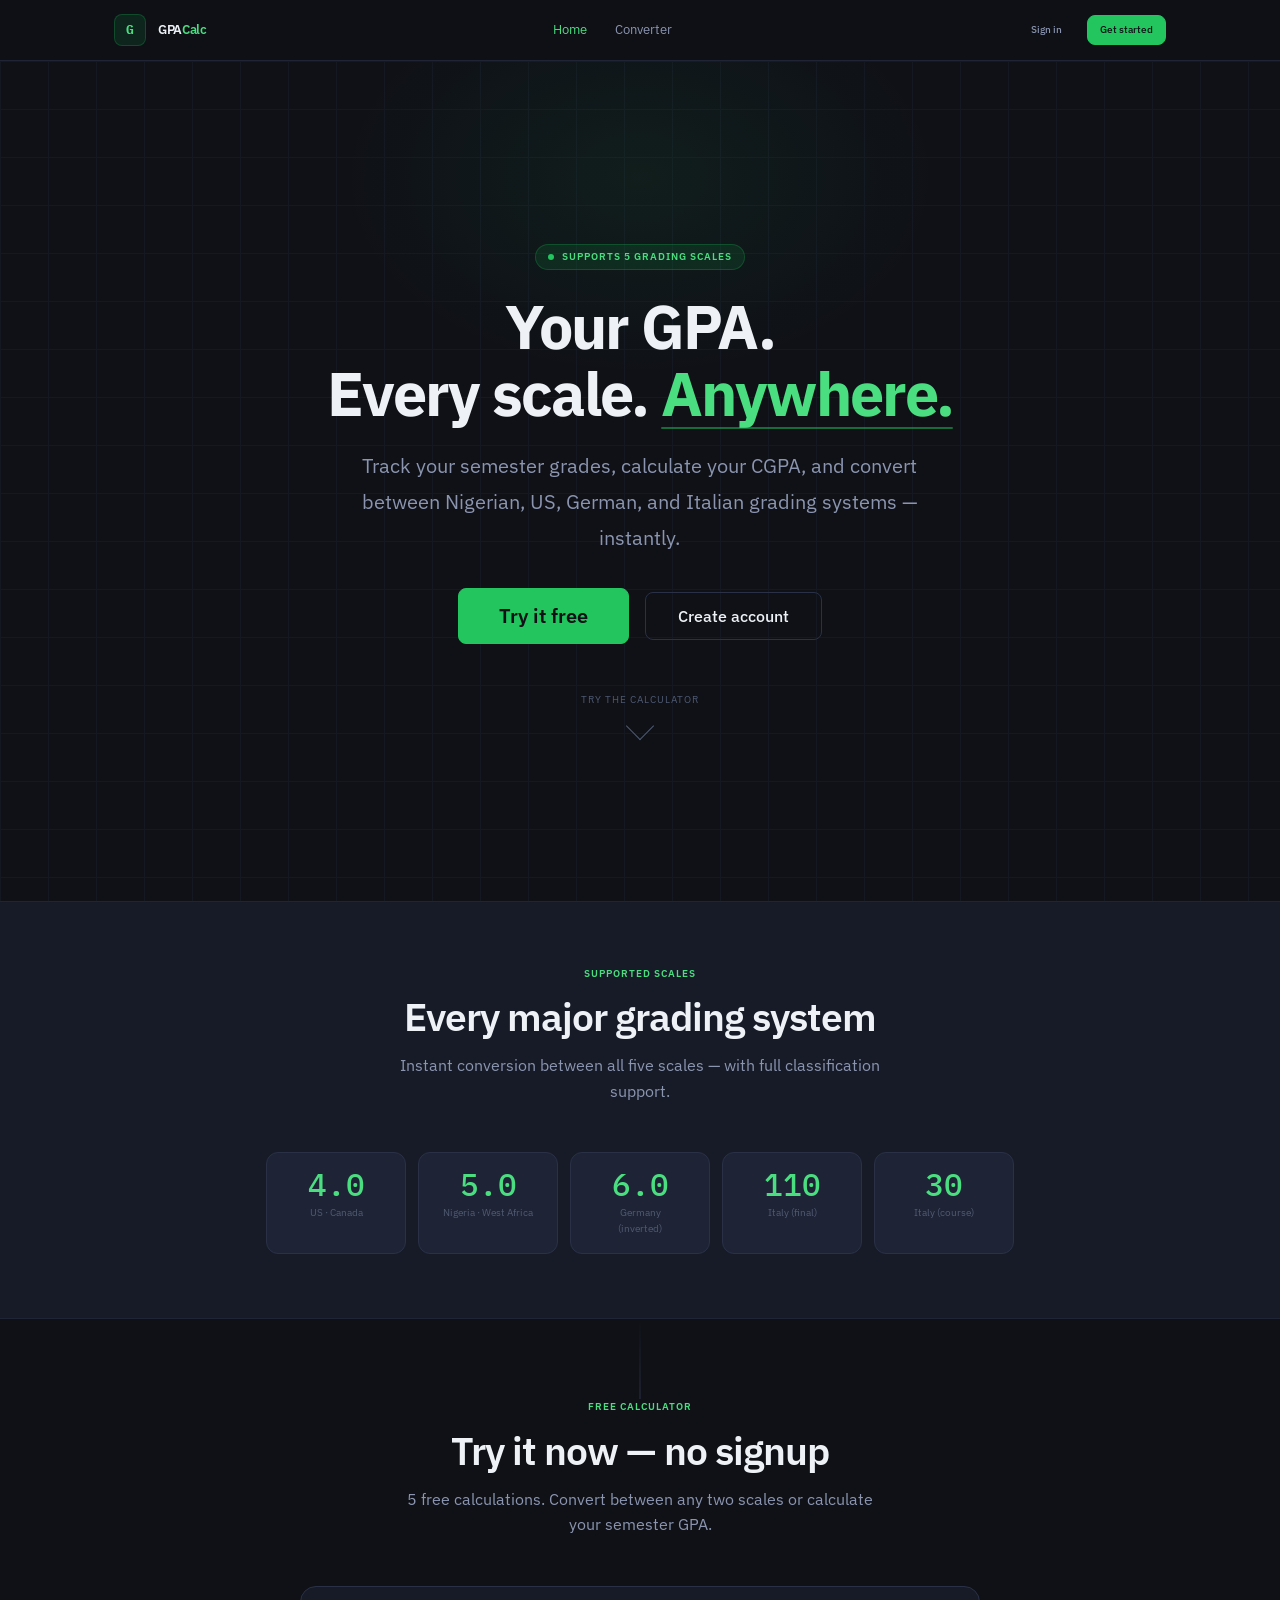
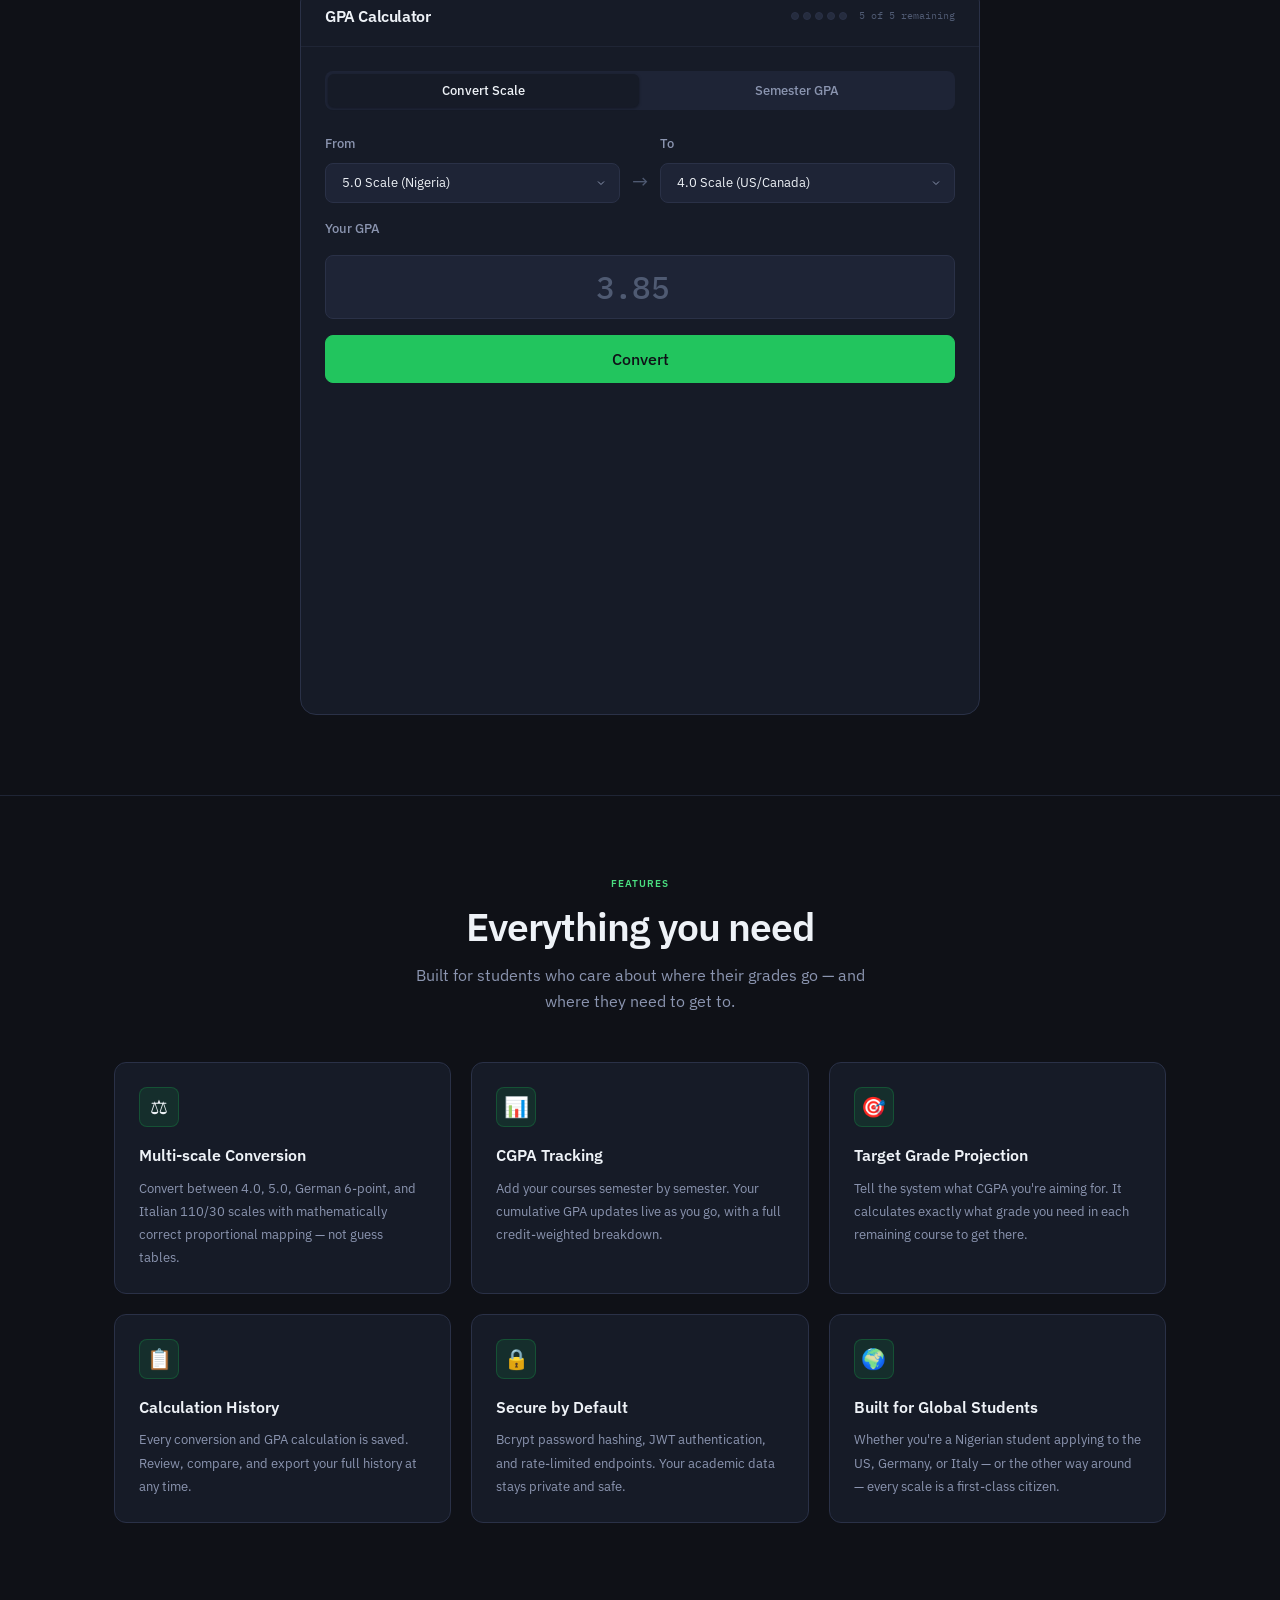
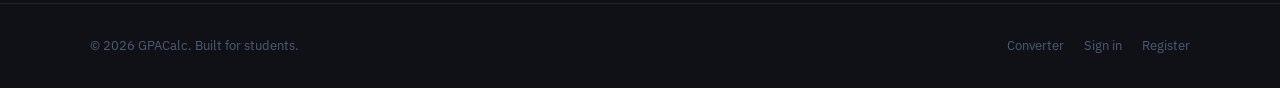
<file: frontend/index.html>
<!DOCTYPE html>
<html lang="en">
<head>
  <meta charset="UTF-8" />
  <meta name="viewport" content="width=device-width, initial-scale=1.0" />
  <title>GPA Calc — Track, Convert & Project Your GPA</title>
  <meta name="description" content="Calculate your CGPA, convert between grading scales, and project future grades. Built for Nigerian and international students." />
  <link rel="stylesheet" href="css/main.css" />
  <style>
    /* ── Landing-specific styles ── */

    /* Hero */
    .hero {
      min-height: calc(100vh - 60px);
      display: flex;
      flex-direction: column;
      align-items: center;
      justify-content: center;
      padding: var(--space-20) var(--space-6) var(--space-16);
      position: relative;
      overflow: hidden;
    }

    /* Subtle grid background */
    .hero::before {
      content: '';
      position: absolute;
      inset: 0;
      background-image:
        linear-gradient(var(--border-subtle) 1px, transparent 1px),
        linear-gradient(90deg, var(--border-subtle) 1px, transparent 1px);
      background-size: 48px 48px;
      opacity: 0.35;
      pointer-events: none;
    }

    /* Green radial glow behind hero */
    .hero::after {
      content: '';
      position: absolute;
      top: -10%;
      left: 50%;
      transform: translateX(-50%);
      width: 600px;
      height: 400px;
      background: radial-gradient(ellipse, rgba(34,197,94,0.07) 0%, transparent 70%);
      pointer-events: none;
    }

    .hero-inner {
      position: relative;
      z-index: 1;
      text-align: center;
      max-width: 720px;
    }

    .hero-eyebrow {
      display: inline-flex;
      align-items: center;
      gap: var(--space-2);
      padding: var(--space-1) var(--space-3);
      background: var(--accent-dim);
      border: 1px solid var(--accent-border);
      border-radius: var(--radius-full);
      font-size: var(--text-xs);
      font-weight: 600;
      letter-spacing: var(--tracking-wider);
      text-transform: uppercase;
      color: var(--accent-text);
      margin-bottom: var(--space-6);
    }

    .hero-eyebrow .dot {
      width: 6px;
      height: 6px;
      background: var(--accent);
      border-radius: 50%;
      animation: pulse 2s infinite;
    }

    .hero-title {
      font-size: clamp(2.2rem, 6vw, 3.8rem);
      font-weight: 700;
      line-height: 1.1;
      letter-spacing: -0.03em;
      color: var(--text-primary);
      margin-bottom: var(--space-5);
    }

    .hero-title .accent-word {
      color: var(--accent-text);
      position: relative;
    }

    .hero-title .accent-word::after {
      content: '';
      position: absolute;
      bottom: 4px;
      left: 0;
      right: 0;
      height: 2px;
      background: var(--accent);
      opacity: 0.5;
      border-radius: 2px;
    }

    .hero-sub {
      font-size: var(--text-md);
      color: var(--text-secondary);
      line-height: var(--leading-loose);
      margin-bottom: var(--space-8);
      max-width: 560px;
      margin-left: auto;
      margin-right: auto;
    }

    .hero-actions {
      display: flex;
      align-items: center;
      justify-content: center;
      gap: var(--space-4);
      flex-wrap: wrap;
    }

    .hero-scroll-hint {
      margin-top: var(--space-12);
      display: flex;
      flex-direction: column;
      align-items: center;
      gap: var(--space-2);
      color: var(--text-muted);
      font-size: var(--text-xs);
      letter-spacing: var(--tracking-wider);
      text-transform: uppercase;
      cursor: pointer;
      transition: color var(--transition-fast);
      animation: fadeIn 1s ease 1s both;
    }

    .hero-scroll-hint:hover { color: var(--text-secondary); }

    .scroll-arrow {
      width: 20px;
      height: 20px;
      border-right: 1.5px solid currentColor;
      border-bottom: 1.5px solid currentColor;
      transform: rotate(45deg);
      animation: bounce 2s infinite;
    }

    @keyframes bounce {
      0%, 100% { transform: rotate(45deg) translateY(0); }
      50%       { transform: rotate(45deg) translateY(4px); }
    }

    /* ── Guest calculator section ── */
    .calculator-section {
      padding: var(--space-20) var(--space-6);
      background: var(--bg-base);
      position: relative;
    }

    .calculator-section::before {
      content: '';
      position: absolute;
      top: 0;
      left: 50%;
      transform: translateX(-50%);
      width: 1px;
      height: var(--space-20);
      background: linear-gradient(to bottom, transparent, var(--border-default));
    }

    .section-heading {
      text-align: center;
      margin-bottom: var(--space-12);
    }

    .section-heading .section-label {
      font-size: var(--text-xs);
      font-weight: 600;
      letter-spacing: var(--tracking-wider);
      text-transform: uppercase;
      color: var(--accent-text);
      margin-bottom: var(--space-3);
    }

    .section-heading h2 {
      font-size: var(--text-2xl);
      letter-spacing: -0.025em;
      margin-bottom: var(--space-3);
    }

    .section-heading p {
      font-size: var(--text-base);
      color: var(--text-secondary);
      max-width: 480px;
      margin: 0 auto;
    }

    /* Guest calc card */
    .guest-calc-card {
      background: var(--bg-surface);
      border: 1px solid var(--border-default);
      border-radius: var(--radius-xl);
      overflow: hidden;
      max-width: 680px;
      margin: 0 auto;
    }

    .guest-calc-header {
      padding: var(--space-5) var(--space-6);
      border-bottom: 1px solid var(--border-subtle);
      display: flex;
      align-items: center;
      justify-content: space-between;
    }

    .guest-calc-header h3 {
      font-size: var(--text-base);
      font-weight: 600;
    }

    .guest-calc-body {
      padding: var(--space-6);
    }

    /* Tab switcher — Convert / Calculate */
    .calc-tabs {
      display: flex;
      background: var(--bg-elevated);
      border-radius: var(--radius-md);
      padding: 3px;
      margin-bottom: var(--space-6);
      gap: 3px;
    }

    .calc-tab {
      flex: 1;
      padding: var(--space-2) var(--space-3);
      border: none;
      background: transparent;
      border-radius: calc(var(--radius-md) - 2px);
      font-size: var(--text-sm);
      font-weight: 500;
      color: var(--text-secondary);
      cursor: pointer;
      transition: all var(--transition-fast);
    }

    .calc-tab.active {
      background: var(--bg-surface);
      color: var(--text-primary);
      box-shadow: var(--shadow-sm);
    }

    /* Convert tab */
    .tab-panel { display: none; }
    .tab-panel.active { display: block; }

    .convert-grid {
      display: grid;
      grid-template-columns: 1fr auto 1fr;
      gap: var(--space-3);
      align-items: end;
      margin-bottom: var(--space-4);
    }

    .convert-arrow {
      display: flex;
      align-items: center;
      justify-content: center;
      height: 40px;
      color: var(--text-muted);
      font-size: var(--text-md);
      padding-bottom: 2px;
      user-select: none;
    }

    .gpa-input-row {
      margin-bottom: var(--space-4);
    }

    .gpa-input-row .form-label {
      margin-bottom: var(--space-2);
    }

    /* Result */
    .calc-result {
      margin-top: var(--space-5);
      opacity: 0;
      transform: translateY(8px);
      transition: all var(--transition-base);
      pointer-events: none;
    }

    .calc-result.visible {
      opacity: 1;
      transform: translateY(0);
      pointer-events: all;
    }

    /* Conversion result table */
    .conversion-table {
      border: 1px solid var(--border-subtle);
      border-radius: var(--radius-md);
      overflow: hidden;
    }

    .conversion-table-row {
      display: grid;
      grid-template-columns: 1fr 1fr 1fr;
      padding: var(--space-3) var(--space-4);
      border-bottom: 1px solid var(--border-subtle);
      align-items: center;
      transition: background var(--transition-fast);
    }

    .conversion-table-row:last-child { border-bottom: none; }
    .conversion-table-row:hover { background: var(--bg-elevated); }

    .conversion-table-row.highlighted {
      background: var(--accent-dim);
      border-color: var(--accent-border);
    }

    .conversion-table-row.header {
      background: var(--bg-overlay);
      font-size: var(--text-xs);
      font-weight: 600;
      letter-spacing: var(--tracking-wider);
      text-transform: uppercase;
      color: var(--text-muted);
    }

    .ct-scale { font-size: var(--text-sm); color: var(--text-secondary); }
    .ct-value {
      font-family: var(--font-mono);
      font-size: var(--text-base);
      font-weight: 500;
      color: var(--text-primary);
    }
    .ct-value.accent { color: var(--accent-text); font-size: var(--text-md); }
    .ct-region { font-size: var(--text-xs); color: var(--text-muted); text-align: right; }

    /* Signup nudge — shown when 5 calcs used */
    .signup-nudge {
      margin-top: var(--space-5);
      padding: var(--space-5);
      background: var(--accent-dim);
      border: 1px solid var(--accent-border);
      border-radius: var(--radius-lg);
      display: none;
      animation: fadeUp 0.4s ease forwards;
    }

    .signup-nudge.visible { display: block; }

    .signup-nudge h4 {
      font-size: var(--text-base);
      margin-bottom: var(--space-2);
    }

    .signup-nudge p {
      font-size: var(--text-sm);
      color: var(--text-secondary);
      margin-bottom: var(--space-4);
    }

    .signup-nudge-actions {
      display: flex;
      gap: var(--space-3);
      flex-wrap: wrap;
    }

    /* ── Features section ── */
    .features-section {
      padding: var(--space-20) var(--space-6);
      border-top: 1px solid var(--border-subtle);
    }

    .features-grid {
      display: grid;
      grid-template-columns: repeat(3, 1fr);
      gap: var(--space-5);
      margin-top: var(--space-12);
    }

    .feature-card {
      padding: var(--space-6);
      background: var(--bg-surface);
      border: 1px solid var(--border-default);
      border-radius: var(--radius-lg);
      transition: border-color var(--transition-base), transform var(--transition-base);
    }

    .feature-card:hover {
      border-color: var(--accent-border);
      transform: translateY(-2px);
    }

    .feature-icon {
      width: 40px;
      height: 40px;
      background: var(--accent-dim);
      border: 1px solid var(--accent-border);
      border-radius: var(--radius-md);
      display: flex;
      align-items: center;
      justify-content: center;
      font-size: var(--text-md);
      margin-bottom: var(--space-4);
    }

    .feature-title {
      font-size: var(--text-base);
      font-weight: 600;
      color: var(--text-primary);
      margin-bottom: var(--space-2);
    }

    .feature-desc {
      font-size: var(--text-sm);
      color: var(--text-secondary);
      line-height: var(--leading-loose);
    }

    /* ── Scales section ── */
    .scales-section {
      padding: var(--space-16) var(--space-6);
      background: var(--bg-surface);
      border-top: 1px solid var(--border-subtle);
      border-bottom: 1px solid var(--border-subtle);
    }

    .scales-row {
      display: flex;
      gap: var(--space-3);
      flex-wrap: wrap;
      justify-content: center;
      margin-top: var(--space-8);
    }

    .scale-pill {
      display: flex;
      flex-direction: column;
      align-items: center;
      gap: var(--space-1);
      padding: var(--space-4) var(--space-6);
      background: var(--bg-elevated);
      border: 1px solid var(--border-default);
      border-radius: var(--radius-lg);
      min-width: 140px;
      transition: all var(--transition-fast);
    }

    .scale-pill:hover {
      border-color: var(--accent-border);
      background: var(--accent-dim);
    }

    .scale-pill .scale-value {
      font-family: var(--font-mono);
      font-size: var(--text-xl);
      font-weight: 500;
      color: var(--accent-text);
      line-height: 1;
    }

    .scale-pill .scale-name {
      font-size: var(--text-xs);
      color: var(--text-muted);
      text-align: center;
    }

    /* ── Footer ── */
    .site-footer {
      padding: var(--space-8) var(--space-6);
      border-top: 1px solid var(--border-subtle);
    }

    .footer-inner {
      max-width: var(--content-max);
      margin: 0 auto;
      display: flex;
      align-items: center;
      justify-content: space-between;
      flex-wrap: wrap;
      gap: var(--space-4);
    }

    .footer-copy {
      font-size: var(--text-sm);
      color: var(--text-muted);
    }

    .footer-links {
      display: flex;
      gap: var(--space-5);
    }

    .footer-links a {
      font-size: var(--text-sm);
      color: var(--text-muted);
      transition: color var(--transition-fast);
    }

    .footer-links a:hover { color: var(--text-secondary); }

    /* Entry animations */
    .hero-eyebrow  { animation: fadeUp 0.5s ease 0.1s both; }
    .hero-title    { animation: fadeUp 0.5s ease 0.2s both; }
    .hero-sub      { animation: fadeUp 0.5s ease 0.3s both; }
    .hero-actions  { animation: fadeUp 0.5s ease 0.4s both; }

    @media (max-width: 760px) {
      .features-grid { grid-template-columns: 1fr; }
      .convert-grid  { grid-template-columns: 1fr; }
      .convert-arrow { display: none; }
      .hero-title { font-size: 2rem; }
    }
  </style>
</head>
<body class="page-full">

  <!-- ═══════════════════════════════════════════
       TOP NAVIGATION
  ════════════════════════════════════════════ -->
  <nav class="nav-public">
    <div class="nav-public-inner">

      <!-- Logo -->
      <a href="index.html" class="sidebar-logo" style="border:none; padding:0; text-decoration:none;">
        <div class="logo-mark">
          <div class="logo-icon">G</div>
          <span class="logo-text">GPA<span>Calc</span></span>
        </div>
      </a>

      <!-- Nav links -->
      <div class="nav-public-links">
        <a href="index.html"     class="nav-public-link active">Home</a>
        <a href="converter.html" class="nav-public-link">Converter</a>
      </div>

      <!-- Auth actions -->
      <div class="nav-public-actions">
        <a href="auth.html" class="btn btn-ghost btn-sm">Sign in</a>
        <a href="auth?mode=register" class="btn btn-primary btn-sm">Get started</a>
      </div>

    </div>
  </nav>


  <!-- ═══════════════════════════════════════════
       HERO SECTION
  ════════════════════════════════════════════ -->
  <section class="hero">
    <div class="hero-inner">

      <div class="hero-eyebrow">
        <span class="dot"></span>
        Supports 5 grading scales
      </div>

      <h1 class="hero-title">
        Your GPA.<br>
        Every scale. <span class="accent-word">Anywhere.</span>
      </h1>

      <p class="hero-sub">
        Track your semester grades, calculate your CGPA, and convert between Nigerian,
        US, German, and Italian grading systems — instantly.
      </p>

      <div class="hero-actions">
        <a href="#calculator" class="btn btn-primary btn-xl" id="try-free-btn">
          Try it free
        </a>
        <a href="auth?mode=register" class="btn btn-secondary btn-lg">
          Create account
        </a>
      </div>

    </div>

    <div class="hero-scroll-hint" onclick="document.getElementById('calculator').scrollIntoView({behavior:'smooth'})">
      <span>Try the calculator</span>
      <span class="scroll-arrow"></span>
    </div>
  </section>


  <!-- ═══════════════════════════════════════════
       SCALES STRIP
  ════════════════════════════════════════════ -->
  <section class="scales-section">
    <div class="container">
      <div class="section-heading">
        <div class="section-label">Supported Scales</div>
        <h2>Every major grading system</h2>
        <p>Instant conversion between all five scales — with full classification support.</p>
      </div>

      <div class="scales-row">
        <div class="scale-pill">
          <span class="scale-value">4.0</span>
          <span class="scale-name">US · Canada</span>
        </div>
        <div class="scale-pill">
          <span class="scale-value">5.0</span>
          <span class="scale-name">Nigeria · West Africa</span>
        </div>
        <div class="scale-pill">
          <span class="scale-value">6.0</span>
          <span class="scale-name">Germany<br>(inverted)</span>
        </div>
        <div class="scale-pill">
          <span class="scale-value">110</span>
          <span class="scale-name">Italy (final)</span>
        </div>
        <div class="scale-pill">
          <span class="scale-value">30</span>
          <span class="scale-name">Italy (course)</span>
        </div>
      </div>
    </div>
  </section>


  <!-- ═══════════════════════════════════════════
       GUEST CALCULATOR
  ════════════════════════════════════════════ -->
  <section class="calculator-section" id="calculator">
    <div class="container">

      <div class="section-heading">
        <div class="section-label">Free Calculator</div>
        <h2>Try it now — no signup</h2>
        <p>5 free calculations. Convert between any two scales or calculate your semester GPA.</p>
      </div>

      <div class="guest-calc-card">

        <!-- Card header with usage meter -->
        <div class="guest-calc-header">
          <h3>GPA Calculator</h3>
          <div id="calc-meter-container">
            <!-- populated by JS -->
          </div>
        </div>

        <div class="guest-calc-body">

          <!-- Tab switcher -->
          <div class="calc-tabs">
            <button class="calc-tab active" data-tab="convert">Convert Scale</button>
            <button class="calc-tab" data-tab="semester">Semester GPA</button>
          </div>

          <!-- ── CONVERT TAB ── -->
          <div class="tab-panel active" id="tab-convert">

            <div class="convert-grid">
              <div class="form-group">
                <label class="form-label" for="from-scale">From</label>
                <select class="select" id="from-scale">
                  <option value="5.0">5.0 Scale (Nigeria)</option>
                  <option value="4.0">4.0 Scale (US/Canada)</option>
                  <option value="6.0_DE">6-Point (Germany)</option>
                  <option value="110">110 Scale (Italy)</option>
                  <option value="30">30 Scale (Italy)</option>
                </select>
              </div>

              <div class="convert-arrow">→</div>

              <div class="form-group">
                <label class="form-label" for="to-scale">To</label>
                <select class="select" id="to-scale">
                  <option value="4.0">4.0 Scale (US/Canada)</option>
                  <option value="5.0">5.0 Scale (Nigeria)</option>
                  <option value="6.0_DE">6-Point (Germany)</option>
                  <option value="110">110 Scale (Italy)</option>
                  <option value="30">30 Scale (Italy)</option>
                </select>
              </div>
            </div>

            <div class="gpa-input-row form-group">
              <label class="form-label" for="gpa-input">Your GPA</label>
              <input
                type="number"
                id="gpa-input"
                class="input input-gpa"
                placeholder="3.85"
                min="0"
                max="200"
                step="0.01"
              />
              <div class="inline-error" id="gpa-input-error"></div>
            </div>

            <button class="btn btn-primary btn-full btn-lg" id="convert-btn">
              Convert
            </button>

            <!-- Convert result -->
            <div class="calc-result" id="convert-result">
              <div class="result-panel">
                <div class="result-label">Converted GPA</div>
                <div class="result-number" id="convert-result-number">—</div>
                <div class="result-scale" id="convert-result-scale"></div>
                <div class="result-classification" id="convert-result-class"></div>
              </div>

              <!-- All-scale breakdown -->
              <div style="margin-top: var(--space-4);">
                <div class="label" style="margin-bottom: var(--space-3); padding: 0 var(--space-1);">
                  Equivalent across all scales
                </div>
                <div class="conversion-table" id="all-scales-table">
                  <div class="conversion-table-row header">
                    <span>Scale</span>
                    <span>Value</span>
                    <span style="text-align:right">Region</span>
                  </div>
                  <!-- Rows injected by JS -->
                </div>
              </div>
            </div>

          </div><!-- /tab-convert -->

          <!-- ── SEMESTER GPA TAB ── -->
          <div class="tab-panel" id="tab-semester">

            <div class="form-group" style="margin-bottom: var(--space-4);">
              <label class="form-label" for="sem-scale">Grading Scale</label>
              <select class="select" id="sem-scale">
                <option value="5.0">5.0 Scale (Nigeria)</option>
                <option value="4.0">4.0 Scale (US/Canada)</option>
                <option value="6.0_DE">6-Point (Germany)</option>
                <option value="110">110 Scale (Italy)</option>
                <option value="30">30 Scale (Italy)</option>
              </select>
            </div>

            <!-- Course rows -->
            <div id="course-rows">
              <!-- injected by JS -->
            </div>

            <button class="btn btn-ghost btn-sm" id="add-course-btn" style="margin-top: var(--space-2);">
              + Add course
            </button>

            <button class="btn btn-primary btn-full btn-lg" id="calc-gpa-btn" style="margin-top: var(--space-4);">
              Calculate GPA
            </button>

            <!-- Semester result -->
            <div class="calc-result" id="semester-result">
              <div class="result-panel">
                <div class="result-label">Semester GPA</div>
                <div class="result-number" id="sem-result-number">—</div>
                <div class="result-scale" id="sem-result-scale"></div>
                <div class="result-classification" id="sem-result-class"></div>
              </div>
            </div>

          </div><!-- /tab-semester -->

          <!-- Signup nudge (shown when calcs exhausted) -->
          <div class="signup-nudge" id="signup-nudge">
            <h4>You've used your 5 free calculations</h4>
            <p>
              Create a free account to unlock unlimited calculations, semester tracking,
              full conversion history, and GPA projections.
            </p>
            <div class="signup-nudge-actions">
              <a href="auth?mode=register" class="btn btn-primary">Create free account</a>
              <a href="auth.html" class="btn btn-secondary">Sign in</a>
            </div>
          </div>

        </div><!-- /guest-calc-body -->
      </div><!-- /guest-calc-card -->

    </div>
  </section>


  <!-- ═══════════════════════════════════════════
       FEATURES
  ════════════════════════════════════════════ -->
  <section class="features-section">
    <div class="container">
      <div class="section-heading">
        <div class="section-label">Features</div>
        <h2>Everything you need</h2>
        <p>Built for students who care about where their grades go — and where they need to get to.</p>
      </div>

      <div class="features-grid stagger-children">
        <div class="feature-card">
          <div class="feature-icon">⚖</div>
          <div class="feature-title">Multi-scale Conversion</div>
          <p class="feature-desc">
            Convert between 4.0, 5.0, German 6-point, and Italian 110/30 scales with
            mathematically correct proportional mapping — not guess tables.
          </p>
        </div>

        <div class="feature-card">
          <div class="feature-icon">📊</div>
          <div class="feature-title">CGPA Tracking</div>
          <p class="feature-desc">
            Add your courses semester by semester. Your cumulative GPA updates live as
            you go, with a full credit-weighted breakdown.
          </p>
        </div>

        <div class="feature-card">
          <div class="feature-icon">🎯</div>
          <div class="feature-title">Target Grade Projection</div>
          <p class="feature-desc">
            Tell the system what CGPA you're aiming for. It calculates exactly what
            grade you need in each remaining course to get there.
          </p>
        </div>

        <div class="feature-card">
          <div class="feature-icon">📋</div>
          <div class="feature-title">Calculation History</div>
          <p class="feature-desc">
            Every conversion and GPA calculation is saved. Review, compare, and
            export your full history at any time.
          </p>
        </div>

        <div class="feature-card">
          <div class="feature-icon">🔒</div>
          <div class="feature-title">Secure by Default</div>
          <p class="feature-desc">
            Bcrypt password hashing, JWT authentication, and rate-limited endpoints.
            Your academic data stays private and safe.
          </p>
        </div>

        <div class="feature-card">
          <div class="feature-icon">🌍</div>
          <div class="feature-title">Built for Global Students</div>
          <p class="feature-desc">
            Whether you're a Nigerian student applying to the US, Germany, or Italy —
            or the other way around — every scale is a first-class citizen.
          </p>
        </div>
      </div>
    </div>
  </section>


  <!-- ═══════════════════════════════════════════
       FOOTER
  ════════════════════════════════════════════ -->
  <footer class="site-footer">
    <div class="footer-inner">
      <span class="footer-copy">© <span id="footer-year"></span> GPACalc. Built for students.</span>
      <div class="footer-links">
        <a href="converter.html">Converter</a>
        <a href="auth.html">Sign in</a>
        <a href="auth?mode=register">Register</a>
      </div>
    </div>
  </footer>


  <!-- ═══════════════════════════════════════════
       SCRIPTS
  ════════════════════════════════════════════ -->
  <script src="js/utils.js"></script>
  <script src="config.js"></script>
<script src="js/api.js"></script>
  <script src="js/auth.js"></script>
  <script>
  (() => {
    'use strict';

    // ── Scale metadata ──
    const SCALES = {
      '4.0':    { label: '4.0 Scale',     region: 'US · Canada',        max: 4.0  },
      '5.0':    { label: '5.0 Scale',     region: 'Nigeria · W. Africa', max: 5.0  },
      '6.0_DE': { label: '6.0 Scale (DE)',region: 'Germany',            max: 6.0  },
      '110':    { label: '110 Scale',      region: 'Italy (final)',       max: 110  },
      '30':     { label: '30 Scale',       region: 'Italy (course)',      max: 30   },
    };

    const GRADE_OPTIONS = {
      '4.0':    ['A (4.0)', 'A- (3.7)', 'B+ (3.3)', 'B (3.0)', 'B- (2.7)', 'C+ (2.3)', 'C (2.0)', 'C- (1.7)', 'D (1.0)', 'F (0.0)'],
      '5.0':    ['A (5.0)', 'B (4.0)', 'C (3.0)', 'D (2.0)', 'E (1.0)', 'F (0.0)'],
      '6.0_DE': ['1.0', '1.3', '1.7', '2.0', '2.3', '2.7', '3.0', '3.3', '3.7', '4.0', '5.0'],
      '110':    ['110', '105', '100', '95', '90', '85', '80', '75', '70', '66'],
      '30':     ['30', '28', '27', '25', '24', '22', '21', '19', '18'],
    };

    // ── State ──
    let courses = [
      { id: 1, name: '', credits: 3, grade: '' },
      { id: 2, name: '', credits: 3, grade: '' },
    ];
    let courseIdCounter = 3;
    let calcsUsed = Api.guest.getCalcCount();
    const MAX_CALCS = 5;

    // ── DOM refs ──
    const meterContainer  = document.getElementById('calc-meter-container');
    const signupNudge     = document.getElementById('signup-nudge');
    const convertBtn      = document.getElementById('convert-btn');
    const calcGpaBtn      = document.getElementById('calc-gpa-btn');
    const convertResult   = document.getElementById('convert-result');
    const semesterResult  = document.getElementById('semester-result');

    // ── Init ──
    function init() {
      renderMeter();
      renderCourseRows();
      attachTabHandlers();
      attachConvertHandler();
      attachSemesterHandler();
      handleHeroScroll();

      // If already logged in, redirect dashboard
      if (Auth.isLoggedIn()) {
        document.querySelector('.hero-actions').innerHTML = `
          <a href="dashboard.html" class="btn btn-primary btn-xl">Go to dashboard</a>
        `;
      }
    }

    // ── Calc meter ──
    function renderMeter() {
      meterContainer.innerHTML = Utils.calcMeterHTML(calcsUsed, MAX_CALCS);
      if (calcsUsed >= MAX_CALCS) {
        signupNudge.classList.add('visible');
        convertBtn.disabled = true;
        calcGpaBtn.disabled = true;
      }
    }

    function bumpCalc(newCount) {
      calcsUsed = newCount;
      renderMeter();
    }

    // ── Tab switching ──
    function attachTabHandlers() {
      document.querySelectorAll('.calc-tab').forEach(tab => {
        tab.addEventListener('click', () => {
          const target = tab.dataset.tab;
          document.querySelectorAll('.calc-tab').forEach(t => t.classList.remove('active'));
          document.querySelectorAll('.tab-panel').forEach(p => p.classList.remove('active'));
          tab.classList.add('active');
          document.getElementById(`tab-${target}`).classList.add('active');
        });
      });
    }

    // ── Hero scroll CTA ──
    function handleHeroScroll() {
      document.getElementById('try-free-btn').addEventListener('click', (e) => {
        e.preventDefault();
        document.getElementById('calculator').scrollIntoView({ behavior: 'smooth' });
        setTimeout(() => document.getElementById('gpa-input').focus(), 600);
      });
    }

    // ── Convert handler ──
    function attachConvertHandler() {
      convertBtn.addEventListener('click', handleConvert);
      document.getElementById('gpa-input').addEventListener('keydown', (e) => {
        if (e.key === 'Enter') handleConvert();
      });
    }

    async function handleConvert() {
      if (calcsUsed >= MAX_CALCS) return;

      const gpaInput  = document.getElementById('gpa-input');
      const fromScale = document.getElementById('from-scale').value;
      const toScale   = document.getElementById('to-scale').value;
      const gpaVal    = parseFloat(gpaInput.value);

      // Client-side validation
      Utils.clearError('gpa-input');
      if (isNaN(gpaVal) || gpaVal < 0) {
        Utils.showError('gpa-input', 'Please enter a valid GPA value.');
        return;
      }

      const scale = SCALES[fromScale];
      if (gpaVal > scale.max) {
        Utils.showError('gpa-input', `Maximum GPA on ${scale.label} is ${scale.max}.`);
        return;
      }

      // Ensure guest session (for the 5-calc limit)
      const { error: sessionError } = await Api.guest.ensureSession();
      if (sessionError) { Utils.toast('Could not start session. Try again.', 'error'); return; }

      // Check limit client-side before hitting API
      if (calcsUsed >= MAX_CALCS) return;

      Utils.setLoading(convertBtn, true);

      // Use the real convert endpoint — routes to /guest/convert automatically for guests
      const { data: convertData, error: convertError } = await Api.calculations.convert({
        gpa: gpaVal,
        from_scale: fromScale,
        to_scale: toScale,
      });

      if (convertError) {
        Utils.setLoading(convertBtn, false);
        Utils.toast(convertError, 'error');
        return;
      }

      Utils.setLoading(convertBtn, false);

      // calc_count is returned directly from /guest/convert
      const newCount = convertData?.calc_count ?? (calcsUsed + 1);
      bumpCalc(newCount);
      renderConvertResult(gpaVal, fromScale, toScale, convertData);
    }

    function renderConvertResult(inputGPA, fromScale, toScale, data) {
      const resultPanel  = document.getElementById('convert-result');
      const numberEl     = document.getElementById('convert-result-number');
      const scaleEl      = document.getElementById('convert-result-scale');
      const classEl      = document.getElementById('convert-result-class');
      const tableEl      = document.getElementById('all-scales-table');

      // Show the panel
      resultPanel.classList.add('visible');

      // Animate the primary result
      const converted = data.converted ?? data.result ?? 0;
      const panel = resultPanel.querySelector('.result-panel');
      panel.classList.remove('reveal');
      void panel.offsetWidth;
      panel.classList.add('reveal');

      Utils.countUp(numberEl, converted, { decimals: 2, duration: 850 });
      scaleEl.textContent = SCALES[toScale]?.label || toScale;

      if (data.classification) {
        classEl.innerHTML = Utils.classificationBadge(data.classification);
      } else {
        classEl.innerHTML = '';
      }

      // All-scales breakdown — build from the conversions array or compute client-side display
      const conversions = data.all_scales || [];
      let rowsHTML = `
        <div class="conversion-table-row header">
          <span>Scale</span><span>Value</span><span style="text-align:right">Region</span>
        </div>
      `;

      conversions.forEach(row => {
        const isTarget = row.scale === toScale;
        rowsHTML += `
          <div class="conversion-table-row ${isTarget ? 'highlighted' : ''}">
            <span class="ct-scale">${SCALES[row.scale]?.label || row.scale}</span>
            <span class="ct-value ${isTarget ? 'accent' : ''}">${Number(row.value).toFixed(2)}</span>
            <span class="ct-region">${SCALES[row.scale]?.region || ''}</span>
          </div>
        `;
      });

      // If API didn't return all_scales, show just the one conversion
      if (!conversions.length) {
        rowsHTML += `
          <div class="conversion-table-row highlighted">
            <span class="ct-scale">${SCALES[toScale]?.label || toScale}</span>
            <span class="ct-value accent">${converted.toFixed(2)}</span>
            <span class="ct-region">${SCALES[toScale]?.region || ''}</span>
          </div>
        `;
      }

      tableEl.innerHTML = rowsHTML;
      resultPanel.scrollIntoView({ behavior: 'smooth', block: 'nearest' });
    }

    // ── Semester GPA handler ──
    function attachSemesterHandler() {
      calcGpaBtn.addEventListener('click', handleCalcGPA);

      document.getElementById('add-course-btn').addEventListener('click', () => {
        courses.push({ id: courseIdCounter++, name: '', credits: 3, grade: '' });
        renderCourseRows();
      });

      document.getElementById('sem-scale').addEventListener('change', renderCourseRows);
    }

    function renderCourseRows() {
      const scale    = document.getElementById('sem-scale').value;
      const grades   = GRADE_OPTIONS[scale] || GRADE_OPTIONS['4.0'];
      const container = document.getElementById('course-rows');

      container.innerHTML = courses.map((course, idx) => `
        <div class="course-row" data-id="${course.id}" style="
          display: grid;
          grid-template-columns: 1fr 80px 120px 32px;
          gap: var(--space-2);
          margin-bottom: var(--space-2);
          align-items: center;
        ">
          <input
            class="input"
            placeholder="Course name (optional)"
            value="${course.name}"
            data-field="name"
            data-idx="${idx}"
          />
          <input
            class="input"
            type="number"
            placeholder="Credits"
            value="${course.credits}"
            min="1" max="12" step="1"
            data-field="credits"
            data-idx="${idx}"
            style="text-align:center"
          />
          <select class="select" data-field="grade" data-idx="${idx}">
            <option value="">Grade</option>
            ${grades.map(g => `<option value="${g}" ${course.grade === g ? 'selected' : ''}>${g}</option>`).join('')}
          </select>
          <button class="btn btn-ghost btn-sm remove-course" data-idx="${idx}" style="
            width:32px; height:32px; padding:0; color:var(--text-muted);
            font-size:var(--text-md); flex-shrink:0;
          " ${courses.length <= 1 ? 'disabled' : ''}>×</button>
        </div>
      `).join('');

      // Bind change handlers
      container.querySelectorAll('input, select').forEach(input => {
        input.addEventListener('change', (e) => {
          const idx   = parseInt(e.target.dataset.idx);
          const field = e.target.dataset.field;
          if (field === 'credits') courses[idx][field] = parseFloat(e.target.value) || 1;
          else courses[idx][field] = e.target.value;
        });
      });

      container.querySelectorAll('.remove-course').forEach(btn => {
        btn.addEventListener('click', (e) => {
          const idx = parseInt(e.currentTarget.dataset.idx);
          courses.splice(idx, 1);
          renderCourseRows();
        });
      });
    }

    async function handleCalcGPA() {
      if (calcsUsed >= MAX_CALCS) return;

      const scale = document.getElementById('sem-scale').value;

      // Validate: at least one course with grade + credits
      const valid = courses.filter(c => c.grade && c.credits > 0);
      if (!valid.length) {
        Utils.toast('Add at least one course with a grade and credits.', 'warning');
        return;
      }

      const { error: sessionError } = await Api.guest.ensureSession();
      if (sessionError) { Utils.toast('Could not start session. Try again.', 'error'); return; }

      Utils.setLoading(calcGpaBtn, true);

      // Compute semester GPA client-side — weighted average of grade points × credits
      // GRADE_OPTIONS entries are strings like 'A (4.0)' or '1.3' — extract numeric value
      const gradePoints = {};
      (GRADE_OPTIONS[scale] || GRADE_OPTIONS['4.0']).forEach(entry => {
        const match = String(entry).match(/\(([0-9.]+)\)/);
        const code  = String(entry).split(' ')[0].replace(/[()]/g, '');
        gradePoints[code] = match ? parseFloat(match[1]) : parseFloat(entry) || 0;
      });

      let totalPoints  = 0;
      let totalCredits = 0;

      valid.forEach(c => {
        const code = c.grade.split(' ')[0].replace(/[()]/g, '');
        totalPoints  += (gradePoints[code] ?? 0) * c.credits;
        totalCredits += c.credits;
      });

      const semGPA     = totalCredits > 0 ? totalPoints / totalCredits : 0;
      const scaleMax   = SCALES[scale]?.max ?? 4.0;
      const pct        = semGPA / scaleMax;
      const classification =
        pct >= 0.85 ? 'first' :
        pct >= 0.70 ? 'upper' :
        pct >= 0.55 ? 'lower' :
        pct >= 0.45 ? 'third' : 'fail';

      // Record via guest endpoint to increment the usage counter
      const { data: guestData, error: guestError } = await Api.guest.calculate(
        String(semGPA.toFixed(4)),
        scale
      );

      Utils.setLoading(calcGpaBtn, false);

      if (guestError && !guestError.toLowerCase().includes('limit')) {
        Utils.toast(guestError, 'error');
        return;
      }

      const newCount = guestData?.calc_count ?? (calcsUsed + 1);
      bumpCalc(newCount);

      const data = { result: semGPA, gpa: semGPA, classification };
      renderSemesterResult(data, scale);
    }

    function renderSemesterResult(data, scale) {
      const result = data.result ?? data.gpa ?? 0;
      semesterResult.classList.add('visible');

      const panel = semesterResult.querySelector('.result-panel');
      panel.classList.remove('reveal');
      void panel.offsetWidth;
      panel.classList.add('reveal');

      Utils.countUp(
        document.getElementById('sem-result-number'),
        result,
        { decimals: 2, duration: 850 }
      );

      document.getElementById('sem-result-scale').textContent = SCALES[scale]?.label || scale;

      const classEl = document.getElementById('sem-result-class');
      if (data.classification) {
        classEl.innerHTML = Utils.classificationBadge(data.classification);
      } else {
        classEl.innerHTML = '';
      }

      semesterResult.scrollIntoView({ behavior: 'smooth', block: 'nearest' });
    }

    // ── Boot ──
    init();

  })();
  </script>
  <script>document.getElementById('footer-year').textContent = new Date().getFullYear();</script>

</body>
</html>
</file>
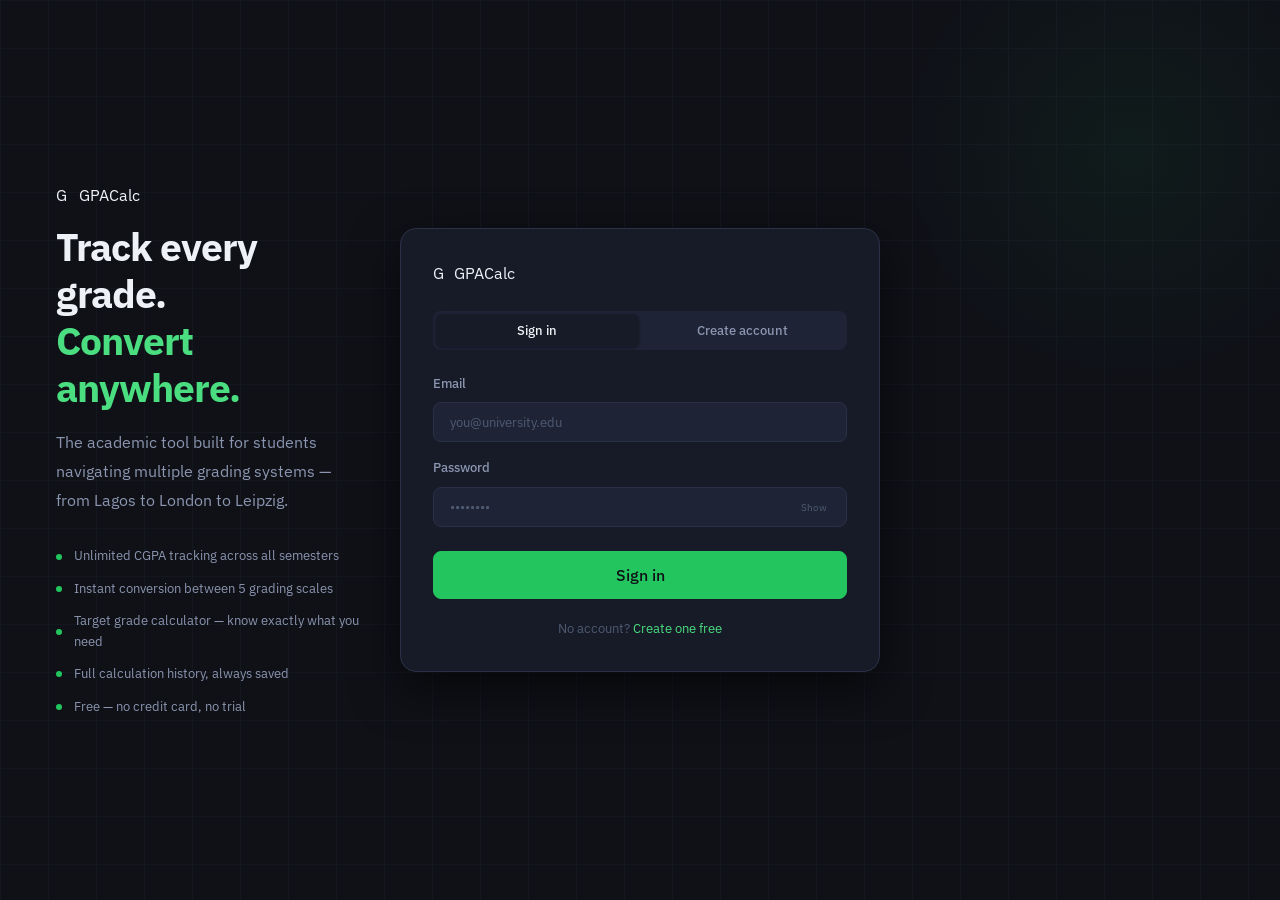
<file: frontend/auth.html>
<!DOCTYPE html>
<html lang="en">
<head>
  <meta charset="UTF-8" />
  <meta name="viewport" content="width=device-width, initial-scale=1.0" />
  <title>Sign in — GPACalc</title>
  <link rel="stylesheet" href="css/main.css" />
  <style>
    /* ── Auth page layout ── */
    body {
      min-height: 100vh;
      display: flex;
      flex-direction: column;
      background: var(--bg-base);
    }

    .auth-page {
      flex: 1;
      display: grid;
      grid-template-columns: 1fr 480px 1fr;
      grid-template-rows: 1fr;
      align-items: center;
      padding: var(--space-8) var(--space-6);
      position: relative;
      overflow: hidden;
      min-height: 100vh;
    }

    /* Grid background */
    .auth-page::before {
      content: '';
      position: absolute;
      inset: 0;
      background-image:
        linear-gradient(var(--border-subtle) 1px, transparent 1px),
        linear-gradient(90deg, var(--border-subtle) 1px, transparent 1px);
      background-size: 48px 48px;
      opacity: 0.3;
      pointer-events: none;
    }

    /* Green glow top-right */
    .auth-page::after {
      content: '';
      position: absolute;
      top: -100px;
      right: -100px;
      width: 500px;
      height: 500px;
      background: radial-gradient(ellipse, rgba(34,197,94,0.06) 0%, transparent 65%);
      pointer-events: none;
    }

    /* Left — brand panel (hidden on small screens) */
    .auth-brand {
      padding: var(--space-8);
      position: relative;
      z-index: 1;
      display: flex;
      flex-direction: column;
      justify-content: center;
      gap: var(--space-8);
    }

    .auth-brand-logo {
      display: flex;
      align-items: center;
      gap: var(--space-3);
      margin-bottom: var(--space-4);
    }

    .auth-brand h2 {
      font-size: var(--text-2xl);
      font-weight: 700;
      letter-spacing: var(--tracking-tight);
      line-height: 1.2;
      margin-bottom: var(--space-4);
    }

    .auth-brand h2 span { color: var(--accent-text); }

    .auth-brand p {
      font-size: var(--text-base);
      color: var(--text-secondary);
      line-height: var(--leading-loose);
      max-width: 340px;
    }

    .brand-features {
      display: flex;
      flex-direction: column;
      gap: var(--space-3);
    }

    .brand-feature {
      display: flex;
      align-items: center;
      gap: var(--space-3);
      font-size: var(--text-sm);
      color: var(--text-secondary);
    }

    .brand-feature-dot {
      width: 6px;
      height: 6px;
      border-radius: 50%;
      background: var(--accent);
      flex-shrink: 0;
    }

    /* Auth card */
    .auth-card {
      background: var(--bg-surface);
      border: 1px solid var(--border-default);
      border-radius: var(--radius-xl);
      padding: var(--space-8);
      position: relative;
      z-index: 1;
      box-shadow: var(--shadow-xl);
      animation: fadeUp 0.4s ease both;
    }

    /* Logo inside card */
    .card-logo {
      display: flex;
      align-items: center;
      gap: var(--space-3);
      margin-bottom: var(--space-6);
    }

    /* Tab toggle */
    .auth-tabs {
      display: flex;
      background: var(--bg-elevated);
      border-radius: var(--radius-md);
      padding: 3px;
      gap: 3px;
      margin-bottom: var(--space-6);
    }

    .auth-tab {
      flex: 1;
      padding: var(--space-2) var(--space-3);
      border: none;
      background: transparent;
      border-radius: calc(var(--radius-md) - 2px);
      font-family: var(--font-sans);
      font-size: var(--text-sm);
      font-weight: 500;
      color: var(--text-secondary);
      cursor: pointer;
      transition: all var(--transition-fast);
    }

    .auth-tab.active {
      background: var(--bg-surface);
      color: var(--text-primary);
      box-shadow: var(--shadow-sm);
    }

    /* Form panels */
    .auth-panel { display: none; }
    .auth-panel.active { display: block; }

    /* Form fields */
    .auth-form {
      display: flex;
      flex-direction: column;
      gap: var(--space-4);
    }

    .auth-field {
      display: flex;
      flex-direction: column;
      gap: var(--space-2);
    }

    .auth-label {
      font-size: var(--text-sm);
      font-weight: 500;
      color: var(--text-secondary);
    }

    /* Password wrapper — for show/hide toggle */
    .password-wrapper {
      position: relative;
    }

    .password-wrapper .input {
      padding-right: var(--space-10);
    }

    .pw-toggle {
      position: absolute;
      right: var(--space-3);
      top: 50%;
      transform: translateY(-50%);
      background: none;
      border: none;
      color: var(--text-muted);
      cursor: pointer;
      font-size: var(--text-xs);
      font-family: var(--font-sans);
      padding: var(--space-1) var(--space-2);
      border-radius: var(--radius-sm);
      transition: color var(--transition-fast);
    }

    .pw-toggle:hover { color: var(--text-secondary); }

    /* Scale picker — register form */
    .scale-picker {
      display: grid;
      grid-template-columns: repeat(3, 1fr);
      gap: var(--space-2);
    }

    .scale-pick-btn {
      padding: var(--space-3) var(--space-2);
      background: var(--bg-elevated);
      border: 1px solid var(--border-default);
      border-radius: var(--radius-md);
      cursor: pointer;
      text-align: center;
      transition: all var(--transition-fast);
      font-family: var(--font-sans);
    }

    .scale-pick-btn:hover {
      border-color: var(--border-strong);
    }

    .scale-pick-btn.selected {
      background: var(--accent-dim);
      border-color: var(--accent-border);
    }

    .scale-pick-btn .spb-val {
      font-family: var(--font-mono);
      font-size: var(--text-base);
      font-weight: 500;
      color: var(--text-primary);
      line-height: 1;
      display: block;
      margin-bottom: 3px;
    }

    .scale-pick-btn.selected .spb-val { color: var(--accent-text); }

    .scale-pick-btn .spb-label {
      font-size: var(--text-xs);
      color: var(--text-muted);
      line-height: 1.3;
    }

    /* Guest migration notice */
    .migration-notice {
      display: flex;
      align-items: flex-start;
      gap: var(--space-3);
      padding: var(--space-3) var(--space-4);
      background: var(--accent-dim);
      border: 1px solid var(--accent-border);
      border-radius: var(--radius-md);
      font-size: var(--text-sm);
      color: var(--accent-text);
    }

    .migration-notice .mn-icon { flex-shrink: 0; margin-top: 1px; }
    .migration-notice .mn-text { line-height: var(--leading-snug); }
    .migration-notice .mn-text strong { color: var(--accent-text); }

    /* Submit button */
    .auth-submit {
      margin-top: var(--space-2);
    }

    /* Bottom switch link */
    .auth-switch {
      text-align: center;
      font-size: var(--text-sm);
      color: var(--text-muted);
      margin-top: var(--space-5);
    }

    .auth-switch button {
      background: none;
      border: none;
      color: var(--accent-text);
      cursor: pointer;
      font-size: var(--text-sm);
      font-family: var(--font-sans);
      padding: 0;
      transition: opacity var(--transition-fast);
    }

    .auth-switch button:hover { opacity: 0.8; }

    /* Strength meter */
    .pw-strength {
      margin-top: var(--space-2);
      display: none;
    }

    .pw-strength.visible { display: block; }

    .strength-bars {
      display: flex;
      gap: 4px;
      margin-bottom: var(--space-1);
    }

    .strength-bar {
      flex: 1;
      height: 3px;
      background: var(--bg-overlay);
      border-radius: var(--radius-full);
      transition: background var(--transition-base);
    }

    .strength-bar.filled-weak   { background: var(--error); }
    .strength-bar.filled-fair   { background: var(--warning); }
    .strength-bar.filled-good   { background: var(--info); }
    .strength-bar.filled-strong { background: var(--success); }

    .strength-label {
      font-size: var(--text-xs);
      color: var(--text-muted);
    }

    /* Form error banner */
    .form-error-banner {
      padding: var(--space-3) var(--space-4);
      background: var(--error-dim);
      border: 1px solid var(--error-border);
      border-radius: var(--radius-md);
      font-size: var(--text-sm);
      color: var(--error);
      display: none;
    }

    .form-error-banner.visible { display: block; }

    /* Right column spacer */
    .auth-right { display: none; }

    /* ── Responsive ── */
    @media (max-width: 900px) {
      .auth-page {
        grid-template-columns: 1fr;
        justify-items: center;
        padding: var(--space-6) var(--space-4);
      }

      .auth-brand { display: none; }
      .auth-card  { width: 100%; max-width: 440px; }
    }

    @media (max-width: 480px) {
      .auth-card { padding: var(--space-6); }
      .scale-picker { grid-template-columns: repeat(3, 1fr); }
    }
  </style>
</head>
<body>

<div class="auth-page">

  <!-- ── Brand panel (left) ── -->
  <div class="auth-brand">
    <div>
      <div class="auth-brand-logo">
        <div class="logo-icon">G</div>
        <span class="logo-text">GPA<span>Calc</span></span>
      </div>
      <h2>Track every grade.<br><span>Convert anywhere.</span></h2>
      <p>
        The academic tool built for students navigating multiple grading systems —
        from Lagos to London to Leipzig.
      </p>
    </div>

    <div class="brand-features">
      <div class="brand-feature">
        <span class="brand-feature-dot"></span>
        Unlimited CGPA tracking across all semesters
      </div>
      <div class="brand-feature">
        <span class="brand-feature-dot"></span>
        Instant conversion between 5 grading scales
      </div>
      <div class="brand-feature">
        <span class="brand-feature-dot"></span>
        Target grade calculator — know exactly what you need
      </div>
      <div class="brand-feature">
        <span class="brand-feature-dot"></span>
        Full calculation history, always saved
      </div>
      <div class="brand-feature">
        <span class="brand-feature-dot"></span>
        Free — no credit card, no trial
      </div>
    </div>
  </div>

  <!-- ── Auth card (centre) ── -->
  <div class="auth-card" id="auth-card">

    <!-- Logo -->
    <div class="card-logo">
      <a href="index.html" class="logo-mark" style="text-decoration:none; display:flex; align-items:center; gap:10px;">
        <div class="logo-icon">G</div>
        <span class="logo-text">GPA<span>Calc</span></span>
      </a>
    </div>

    <!-- Tab toggle -->
    <div class="auth-tabs">
      <button class="auth-tab active" id="tab-login"    data-panel="login">Sign in</button>
      <button class="auth-tab"        id="tab-register" data-panel="register">Create account</button>
    </div>

    <!-- ══ LOGIN PANEL ══ -->
    <div class="auth-panel active" id="panel-login">
      <div class="form-error-banner" id="login-error"></div>

      <div class="auth-form">
        <div class="auth-field">
          <label class="auth-label" for="login-email">Email</label>
          <input
            type="email"
            id="login-email"
            class="input"
            placeholder="you@university.edu"
            autocomplete="email"
          />
          <div class="inline-error" id="login-email-error"></div>
        </div>

        <div class="auth-field">
          <label class="auth-label" for="login-password">Password</label>
          <div class="password-wrapper">
            <input
              type="password"
              id="login-password"
              class="input"
              placeholder="••••••••"
              autocomplete="current-password"
            />
            <button class="pw-toggle" type="button" data-target="login-password">Show</button>
          </div>
          <div class="inline-error" id="login-password-error"></div>
        </div>

        <button class="btn btn-primary btn-full btn-lg auth-submit" id="login-btn">
          Sign in
        </button>
      </div>

      <div class="auth-switch">
        No account? <button id="switch-to-register">Create one free</button>
      </div>
    </div>

    <!-- ══ REGISTER PANEL ══ -->
    <div class="auth-panel" id="panel-register">
      <div class="form-error-banner" id="register-error"></div>

      <!-- Guest migration notice — shown if session exists -->
      <div class="migration-notice" id="migration-notice" style="display:none; margin-bottom:var(--space-4);">
        <span class="mn-icon">✓</span>
        <span class="mn-text">
          <strong>Your guest calculations will be saved.</strong>
          Create an account and they'll carry over automatically.
        </span>
      </div>

      <div class="auth-form">
        <div class="auth-field">
          <label class="auth-label" for="reg-email">Email</label>
          <input
            type="email"
            id="reg-email"
            class="input"
            placeholder="you@university.edu"
            autocomplete="email"
          />
          <div class="inline-error" id="reg-email-error"></div>
        </div>

        <div class="auth-field">
          <label class="auth-label" for="reg-password">Password</label>
          <div class="password-wrapper">
            <input
              type="password"
              id="reg-password"
              class="input"
              placeholder="At least 8 characters"
              autocomplete="new-password"
            />
            <button class="pw-toggle" type="button" data-target="reg-password">Show</button>
          </div>
          <div class="pw-strength" id="pw-strength">
            <div class="strength-bars">
              <div class="strength-bar" id="sb1"></div>
              <div class="strength-bar" id="sb2"></div>
              <div class="strength-bar" id="sb3"></div>
              <div class="strength-bar" id="sb4"></div>
            </div>
            <div class="strength-label" id="strength-label">Too short</div>
          </div>
          <div class="inline-error" id="reg-password-error"></div>
        </div>

        <div class="auth-field">
          <label class="auth-label" for="reg-fullname">
            Your name <span style="color:var(--text-muted); font-weight:400;">(optional)</span>
          </label>
          <input
            type="text"
            id="reg-fullname"
            class="input"
            placeholder="e.g. John Doe"
            autocomplete="name"
            maxlength="150"
          />
        </div>

        <div class="auth-field">
          <label class="auth-label" for="reg-university">
            University <span style="color:var(--text-muted); font-weight:400;">(optional)</span>
          </label>
          <input
            type="text"
            id="reg-university"
            class="input"
            placeholder="e.g. University of Lagos"
            autocomplete="organization"
          />
        </div>

        <div class="auth-field">
          <label class="auth-label">Your grading scale</label>
          <div class="scale-picker" id="scale-picker">
            <button class="scale-pick-btn selected" data-scale="5.0">
              <span class="spb-val">5.0</span>
              <span class="spb-label">Nigeria · W. Africa</span>
            </button>
            <button class="scale-pick-btn" data-scale="4.0">
              <span class="spb-val">4.0</span>
              <span class="spb-label">US · Canada</span>
            </button>
            <button class="scale-pick-btn" data-scale="6.0_DE">
              <span class="spb-val">6.0</span>
              <span class="spb-label">Germany</span>
            </button>
            <button class="scale-pick-btn" data-scale="110">
              <span class="spb-val">110</span>
              <span class="spb-label">Italy (final)</span>
            </button>
            <button class="scale-pick-btn" data-scale="30">
              <span class="spb-val">30</span>
              <span class="spb-label">Italy (course)</span>
            </button>
          </div>
          <div class="form-hint">You can change this later in settings.</div>
        </div>

        <button class="btn btn-primary btn-full btn-lg auth-submit" id="register-btn">
          Create account
        </button>
      </div>

      <div class="auth-switch">
        Already have an account? <button id="switch-to-login">Sign in</button>
      </div>
    </div>

  </div><!-- /auth-card -->

  <div class="auth-right"></div>

</div><!-- /auth-page -->

<script src="js/utils.js"></script>
<script src="config.js"></script>
<script src="js/api.js"></script>
<script src="js/auth.js"></script>
<script>
(() => {
  'use strict';

  // Redirect if already logged in
  if (Auth.isLoggedIn()) {
    window.location.href = 'dashboard.html';
  }

  // ── State ──
  let selectedScale = '5.0';

  // ── DOM refs ──
  const tabs           = document.querySelectorAll('.auth-tab');
  const panels         = document.querySelectorAll('.auth-panel');
  const loginBtn       = document.getElementById('login-btn');
  const registerBtn    = document.getElementById('register-btn');
  const switchToReg    = document.getElementById('switch-to-register');
  const switchToLogin  = document.getElementById('switch-to-login');
  const migrationNotice = document.getElementById('migration-notice');
  const pwStrength     = document.getElementById('pw-strength');
  const strengthLabel  = document.getElementById('strength-label');
  const regPassword    = document.getElementById('reg-password');

  // ── URL mode param (?mode=register) ──
  const urlParams = new URLSearchParams(window.location.search);
  if (urlParams.get('mode') === 'register') {
    switchPanel('register');
  }

  // Show migration notice if guest session exists
  if (Api.guest.getSessionId() && Api.guest.getCalcCount() > 0) {
    migrationNotice.style.display = 'flex';
  }

  // ── Tab switching ──
  tabs.forEach(tab => {
    tab.addEventListener('click', () => switchPanel(tab.dataset.panel));
  });

  switchToReg.addEventListener('click',   () => switchPanel('register'));
  switchToLogin.addEventListener('click', () => switchPanel('login'));

  function switchPanel(name) {
    tabs.forEach(t   => t.classList.toggle('active', t.dataset.panel === name));
    panels.forEach(p => p.classList.toggle('active', p.id === `panel-${name}`));
    document.title = name === 'register' ? 'Create account — GPACalc' : 'Sign in — GPACalc';

    // Focus first input
    const panel = document.getElementById(`panel-${name}`);
    const first = panel.querySelector('input');
    if (first) setTimeout(() => first.focus(), 60);
  }

  // ── Scale picker ──
  document.getElementById('scale-picker').addEventListener('click', (e) => {
    const btn = e.target.closest('.scale-pick-btn');
    if (!btn) return;
    document.querySelectorAll('.scale-pick-btn').forEach(b => b.classList.remove('selected'));
    btn.classList.add('selected');
    selectedScale = btn.dataset.scale;
  });

  // ── Password show/hide ──
  document.querySelectorAll('.pw-toggle').forEach(btn => {
    btn.addEventListener('click', () => {
      const input = document.getElementById(btn.dataset.target);
      if (!input) return;
      const isPassword = input.type === 'password';
      input.type = isPassword ? 'text' : 'password';
      btn.textContent = isPassword ? 'Hide' : 'Show';
    });
  });

  // ── Password strength ──
  regPassword.addEventListener('input', () => {
    const val = regPassword.value;

    if (!val) {
      pwStrength.classList.remove('visible');
      return;
    }

    pwStrength.classList.add('visible');
    const score = getStrengthScore(val);
    renderStrength(score);
  });

  function getStrengthScore(pw) {
    let score = 0;
    if (pw.length >= 8)  score++;
    if (pw.length >= 12) score++;
    if (/[A-Z]/.test(pw) && /[a-z]/.test(pw)) score++;
    if (/[0-9]/.test(pw) || /[^a-zA-Z0-9]/.test(pw)) score++;
    return Math.min(score, 4);
  }

  const STRENGTH_LABELS = ['Too short', 'Weak', 'Fair', 'Good', 'Strong'];
  const STRENGTH_CLASSES = ['', 'filled-weak', 'filled-fair', 'filled-good', 'filled-strong'];

  function renderStrength(score) {
    const bars = [
      document.getElementById('sb1'),
      document.getElementById('sb2'),
      document.getElementById('sb3'),
      document.getElementById('sb4'),
    ];
    bars.forEach((bar, i) => {
      bar.className = 'strength-bar';
      if (i < score) bar.classList.add(STRENGTH_CLASSES[score]);
    });
    strengthLabel.textContent = STRENGTH_LABELS[score];
    strengthLabel.style.color = score <= 1
      ? 'var(--error)'
      : score === 2
        ? 'var(--warning)'
        : score === 3
          ? 'var(--info)'
          : 'var(--success)';
  }

  // ── LOGIN ──
  loginBtn.addEventListener('click', handleLogin);
  document.getElementById('login-password').addEventListener('keydown', e => {
    if (e.key === 'Enter') handleLogin();
  });

  async function handleLogin() {
    const email    = document.getElementById('login-email').value.trim();
    const password = document.getElementById('login-password').value;
    const errorBanner = document.getElementById('login-error');

    // Clear errors
    errorBanner.classList.remove('visible');
    Utils.clearError('login-email');
    Utils.clearError('login-password');

    // Validate
    let valid = true;

    if (!email || !email.includes('@')) {
      Utils.showError('login-email', 'Enter a valid email address.');
      valid = false;
    }

    if (!password) {
      Utils.showError('login-password', 'Enter your password.');
      valid = false;
    }

    if (!valid) return;

    Utils.setLoading(loginBtn, true);

    const { data, error } = await Auth.login(email, password);

    Utils.setLoading(loginBtn, false);

    if (error) {
      errorBanner.textContent = error;
      errorBanner.classList.add('visible');
      return;
    }

    // Success — redirect
    Auth.handleLoginRedirect();
  }

  // ── REGISTER ──
  registerBtn.addEventListener('click', handleRegister);
  document.getElementById('reg-password').addEventListener('keydown', e => {
    if (e.key === 'Enter') handleRegister();
  });

  async function handleRegister() {
    const email       = document.getElementById('reg-email').value.trim();
    const password    = document.getElementById('reg-password').value;
    const fullName    = document.getElementById('reg-fullname').value.trim();
    const university  = document.getElementById('reg-university').value.trim();
    const errorBanner = document.getElementById('register-error');

    // Clear errors
    errorBanner.classList.remove('visible');
    Utils.clearError('reg-email');
    Utils.clearError('reg-password');

    // Validate
    let valid = true;

    if (!email || !email.includes('@')) {
      Utils.showError('reg-email', 'Enter a valid email address.');
      valid = false;
    }

    if (password.length < 8) {
      Utils.showError('reg-password', 'Password must be at least 8 characters.');
      valid = false;
    }

    if (!valid) return;

    Utils.setLoading(registerBtn, true);

    const { data, error } = await Auth.register({
      email,
      password,
      full_name:       fullName || null,
      gpa_scale:       selectedScale,
      university_name: university || null,
    });

    Utils.setLoading(registerBtn, false);

    if (error) {
      // Surface specific errors inline where possible
      if (error.toLowerCase().includes('email') || error.toLowerCase().includes('already')) {
        Utils.showError('reg-email', 'An account with this email already exists.');
      } else {
        errorBanner.textContent = error;
        errorBanner.classList.add('visible');
      }
      return;
    }

    // Success
    Utils.toast('Account created. Welcome!', 'success');
    setTimeout(() => Auth.handleLoginRedirect(), 400);
  }

  // ── Enter key on email fields ──
  document.getElementById('login-email').addEventListener('keydown', e => {
    if (e.key === 'Enter') document.getElementById('login-password').focus();
  });

  document.getElementById('reg-email').addEventListener('keydown', e => {
    if (e.key === 'Enter') document.getElementById('reg-password').focus();
  });

})();
</script>

</body>
</html>
</file>
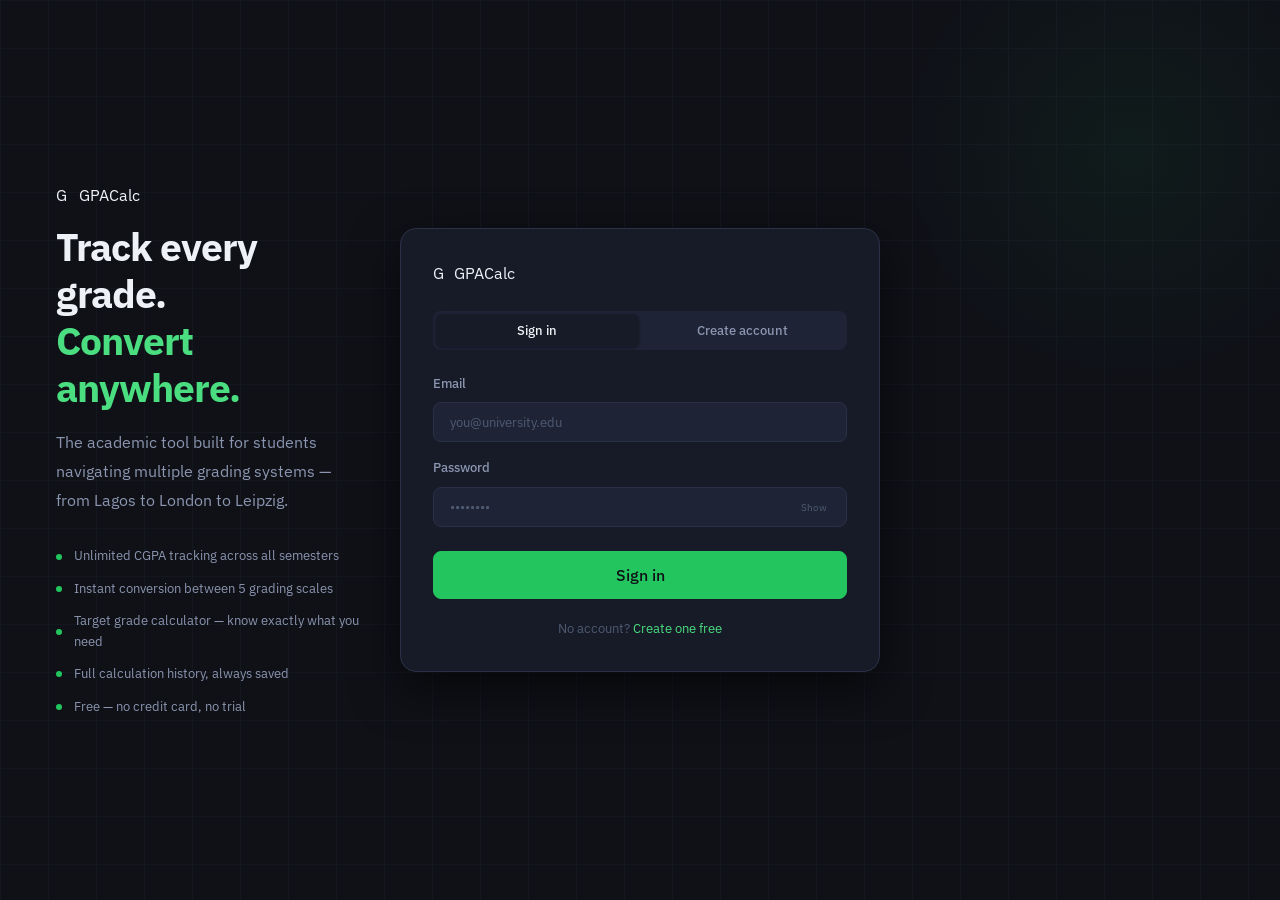
<file: frontend/converter.html>
<!DOCTYPE html>
<html lang="en">
<head>
  <meta charset="UTF-8" />
  <meta name="viewport" content="width=device-width, initial-scale=1.0" />
  <title>GPA Converter — GPACalc</title>
  <meta name="description" content="Convert your GPA between 4.0, 5.0, German 6-point, and Italian 110/30 scales instantly." />
  <link rel="stylesheet" href="css/main.css" />
  <style>
    /* ── Converter-specific layout ── */

    .converter-layout {
      display: grid;
      grid-template-columns: 420px 1fr;
      gap: var(--space-6);
      align-items: start;
    }

    /* Input panel */
    .input-panel {
      display: flex;
      flex-direction: column;
      gap: var(--space-4);
    }

    /* Scale selector cards — pick from-scale visually */
    .scale-selector {
      display: grid;
      grid-template-columns: repeat(3, 1fr);
      gap: var(--space-2);
      margin-bottom: var(--space-2);
    }

    .scale-option {
      padding: var(--space-3) var(--space-2);
      background: var(--bg-elevated);
      border: 1px solid var(--border-default);
      border-radius: var(--radius-md);
      cursor: pointer;
      text-align: center;
      transition: all var(--transition-fast);
      user-select: none;
    }

    .scale-option:hover {
      border-color: var(--border-strong);
      background: var(--bg-overlay);
    }

    .scale-option.selected {
      background: var(--accent-dim);
      border-color: var(--accent-border);
    }

    .scale-option .so-value {
      font-family: var(--font-mono);
      font-size: var(--text-md);
      font-weight: 500;
      color: var(--text-primary);
      line-height: 1;
      margin-bottom: var(--space-1);
    }

    .scale-option.selected .so-value { color: var(--accent-text); }

    .scale-option .so-region {
      font-size: var(--text-xs);
      color: var(--text-muted);
      line-height: 1.3;
    }

    /* GPA input — big, centred, mono */
    .gpa-input-wrapper {
      position: relative;
    }

    .gpa-input-wrapper .input-gpa {
      font-family: var(--font-mono);
      font-size: var(--text-3xl);
      font-weight: 500;
      height: 80px;
      text-align: center;
      color: var(--accent-text);
      letter-spacing: var(--tracking-tight);
      background: var(--bg-elevated);
      border: 1px solid var(--border-default);
      border-radius: var(--radius-lg);
      width: 100%;
      transition: border-color var(--transition-fast), box-shadow var(--transition-fast);
    }

    .gpa-input-wrapper .input-gpa:focus {
      border-color: var(--accent);
      box-shadow: 0 0 0 3px var(--accent-dim);
      outline: none;
    }

    .gpa-input-wrapper .input-gpa.error {
      border-color: var(--error);
      box-shadow: 0 0 0 3px var(--error-dim);
      color: var(--error);
    }

    .gpa-max-hint {
      position: absolute;
      right: var(--space-4);
      top: 50%;
      transform: translateY(-50%);
      font-size: var(--text-xs);
      color: var(--text-muted);
      font-family: var(--font-mono);
      pointer-events: none;
    }

    /* Target scale row */
    .target-row {
      display: grid;
      grid-template-columns: repeat(2, 1fr);
      gap: var(--space-2);
    }

    .target-scale-btn {
      padding: var(--space-3);
      background: var(--bg-elevated);
      border: 1px solid var(--border-default);
      border-radius: var(--radius-md);
      cursor: pointer;
      text-align: center;
      transition: all var(--transition-fast);
      font-family: var(--font-sans);
    }

    .target-scale-btn:hover { border-color: var(--border-strong); }
    .target-scale-btn.selected {
      background: var(--bg-surface);
      border-color: var(--accent);
    }

    .target-scale-btn .ts-val {
      font-family: var(--font-mono);
      font-size: var(--text-base);
      font-weight: 500;
      color: var(--text-primary);
      display: block;
      margin-bottom: 2px;
    }

    .target-scale-btn.selected .ts-val { color: var(--accent-text); }

    .target-scale-btn .ts-label {
      font-size: var(--text-xs);
      color: var(--text-muted);
    }

    /* ── Right panel ── */
    .right-panel {
      display: flex;
      flex-direction: column;
      gap: var(--space-5);
    }

    /* Primary result */
    .primary-result {
      background: var(--bg-surface);
      border: 1px solid var(--border-default);
      border-radius: var(--radius-xl);
      padding: var(--space-8);
      text-align: center;
      position: relative;
      overflow: hidden;
      min-height: 180px;
      display: flex;
      flex-direction: column;
      align-items: center;
      justify-content: center;
    }

    .primary-result::before {
      content: '';
      position: absolute;
      top: 0; left: 0; right: 0;
      height: 2px;
      background: linear-gradient(90deg, transparent, var(--accent), transparent);
      opacity: 0;
      transition: opacity var(--transition-base);
    }

    .primary-result.has-result::before { opacity: 1; }

    .primary-result::after {
      content: '';
      position: absolute;
      top: -60px;
      left: 50%;
      transform: translateX(-50%);
      width: 300px;
      height: 200px;
      background: radial-gradient(ellipse, rgba(34,197,94,0.06) 0%, transparent 70%);
      pointer-events: none;
    }

    .pr-empty {
      color: var(--text-muted);
      font-size: var(--text-sm);
      transition: opacity var(--transition-base);
    }

    .pr-content {
      display: none;
      flex-direction: column;
      align-items: center;
      position: relative;
      z-index: 1;
    }

    .primary-result.has-result .pr-empty   { display: none; }
    .primary-result.has-result .pr-content { display: flex; }

    .pr-label {
      font-size: var(--text-xs);
      font-weight: 600;
      letter-spacing: var(--tracking-wider);
      text-transform: uppercase;
      color: var(--text-muted);
      margin-bottom: var(--space-3);
    }

    .pr-number {
      font-family: var(--font-mono);
      font-size: clamp(2.8rem, 6vw, 4rem);
      font-weight: 500;
      color: var(--accent-text);
      line-height: 1;
      letter-spacing: var(--tracking-tight);
      font-variant-numeric: tabular-nums;
    }

    .pr-scale-label {
      font-size: var(--text-sm);
      color: var(--text-muted);
      font-family: var(--font-mono);
      margin-top: var(--space-2);
    }

    .pr-badge {
      margin-top: var(--space-4);
    }

    @keyframes resultGlow {
      0%   { text-shadow: none; }
      40%  { text-shadow: 0 0 32px rgba(34,197,94,0.55); }
      100% { text-shadow: 0 0 12px rgba(34,197,94,0.18); }
    }

    .pr-number.animating {
      animation: resultGlow 0.9s ease-out forwards;
    }

    /* All-scales breakdown */
    .breakdown-card {
      background: var(--bg-surface);
      border: 1px solid var(--border-default);
      border-radius: var(--radius-lg);
      overflow: hidden;
    }

    .breakdown-header {
      padding: var(--space-4) var(--space-5);
      border-bottom: 1px solid var(--border-subtle);
      display: flex;
      align-items: center;
      justify-content: space-between;
    }

    .breakdown-header h3 {
      font-size: var(--text-sm);
      font-weight: 600;
    }

    .breakdown-table { width: 100%; }

    .bt-row {
      display: grid;
      grid-template-columns: 1fr 90px 1fr 90px;
      padding: var(--space-3) var(--space-5);
      border-bottom: 1px solid var(--border-subtle);
      align-items: center;
      transition: background var(--transition-fast);
      gap: var(--space-3);
    }

    .bt-row:last-child { border-bottom: none; }
    .bt-row:hover { background: var(--bg-elevated); }

    .bt-row.bt-header {
      background: var(--bg-overlay);
      font-size: var(--text-xs);
      font-weight: 600;
      letter-spacing: var(--tracking-wider);
      text-transform: uppercase;
      color: var(--text-muted);
      cursor: default;
    }

    .bt-row.bt-header:hover { background: var(--bg-overlay); }

    .bt-row.bt-highlighted {
      background: var(--accent-dim);
    }

    .bt-row.bt-highlighted:hover { background: var(--accent-dim); }

    .bt-scale  { font-size: var(--text-sm); color: var(--text-secondary); }
    .bt-value  {
      font-family: var(--font-mono);
      font-size: var(--text-base);
      font-weight: 500;
      color: var(--text-primary);
      font-variant-numeric: tabular-nums;
    }
    .bt-value.highlighted { color: var(--accent-text); font-size: var(--text-md); }
    .bt-region { font-size: var(--text-xs); color: var(--text-muted); }
    .bt-class  { text-align: right; }

    /* Progress bar for each scale (visual % of max) */
    .bt-bar {
      height: 4px;
      background: var(--bg-overlay);
      border-radius: var(--radius-full);
      overflow: hidden;
      margin-top: 4px;
    }

    .bt-bar-fill {
      height: 100%;
      background: var(--accent);
      border-radius: var(--radius-full);
      transition: width 800ms cubic-bezier(0.4, 0, 0.2, 1);
      opacity: 0.6;
    }

    .bt-row.bt-highlighted .bt-bar-fill { opacity: 1; }

    /* History panel */
    .history-card {
      background: var(--bg-surface);
      border: 1px solid var(--border-default);
      border-radius: var(--radius-lg);
      overflow: hidden;
    }

    .history-header {
      padding: var(--space-4) var(--space-5);
      border-bottom: 1px solid var(--border-subtle);
      display: flex;
      align-items: center;
      justify-content: space-between;
    }

    .history-header h3 { font-size: var(--text-sm); font-weight: 600; }

    .history-empty {
      padding: var(--space-8);
      text-align: center;
      color: var(--text-muted);
      font-size: var(--text-sm);
    }

    .history-item {
      display: grid;
      grid-template-columns: 1fr auto auto;
      gap: var(--space-4);
      padding: var(--space-3) var(--space-5);
      border-bottom: 1px solid var(--border-subtle);
      align-items: center;
      cursor: pointer;
      transition: background var(--transition-fast);
    }

    .history-item:last-child { border-bottom: none; }

    .history-item:hover { background: var(--bg-elevated); }

    .hi-expr {
      font-size: var(--text-xs);
      color: var(--text-secondary);
      font-family: var(--font-mono);
    }

    .hi-from {
      font-size: var(--text-xs);
      color: var(--text-muted);
      margin-top: 2px;
    }

    .hi-result {
      font-family: var(--font-mono);
      font-size: var(--text-base);
      font-weight: 500;
      color: var(--accent-text);
      white-space: nowrap;
    }

    .hi-time {
      font-size: var(--text-xs);
      color: var(--text-muted);
      white-space: nowrap;
    }

    /* ── Inline scale warning ── */
    .scale-warning {
      padding: var(--space-3) var(--space-4);
      background: var(--warning-dim);
      border: 1px solid rgba(245,158,11,0.3);
      border-radius: var(--radius-md);
      font-size: var(--text-xs);
      color: var(--warning);
      display: none;
    }

    .scale-warning.visible { display: block; }

    /* ── Responsive ── */
    @media (max-width: 1100px) {
      .converter-layout {
        grid-template-columns: 1fr;
      }
    }

    @media (max-width: 600px) {
      .scale-selector { grid-template-columns: repeat(3, 1fr); }
      .target-row     { grid-template-columns: repeat(2, 1fr); }
      .bt-row         { grid-template-columns: 1fr 70px; }
      .bt-region, .bt-class { display: none; }
    }
  </style>
</head>
<body>

<!-- ═══════════════════════════════════
     APP SHELL
════════════════════════════════════ -->
<div class="app-shell">

  <!-- Sidebar -->
  <aside class="sidebar" id="sidebar">
    <div class="sidebar-logo">
      <a href="index.html" class="logo-mark" style="text-decoration:none">
        <div class="logo-icon">G</div>
        <span class="logo-text">GPA<span>Calc</span></span>
      </a>
    </div>

    <nav class="sidebar-nav">
      <span class="nav-section-label">Main</span>
      <a href="dashboard.html" class="nav-link">
        <svg class="nav-icon" viewBox="0 0 16 16" fill="none" stroke="currentColor" stroke-width="1.5">
          <rect x="1" y="1" width="6" height="6" rx="1"/><rect x="9" y="1" width="6" height="6" rx="1"/>
          <rect x="1" y="9" width="6" height="6" rx="1"/><rect x="9" y="9" width="6" height="6" rx="1"/>
        </svg>
        Dashboard
      </a>
      <a href="semesters.html" class="nav-link">
        <svg class="nav-icon" viewBox="0 0 16 16" fill="none" stroke="currentColor" stroke-width="1.5">
          <rect x="1" y="3" width="14" height="11" rx="1.5"/>
          <path d="M5 3V1.5M11 3V1.5M1 7h14"/>
        </svg>
        Semesters
      </a>
      <a href="converter.html" class="nav-link active">
        <svg class="nav-icon" viewBox="0 0 16 16" fill="none" stroke="currentColor" stroke-width="1.5">
          <path d="M2 5h12M10 2l4 3-4 3M14 11H2M6 8l-4 3 4 3"/>
        </svg>
        Converter
      </a>

      <span class="nav-section-label">Account</span>
      <a href="history.html" class="nav-link">
        <svg class="nav-icon" viewBox="0 0 16 16" fill="none" stroke="currentColor" stroke-width="1.5">
          <circle cx="8" cy="8" r="6.5"/><path d="M8 4.5V8l2.5 2"/>
        </svg>
        History
      </a>
      <a href="settings.html" class="nav-link">
        <svg class="nav-icon" viewBox="0 0 16 16" fill="none" stroke="currentColor" stroke-width="1.5">
          <circle cx="8" cy="8" r="2.5"/>
          <path d="M8 1.5v1.8M8 12.7v1.8M1.5 8h1.8M12.7 8h1.8M3.4 3.4l1.3 1.3M11.3 11.3l1.3 1.3M3.4 12.6l1.3-1.3M11.3 4.7l1.3-1.3"/>
        </svg>
        Settings
      </a>
    </nav>

    <div class="sidebar-footer">
      <div class="user-pill" id="user-pill">
        <div class="user-avatar" id="user-avatar">?</div>
        <div class="user-info">
          <div class="user-name" id="user-name">Loading…</div>
          <div class="user-scale" id="user-scale"></div>
        </div>
      </div>
      <a href="#" class="nav-link" data-action="logout" style="color:var(--text-muted)">
        <svg class="nav-icon" viewBox="0 0 16 16" fill="none" stroke="currentColor" stroke-width="1.5">
          <path d="M6 14H2.5A1.5 1.5 0 011 12.5v-9A1.5 1.5 0 012.5 2H6M11 11l4-3-4-3M6 8h9"/>
        </svg>
        Sign out
      </a>
    </div>
  </aside>

  <!-- Mobile toggle -->
  <button class="sidebar-toggle" id="sidebar-toggle">☰</button>

  <!-- Main content -->
  <main class="main-content">

    <div class="page-header">
      <h1 class="page-title">GPA Converter</h1>
      <p class="page-subtitle">Convert between any two grading scales — results saved to your history.</p>
    </div>

    <div class="page-body">
      <div class="converter-layout stagger-children">

        <!-- ─── LEFT: Input panel ─── -->
        <div class="input-panel">

          <!-- From scale -->
          <div class="card card-sm">
            <div class="card-header" style="margin-bottom: var(--space-4);">
              <div>
                <div class="card-title">From scale</div>
                <div class="card-subtitle">Select your current grading system</div>
              </div>
            </div>

            <div class="scale-selector" id="from-scale-selector">
              <div class="scale-option selected" data-scale="5.0">
                <div class="so-value">5.0</div>
                <div class="so-region">Nigeria · W. Africa</div>
              </div>
              <div class="scale-option" data-scale="4.0">
                <div class="so-value">4.0</div>
                <div class="so-region">US · Canada</div>
              </div>
              <div class="scale-option" data-scale="6.0_DE">
                <div class="so-value">6.0</div>
                <div class="so-region">Germany</div>
              </div>
              <div class="scale-option" data-scale="110">
                <div class="so-value">110</div>
                <div class="so-region">Italy (final)</div>
              </div>
              <div class="scale-option" data-scale="30">
                <div class="so-value">30</div>
                <div class="so-region">Italy (course)</div>
              </div>
            </div>

            <!-- GPA input -->
            <div class="gpa-input-wrapper" style="margin-top: var(--space-4);">
              <input
                type="number"
                id="gpa-input"
                class="input-gpa"
                placeholder="0.00"
                min="0"
                step="0.01"
                autocomplete="off"
              />
              <span class="gpa-max-hint" id="gpa-max-hint">/ 5.0</span>
            </div>
            <div class="inline-error" id="gpa-error" style="margin-top:var(--space-2)"></div>

            <div class="scale-warning" id="german-note" style="margin-top:var(--space-3)">
              ⚠ On the German scale, <strong>1.0 is the best</strong> and 4.0 is the minimum pass.
              Higher numbers = lower performance.
            </div>
          </div>

          <!-- To scale -->
          <div class="card card-sm">
            <div class="card-header" style="margin-bottom: var(--space-4);">
              <div>
                <div class="card-title">To scale</div>
                <div class="card-subtitle">Select your target grading system</div>
              </div>
            </div>
            <div class="target-row" id="to-scale-selector">
              <button class="target-scale-btn selected" data-scale="4.0">
                <span class="ts-val">4.0</span>
                <span class="ts-label">US · Canada</span>
              </button>
              <button class="target-scale-btn" data-scale="5.0">
                <span class="ts-val">5.0</span>
                <span class="ts-label">Nigeria · W. Africa</span>
              </button>
              <button class="target-scale-btn" data-scale="6.0_DE">
                <span class="ts-val">6.0 DE</span>
                <span class="ts-label">Germany</span>
              </button>
              <button class="target-scale-btn" data-scale="110">
                <span class="ts-val">110</span>
                <span class="ts-label">Italy (final)</span>
              </button>
              <button class="target-scale-btn" data-scale="30">
                <span class="ts-val">30</span>
                <span class="ts-label">Italy (course)</span>
              </button>
            </div>
          </div>

          <!-- Convert button -->
          <button class="btn btn-primary btn-lg btn-full" id="convert-btn">
            Convert GPA
          </button>

        </div><!-- /input-panel -->

        <!-- ─── RIGHT: Result panel ─── -->
        <div class="right-panel">

          <!-- Primary result -->
          <div class="primary-result" id="primary-result">
            <div class="pr-empty">Enter a GPA value and press Convert</div>
            <div class="pr-content">
              <div class="pr-label" id="pr-label">Converted GPA</div>
              <div class="pr-number" id="pr-number">—</div>
              <div class="pr-scale-label" id="pr-scale-label"></div>
              <div class="pr-badge" id="pr-badge"></div>
            </div>
          </div>

          <!-- All-scales breakdown -->
          <div class="breakdown-card">
            <div class="breakdown-header">
              <h3>All scales</h3>
              <span class="label" id="breakdown-from-label" style="color:var(--text-muted)">—</span>
            </div>
            <div id="breakdown-body">
              <!-- populated by JS -->
              <div style="padding: var(--space-6); text-align:center; color:var(--text-muted); font-size:var(--text-sm);">
                Run a conversion to see the full breakdown
              </div>
            </div>
          </div>

          <!-- Conversion history -->
          <div class="history-card">
            <div class="history-header">
              <h3>Recent conversions</h3>
              <button class="btn btn-ghost btn-sm" id="clear-history-btn" style="display:none">Clear</button>
            </div>
            <div id="history-body">
              <div class="history-empty">Your conversion history will appear here.</div>
            </div>
          </div>

        </div><!-- /right-panel -->

      </div><!-- /converter-layout -->
    </div><!-- /page-body -->
  </main>
</div><!-- /app-shell -->


<!-- ════════════════════════════════════
     SCRIPTS
════════════════════════════════════ -->
<script src="js/utils.js"></script>
<script src="config.js"></script>
<script src="js/api.js"></script>
<script src="js/auth.js"></script>
<script>
(() => {
  'use strict';

  // ── Scale metadata ──
  const SCALES = {
    '4.0':    { label: '4.0 Scale',      region: 'US · Canada',         max: 4.0,   decimals: 2 },
    '5.0':    { label: '5.0 Scale',      region: 'Nigeria · W. Africa', max: 5.0,   decimals: 2 },
    '6.0_DE': { label: '6-Point (DE)',   region: 'Germany',             max: 6.0,   decimals: 2 },
    '110':    { label: '110 Scale',       region: 'Italy (final)',       max: 110,   decimals: 0 },
    '30':     { label: '30 Scale',        region: 'Italy (course)',      max: 30,    decimals: 0 },
  };

  // Classification map — server returns these strings
  const CLASS_COLORS = {
    first:  '#22c55e',
    upper:  '#84cc16',
    lower:  '#eab308',
    third:  '#f97316',
    fail:   '#ef4444',
  };

  // ── State ──
  let fromScale   = '5.0';
  let toScale     = '4.0';
  let localHistory = [];  // { expr, fromScale, toScale, inputGPA, result, classification, ts }

  // ── DOM refs ──
  const gpaInput        = document.getElementById('gpa-input');
  const gpaError        = document.getElementById('gpa-error');
  const gpaMaxHint      = document.getElementById('gpa-max-hint');
  const convertBtn      = document.getElementById('convert-btn');
  const primaryResult   = document.getElementById('primary-result');
  const prNumber        = document.getElementById('pr-number');
  const prLabel         = document.getElementById('pr-label');
  const prScaleLabel    = document.getElementById('pr-scale-label');
  const prBadge         = document.getElementById('pr-badge');
  const breakdownBody   = document.getElementById('breakdown-body');
  const breakdownFrom   = document.getElementById('breakdown-from-label');
  const historyBody     = document.getElementById('history-body');
  const clearHistoryBtn = document.getElementById('clear-history-btn');
  const germanNote      = document.getElementById('german-note');

  // ── Init ──
  async function init() {
    // Route guard — must be logged in
    if (!await Auth.requireAuth()) return;

    Auth.init();
    Auth.populateSidebar();

    attachScaleSelectors();
    attachConvertHandler();
    attachClearHistory();

    // Load history from API
    await loadHistory();

    // Focus input
    gpaInput.focus();
  }

  // ── Scale selectors ──
  function attachScaleSelectors() {
    // From scale
    document.getElementById('from-scale-selector').addEventListener('click', (e) => {
      const opt = e.target.closest('.scale-option');
      if (!opt) return;

      document.querySelectorAll('#from-scale-selector .scale-option').forEach(o => o.classList.remove('selected'));
      opt.classList.add('selected');
      fromScale = opt.dataset.scale;

      // Update max hint
      gpaMaxHint.textContent = '/ ' + SCALES[fromScale].max;

      // Show German warning
      germanNote.classList.toggle('visible', fromScale === '6.0_DE');

      // Clear input + results if scale changes
      gpaInput.value = '';
      clearResult();
    });

    // To scale
    document.getElementById('to-scale-selector').addEventListener('click', (e) => {
      const btn = e.target.closest('.target-scale-btn');
      if (!btn) return;

      document.querySelectorAll('#to-scale-selector .target-scale-btn').forEach(b => b.classList.remove('selected'));
      btn.classList.add('selected');
      toScale = btn.dataset.scale;
    });

    // Enter key on input
    gpaInput.addEventListener('keydown', (e) => {
      if (e.key === 'Enter') handleConvert();
    });

    // Clear error on input
    gpaInput.addEventListener('input', () => {
      gpaError.classList.remove('visible');
      gpaInput.classList.remove('error');
    });
  }

  // ── Convert handler ──
  function attachConvertHandler() {
    convertBtn.addEventListener('click', handleConvert);
  }

  async function handleConvert() {
    const raw = parseFloat(gpaInput.value);

    // Validate
    gpaError.classList.remove('visible');
    gpaInput.classList.remove('error');

    if (isNaN(raw) || raw < 0) {
      gpaError.textContent = 'Enter a valid GPA value (e.g. 4.32).';
      gpaError.classList.add('visible');
      gpaInput.classList.add('error');
      gpaInput.focus();
      return;
    }

    const max = SCALES[fromScale].max;
    if (raw > max) {
      gpaError.textContent = `Maximum on ${SCALES[fromScale].label} is ${max}.`;
      gpaError.classList.add('visible');
      gpaInput.classList.add('error');
      gpaInput.focus();
      return;
    }

    if (fromScale === toScale) {
      Utils.toast('From and To scale are the same.', 'warning');
      return;
    }

    Utils.setLoading(convertBtn, true);

    const { data, error } = await Api.calculations.convert({
      gpa: raw,
      from_scale: fromScale,
      to_scale: toScale,
    });

    Utils.setLoading(convertBtn, false);

    if (error) {
      Utils.toast(error, 'error');
      return;
    }

    renderResult(raw, data);
    addToLocalHistory(raw, data);
  }

  // ── Render result ──
  function renderResult(inputGPA, data) {
    const converted       = data.converted ?? data.converted_gpa ?? data.result ?? 0;
    const classification  = data.classification ?? null;
    const allScales       = data.all_scales ?? [];

    // Show panel
    primaryResult.classList.add('has-result');

    // Animate number
    prNumber.classList.remove('animating');
    void prNumber.offsetWidth; // force reflow
    prNumber.classList.add('animating');

    const targetScale = SCALES[toScale];
    Utils.countUp(prNumber, converted, {
      duration: 850,
      decimals: targetScale.decimals,
    });

    prLabel.textContent     = 'Converted GPA';
    prScaleLabel.textContent = targetScale.label + ' · ' + targetScale.region;

    if (classification) {
      prBadge.innerHTML = Utils.classificationBadge(classification);
    } else {
      prBadge.innerHTML = '';
    }

    // Breakdown table
    renderBreakdown(inputGPA, allScales, classification);
  }

  function renderBreakdown(inputGPA, allScales, classification) {
    breakdownFrom.textContent = inputGPA.toFixed(SCALES[fromScale].decimals) + ' on ' + SCALES[fromScale].label;

    if (!allScales.length) {
      // Build a minimal breakdown from what we know
      allScales = Object.keys(SCALES).map(scale => ({
        scale,
        value: scale === fromScale ? inputGPA : null,
        classification: scale === fromScale ? classification : null,
      }));
    }

    const rows = allScales.map(row => {
      const meta      = SCALES[row.scale] || {};
      const isTarget  = row.scale === toScale;
      const isSource  = row.scale === fromScale;
      const val       = row.value;
      const pct       = val !== null ? Math.min((val / meta.max) * 100, 100) : 0;
      const cls       = row.classification ? Utils.classifyGPA(row.classification) : null;

      // For German scale, invert the percentage display
      const displayPct = row.scale === '6.0_DE'
        ? Math.max(0, 100 - pct)
        : pct;

      return `
        <div class="bt-row ${isTarget ? 'bt-highlighted' : ''}">
          <div>
            <div class="bt-scale">${meta.label || row.scale}</div>
            <div class="bt-bar"><div class="bt-bar-fill" style="width:${val !== null ? displayPct : 0}%"></div></div>
          </div>
          <div class="bt-value ${isTarget ? 'highlighted' : ''}">
            ${val !== null ? Number(val).toFixed(meta.decimals ?? 2) : '—'}
          </div>
          <div class="bt-region">${meta.region || ''}</div>
          <div class="bt-class">
            ${cls ? `<span class="classification-badge ${cls.cls}" style="font-size:10px;padding:2px 8px">${cls.short}</span>` : ''}
          </div>
        </div>
      `;
    }).join('');

    breakdownBody.innerHTML = `
      <div class="bt-row bt-header">
        <span>Scale</span><span>Value</span><span>Region</span><span style="text-align:right">Class</span>
      </div>
      ${rows}
    `;
  }

  function clearResult() {
    primaryResult.classList.remove('has-result');
    breakdownBody.innerHTML = `<div style="padding:var(--space-6);text-align:center;color:var(--text-muted);font-size:var(--text-sm);">Run a conversion to see the full breakdown</div>`;
    breakdownFrom.textContent = '—';
  }

  // ── History ──
  async function loadHistory() {
    const { data, error } = await Api.history.list();
    if (error || !data) return;

    // Filter to conversion-type calculations only
    const raw = data?.calculations ?? data ?? [];
    const conversionHistory = (Array.isArray(raw) ? raw : [])
      .filter(h => h.expression?.startsWith('convert'))
      .slice(0, 15);

    localHistory = conversionHistory.map(h => ({
      expr:           h.expression,
      result:         h.result,
      classification: h.classification,
      ts:             h.created_at,
    }));

    renderHistory();
  }

  function addToLocalHistory(inputGPA, data) {
    const entry = {
      expr:           `${inputGPA} · ${SCALES[fromScale].label} → ${SCALES[toScale].label}`,
      inputGPA,
      fromScale,
      toScale,
      result:         data.converted ?? data.converted_gpa ?? data.result,
      classification: data.classification,
      ts:             new Date().toISOString(),
    };

    localHistory.unshift(entry);
    if (localHistory.length > 15) localHistory.pop();
    renderHistory();
  }

  function renderHistory() {
    if (!localHistory.length) {
      historyBody.innerHTML = '<div class="history-empty">Your conversion history will appear here.</div>';
      clearHistoryBtn.style.display = 'none';
      return;
    }

    clearHistoryBtn.style.display = '';

    historyBody.innerHTML = localHistory.map((h, i) => {
      const result   = h.result !== null ? Number(h.result).toFixed(2) : '—';
      const timeStr  = Utils.formatDateTime(h.ts);
      const expr     = h.expr || '—';

      return `
        <div class="history-item" data-idx="${i}">
          <div>
            <div class="hi-expr">${expr}</div>
          </div>
          <div class="hi-result">${result}</div>
          <div class="hi-time">${timeStr}</div>
        </div>
      `;
    }).join('');

    // Click to re-run a historical conversion
    historyBody.querySelectorAll('.history-item').forEach(item => {
      item.addEventListener('click', () => {
        const idx = parseInt(item.dataset.idx);
        const h   = localHistory[idx];
        if (!h || !h.fromScale) return;

        // Set from/to scales
        setFromScale(h.fromScale);
        setToScale(h.toScale);
        if (h.inputGPA !== undefined) {
          gpaInput.value = h.inputGPA;
          gpaMaxHint.textContent = '/ ' + SCALES[h.fromScale].max;
        }
      });
    });
  }

  function setFromScale(scale) {
    fromScale = scale;
    document.querySelectorAll('#from-scale-selector .scale-option').forEach(o => {
      o.classList.toggle('selected', o.dataset.scale === scale);
    });
    gpaMaxHint.textContent = '/ ' + SCALES[scale].max;
    germanNote.classList.toggle('visible', scale === '6.0_DE');
  }

  function setToScale(scale) {
    toScale = scale;
    document.querySelectorAll('#to-scale-selector .target-scale-btn').forEach(b => {
      b.classList.toggle('selected', b.dataset.scale === scale);
    });
  }

  function attachClearHistory() {
    clearHistoryBtn.addEventListener('click', async () => {
      // Inline confirm — no modal
      if (clearHistoryBtn.dataset.confirm === 'true') {
        const { error } = await Api.history.clear();
        if (error) { Utils.toast(error, 'error'); return; }
        localHistory = [];
        renderHistory();
        clearHistoryBtn.dataset.confirm = '';
        clearHistoryBtn.textContent = 'Clear';
        Utils.toast('History cleared.', 'success');
      } else {
        clearHistoryBtn.dataset.confirm = 'true';
        clearHistoryBtn.textContent = 'Confirm?';
        setTimeout(() => {
          clearHistoryBtn.dataset.confirm = '';
          clearHistoryBtn.textContent = 'Clear';
        }, 3000);
      }
    });
  }

  // ── Boot ──
  init();

})();
</script>

</body>
</html>
</file>
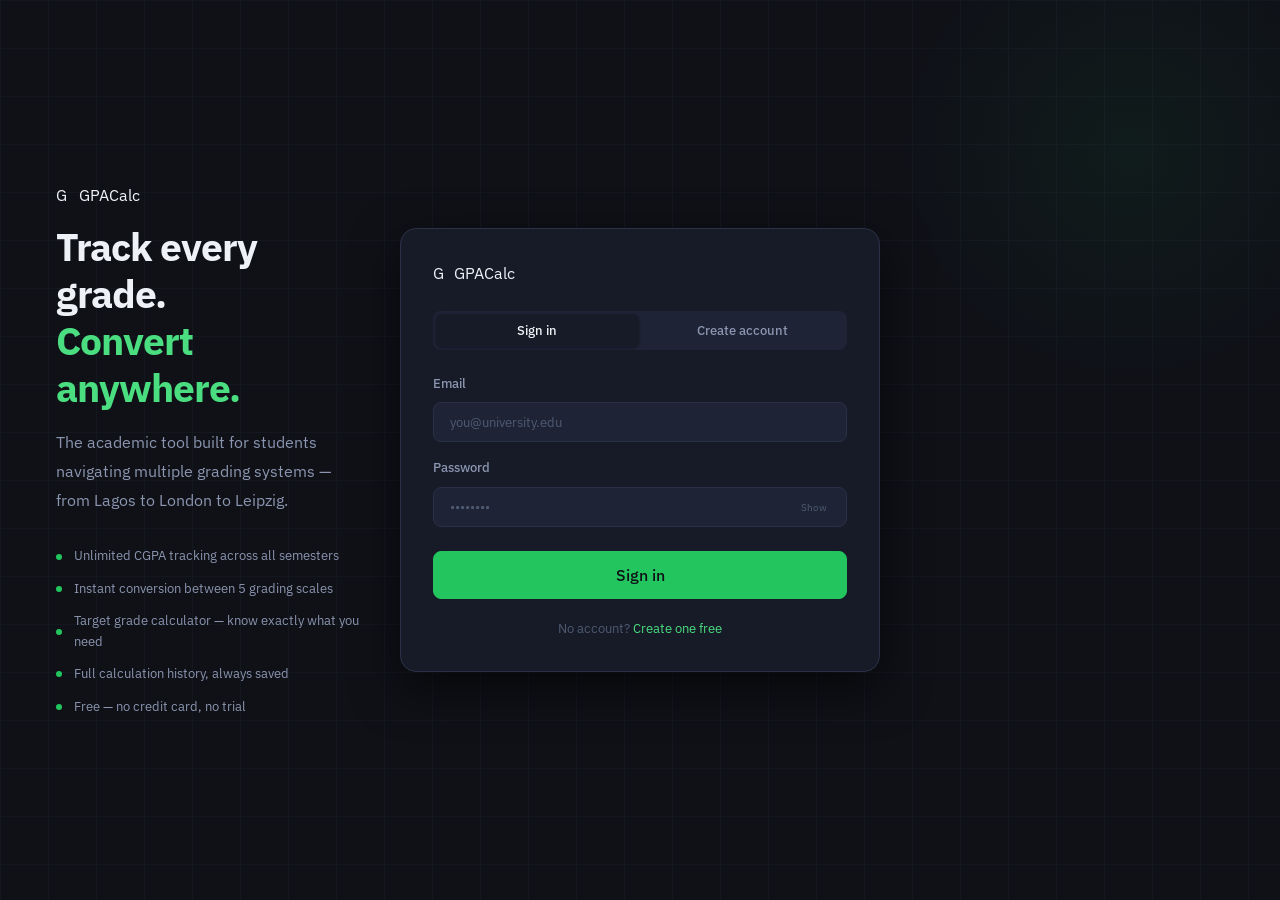
<file: frontend/dashboard.html>
<!DOCTYPE html>
<html lang="en">
<head>
  <meta charset="UTF-8" />
  <meta name="viewport" content="width=device-width, initial-scale=1.0" />
  <title>Dashboard — GPACalc</title>
  <link rel="stylesheet" href="css/main.css" />
  <style>

    /* ── CGPA Hero ── */
    .cgpa-hero {
      background: var(--bg-surface);
      border: 1px solid var(--border-default);
      border-radius: var(--radius-xl);
      padding: var(--space-12) var(--space-8);
      text-align: center;
      position: relative;
      overflow: hidden;
      margin-bottom: var(--space-6);
    }

    .cgpa-hero::before {
      content: '';
      position: absolute;
      top: 0; left: 0; right: 0;
      height: 2px;
      background: linear-gradient(90deg, transparent, var(--accent), transparent);
    }

    .cgpa-hero::after {
      content: '';
      position: absolute;
      top: -80px;
      left: 50%;
      transform: translateX(-50%);
      width: 500px;
      height: 340px;
      background: radial-gradient(ellipse, rgba(34,197,94,0.07) 0%, transparent 70%);
      pointer-events: none;
    }

    .cgpa-hero-inner {
      position: relative;
      z-index: 1;
    }

    .cgpa-label {
      font-size: var(--text-xs);
      font-weight: 600;
      letter-spacing: var(--tracking-wider);
      text-transform: uppercase;
      color: var(--text-muted);
      margin-bottom: var(--space-4);
    }

    .cgpa-number {
      font-family: var(--font-mono);
      font-size: clamp(4rem, 10vw, 6.5rem);
      font-weight: 500;
      color: var(--accent-text);
      line-height: 1;
      letter-spacing: -0.03em;
      font-variant-numeric: tabular-nums;
    }

    .cgpa-number.animating {
      animation: cgpaGlow 1s ease-out forwards;
    }

    @keyframes cgpaGlow {
      0%   { text-shadow: none; }
      40%  { text-shadow: 0 0 48px rgba(34,197,94,0.6); }
      100% { text-shadow: 0 0 16px rgba(34,197,94,0.2); }
    }

    .cgpa-meta {
      font-size: var(--text-sm);
      color: var(--text-muted);
      font-family: var(--font-mono);
      margin-top: var(--space-3);
    }

    .cgpa-badge-row {
      margin-top: var(--space-5);
      display: flex;
      align-items: center;
      justify-content: center;
      gap: var(--space-3);
    }

    .cgpa-empty {
      font-size: var(--text-base);
      color: var(--text-muted);
      margin-top: var(--space-4);
    }

    .cgpa-empty a {
      color: var(--accent-text);
      text-decoration: underline;
      text-underline-offset: 3px;
    }

    /* Scale selector inside hero */
    .scale-toggle {
      display: inline-flex;
      background: var(--bg-elevated);
      border: 1px solid var(--border-default);
      border-radius: var(--radius-full);
      padding: 3px;
      gap: 2px;
      margin-top: var(--space-5);
    }

    .scale-toggle-btn {
      padding: var(--space-1) var(--space-3);
      border-radius: var(--radius-full);
      border: none;
      background: transparent;
      font-family: var(--font-mono);
      font-size: var(--text-xs);
      font-weight: 500;
      color: var(--text-muted);
      cursor: pointer;
      transition: all var(--transition-fast);
    }

    .scale-toggle-btn.active {
      background: var(--bg-surface);
      color: var(--accent-text);
      box-shadow: var(--shadow-sm);
    }

    /* ── Stat cards ── */
    .stat-grid {
      display: grid;
      grid-template-columns: repeat(4, 1fr);
      gap: var(--space-4);
      margin-bottom: var(--space-6);
    }

    /* ── Two-column layout: main + aside ── */
    .dashboard-grid {
      display: grid;
      grid-template-columns: 1fr 340px;
      gap: var(--space-6);
      align-items: start;
    }

    /* ── Recent history table ── */
    .section-header {
      display: flex;
      align-items: center;
      justify-content: space-between;
      margin-bottom: var(--space-4);
    }

    .section-title {
      font-size: var(--text-base);
      font-weight: 600;
      color: var(--text-primary);
    }

    .history-table-wrapper {
      background: var(--bg-surface);
      border: 1px solid var(--border-default);
      border-radius: var(--radius-lg);
      overflow: hidden;
    }

    .history-table { width: 100%; }

    .history-table th {
      padding: var(--space-3) var(--space-5);
      text-align: left;
      font-size: var(--text-xs);
      font-weight: 600;
      letter-spacing: var(--tracking-wider);
      text-transform: uppercase;
      color: var(--text-muted);
      background: var(--bg-overlay);
      border-bottom: 1px solid var(--border-subtle);
      white-space: nowrap;
    }

    .history-table td {
      padding: var(--space-3) var(--space-5);
      font-size: var(--text-sm);
      color: var(--text-secondary);
      border-bottom: 1px solid var(--border-subtle);
      vertical-align: middle;
    }

    .history-table tr:last-child td { border-bottom: none; }

    .history-table tbody tr {
      transition: background var(--transition-fast);
      cursor: default;
    }

    .history-table tbody tr:hover td {
      background: var(--bg-elevated);
      color: var(--text-primary);
    }

    .hist-type-badge {
      display: inline-flex;
      align-items: center;
      gap: 4px;
      padding: 2px 8px;
      border-radius: var(--radius-sm);
      font-size: 10px;
      font-weight: 600;
      letter-spacing: 0.06em;
      text-transform: uppercase;
      white-space: nowrap;
    }

    .hist-type-convert  { background: var(--info-dim);    color: var(--info); }
    .hist-type-gpa      { background: var(--accent-dim);  color: var(--accent-text); }
    .hist-type-cgpa     { background: var(--success-dim); color: var(--success); }
    .hist-type-target   { background: var(--warning-dim); color: var(--warning); }

    .hist-result-value {
      font-family: var(--font-mono);
      font-size: var(--text-base);
      font-weight: 500;
      color: var(--accent-text);
      font-variant-numeric: tabular-nums;
    }

    /* ── Quick actions panel ── */
    .quick-actions {
      display: flex;
      flex-direction: column;
      gap: var(--space-3);
    }

    .quick-action-card {
      display: flex;
      align-items: center;
      gap: var(--space-4);
      padding: var(--space-4) var(--space-5);
      background: var(--bg-surface);
      border: 1px solid var(--border-default);
      border-radius: var(--radius-lg);
      cursor: pointer;
      text-decoration: none;
      transition: all var(--transition-fast);
      color: inherit;
    }

    .quick-action-card:hover {
      border-color: var(--accent-border);
      background: var(--bg-elevated);
      transform: translateX(2px);
    }

    .qa-icon {
      width: 38px;
      height: 38px;
      background: var(--bg-elevated);
      border: 1px solid var(--border-default);
      border-radius: var(--radius-md);
      display: flex;
      align-items: center;
      justify-content: center;
      font-size: var(--text-base);
      flex-shrink: 0;
      transition: all var(--transition-fast);
    }

    .quick-action-card:hover .qa-icon {
      background: var(--accent-dim);
      border-color: var(--accent-border);
    }

    .qa-text { flex: 1; min-width: 0; }

    .qa-title {
      font-size: var(--text-sm);
      font-weight: 500;
      color: var(--text-primary);
      margin-bottom: 2px;
    }

    .qa-desc {
      font-size: var(--text-xs);
      color: var(--text-muted);
    }

    .qa-arrow {
      color: var(--text-muted);
      font-size: var(--text-sm);
      transition: transform var(--transition-fast);
    }

    .quick-action-card:hover .qa-arrow {
      transform: translateX(3px);
      color: var(--accent-text);
    }

    /* ── Semester progress bars ── */
    .semester-list {
      background: var(--bg-surface);
      border: 1px solid var(--border-default);
      border-radius: var(--radius-lg);
      overflow: hidden;
    }

    .semester-row {
      display: flex;
      align-items: center;
      gap: var(--space-4);
      padding: var(--space-4) var(--space-5);
      border-bottom: 1px solid var(--border-subtle);
      transition: background var(--transition-fast);
      cursor: pointer;
      text-decoration: none;
      color: inherit;
    }

    .semester-row:last-child { border-bottom: none; }
    .semester-row:hover { background: var(--bg-elevated); }

    .semester-row-name {
      flex: 1;
      font-size: var(--text-sm);
      font-weight: 500;
      color: var(--text-primary);
      min-width: 0;
    }

    .semester-row-sub {
      font-size: var(--text-xs);
      color: var(--text-muted);
      margin-top: 2px;
    }

    .semester-row-gpa {
      font-family: var(--font-mono);
      font-size: var(--text-base);
      font-weight: 500;
      color: var(--text-primary);
      flex-shrink: 0;
      min-width: 48px;
      text-align: right;
    }

    /* ── Profile card (aside) ── */
    .profile-card {
      background: var(--bg-surface);
      border: 1px solid var(--border-default);
      border-radius: var(--radius-lg);
      padding: var(--space-5);
      margin-bottom: var(--space-4);
    }

    .profile-card-top {
      display: flex;
      align-items: center;
      gap: var(--space-3);
      margin-bottom: var(--space-4);
      padding-bottom: var(--space-4);
      border-bottom: 1px solid var(--border-subtle);
    }

    .profile-avatar-lg {
      width: 44px;
      height: 44px;
      border-radius: var(--radius-full);
      background: var(--accent-dim);
      border: 1px solid var(--accent-border);
      display: flex;
      align-items: center;
      justify-content: center;
      font-size: var(--text-lg);
      font-weight: 700;
      color: var(--accent-text);
      flex-shrink: 0;
    }

    .profile-name {
      font-size: var(--text-sm);
      font-weight: 600;
      color: var(--text-primary);
      margin-bottom: 2px;
    }

    .profile-email {
      font-size: var(--text-xs);
      color: var(--text-muted);
    }

    .profile-stat-row {
      display: flex;
      align-items: center;
      justify-content: space-between;
      padding: var(--space-2) 0;
    }

    .profile-stat-label {
      font-size: var(--text-xs);
      color: var(--text-muted);
    }

    .profile-stat-value {
      font-family: var(--font-mono);
      font-size: var(--text-sm);
      font-weight: 500;
      color: var(--text-secondary);
    }

    /* ── Loading skeleton ── */
    .skeleton-hero {
      height: 220px;
      border-radius: var(--radius-xl);
      margin-bottom: var(--space-6);
    }

    .skeleton-stat {
      height: 88px;
      border-radius: var(--radius-lg);
    }

    /* ── Responsive ── */
    @media (max-width: 1100px) {
      .dashboard-grid { grid-template-columns: 1fr; }
      .stat-grid { grid-template-columns: repeat(2, 1fr); }
    }

    @media (max-width: 600px) {
      .stat-grid { grid-template-columns: repeat(2, 1fr); }
      .cgpa-number { font-size: 3.5rem; }
    }
  </style>
</head>
<body>

<div class="app-shell">

  <!-- ══ SIDEBAR ══ -->
  <aside class="sidebar" id="sidebar">
    <div class="sidebar-logo">
      <a href="index.html" class="logo-mark" style="text-decoration:none">
        <div class="logo-icon">G</div>
        <span class="logo-text">GPA<span>Calc</span></span>
      </a>
    </div>

    <nav class="sidebar-nav">
      <span class="nav-section-label">Main</span>
      <a href="dashboard.html" class="nav-link active">
        <svg class="nav-icon" viewBox="0 0 16 16" fill="none" stroke="currentColor" stroke-width="1.5">
          <rect x="1" y="1" width="6" height="6" rx="1"/><rect x="9" y="1" width="6" height="6" rx="1"/>
          <rect x="1" y="9" width="6" height="6" rx="1"/><rect x="9" y="9" width="6" height="6" rx="1"/>
        </svg>
        Dashboard
      </a>
      <a href="semesters.html" class="nav-link">
        <svg class="nav-icon" viewBox="0 0 16 16" fill="none" stroke="currentColor" stroke-width="1.5">
          <rect x="1" y="3" width="14" height="11" rx="1.5"/>
          <path d="M5 3V1.5M11 3V1.5M1 7h14"/>
        </svg>
        Semesters
      </a>
      <a href="converter.html" class="nav-link">
        <svg class="nav-icon" viewBox="0 0 16 16" fill="none" stroke="currentColor" stroke-width="1.5">
          <path d="M2 5h12M10 2l4 3-4 3M14 11H2M6 8l-4 3 4 3"/>
        </svg>
        Converter
      </a>

      <span class="nav-section-label">Account</span>
      <a href="history.html" class="nav-link">
        <svg class="nav-icon" viewBox="0 0 16 16" fill="none" stroke="currentColor" stroke-width="1.5">
          <circle cx="8" cy="8" r="6.5"/><path d="M8 4.5V8l2.5 2"/>
        </svg>
        History
      </a>
      <a href="settings.html" class="nav-link">
        <svg class="nav-icon" viewBox="0 0 16 16" fill="none" stroke="currentColor" stroke-width="1.5">
          <circle cx="8" cy="8" r="2.5"/>
          <path d="M8 1.5v1.8M8 12.7v1.8M1.5 8h1.8M12.7 8h1.8M3.4 3.4l1.3 1.3M11.3 11.3l1.3 1.3M3.4 12.6l1.3-1.3M11.3 4.7l1.3-1.3"/>
        </svg>
        Settings
      </a>
    </nav>

    <div class="sidebar-footer">
      <div class="user-pill">
        <div class="user-avatar" id="user-avatar">?</div>
        <div class="user-info">
          <div class="user-name" id="user-name">Loading…</div>
          <div class="user-scale" id="user-scale"></div>
        </div>
      </div>
      <a href="#" class="nav-link" data-action="logout" style="color:var(--text-muted)">
        <svg class="nav-icon" viewBox="0 0 16 16" fill="none" stroke="currentColor" stroke-width="1.5">
          <path d="M6 14H2.5A1.5 1.5 0 011 12.5v-9A1.5 1.5 0 012.5 2H6M11 11l4-3-4-3M6 8h9"/>
        </svg>
        Sign out
      </a>
    </div>
  </aside>

  <button class="sidebar-toggle" id="sidebar-toggle">☰</button>

  <!-- ══ MAIN CONTENT ══ -->
  <main class="main-content">

    <div class="page-header">
      <h1 class="page-title" id="page-greeting">Dashboard</h1>
      <p class="page-subtitle" id="page-subtitle">Loading your academic summary…</p>
    </div>

    <div class="page-body">

      <!-- Loading state -->
      <div id="loading-state">
        <div class="skeleton skeleton-hero"></div>
        <div class="stat-grid" style="margin-bottom:var(--space-6)">
          <div class="skeleton skeleton-stat"></div>
          <div class="skeleton skeleton-stat"></div>
          <div class="skeleton skeleton-stat"></div>
          <div class="skeleton skeleton-stat"></div>
        </div>
      </div>

      <!-- Loaded state -->
      <div id="loaded-state" style="display:none">

        <!-- CGPA Hero -->
        <div class="cgpa-hero">
          <div class="cgpa-hero-inner">
            <div class="cgpa-label">Cumulative GPA</div>

            <!-- Has data -->
            <div id="cgpa-has-data" style="display:none">
              <div class="cgpa-number" id="cgpa-number">0.00</div>
              <div class="cgpa-meta" id="cgpa-meta"></div>
              <div class="cgpa-badge-row" id="cgpa-badge-row"></div>

              <!-- View as different scale -->
              <div class="scale-toggle" id="scale-toggle">
                <!-- populated by JS from user's native scale -->
              </div>
            </div>

            <!-- No data yet -->
            <div id="cgpa-empty">
              <div class="cgpa-number" style="color:var(--text-muted); font-size:4rem">—</div>
              <p class="cgpa-empty">
                No courses yet. <a href="semesters.html">Add your first semester</a> to see your CGPA here.
              </p>
            </div>
          </div>
        </div>

        <!-- Stat cards -->
        <div class="stat-grid stagger-children" id="stat-grid">
          <div class="stat-card">
            <div class="stat-label">Total Credits</div>
            <div class="stat-value" id="stat-credits">—</div>
            <div class="stat-sub" id="stat-credits-sub"></div>
          </div>
          <div class="stat-card">
            <div class="stat-label">Semesters</div>
            <div class="stat-value" id="stat-semesters">—</div>
            <div class="stat-sub" id="stat-semesters-sub"></div>
          </div>
          <div class="stat-card">
            <div class="stat-label">Best Semester</div>
            <div class="stat-value accent" id="stat-best" style="font-family:var(--font-mono)">—</div>
            <div class="stat-sub" id="stat-best-sub"></div>
          </div>
          <div class="stat-card">
            <div class="stat-label">Courses Logged</div>
            <div class="stat-value" id="stat-courses">—</div>
            <div class="stat-sub" id="stat-courses-sub"></div>
          </div>
        </div>

        <!-- Dashboard two-column grid -->
        <div class="dashboard-grid">

          <!-- Left column -->
          <div>
            <!-- Recent history -->
            <div class="section-header">
              <span class="section-title">Recent calculations</span>
              <a href="history.html" class="btn btn-ghost btn-sm">View all →</a>
            </div>

            <div class="history-table-wrapper" id="history-wrapper">
              <div class="empty-state" style="padding: var(--space-10)">
                <div class="empty-icon">◷</div>
                <div class="empty-title">No calculations yet</div>
                <div class="empty-message">Run a conversion or calculate a semester GPA to see your history here.</div>
              </div>
            </div>

            <!-- Semester summary -->
            <div class="section-header" style="margin-top: var(--space-6)">
              <span class="section-title">Semesters</span>
              <a href="semesters.html" class="btn btn-ghost btn-sm">Manage →</a>
            </div>

            <div class="semester-list" id="semester-list">
              <div class="empty-state" style="padding: var(--space-10)">
                <div class="empty-icon">◫</div>
                <div class="empty-title">No semesters yet</div>
                <div class="empty-message"><a href="semesters.html" style="color:var(--accent-text)">Create your first semester</a> to start tracking.</div>
              </div>
            </div>
          </div>

          <!-- Right column: quick actions + profile -->
          <div>

            <!-- Profile card -->
            <div class="profile-card" id="profile-card">
              <div class="profile-card-top">
                <div class="profile-avatar-lg" id="profile-avatar">?</div>
                <div>
                  <div class="profile-name" id="profile-name">—</div>
                  <div class="profile-email" id="profile-email">—</div>
                </div>
              </div>
              <div class="profile-stat-row">
                <span class="profile-stat-label">Scale</span>
                <span class="profile-stat-value" id="profile-scale">—</span>
              </div>
              <div class="profile-stat-row">
                <span class="profile-stat-label">University</span>
                <span class="profile-stat-value" id="profile-university">—</span>
              </div>
              <div class="profile-stat-row">
                <span class="profile-stat-label">Member since</span>
                <span class="profile-stat-value" id="profile-since">—</span>
              </div>
            </div>

            <!-- Quick actions -->
            <div class="section-header">
              <span class="section-title">Quick actions</span>
            </div>
            <div class="quick-actions">
              <a href="semesters.html" class="quick-action-card">
                <div class="qa-icon">+</div>
                <div class="qa-text">
                  <div class="qa-title">Add semester</div>
                  <div class="qa-desc">Create a new semester and add courses</div>
                </div>
                <span class="qa-arrow">→</span>
              </a>
              <a href="converter.html" class="quick-action-card">
                <div class="qa-icon">⇄</div>
                <div class="qa-text">
                  <div class="qa-title">Convert GPA</div>
                  <div class="qa-desc">Translate your GPA to any scale</div>
                </div>
                <span class="qa-arrow">→</span>
              </a>
              <a href="semesters#target" class="quick-action-card">
                <div class="qa-icon">🎯</div>
                <div class="qa-text">
                  <div class="qa-title">Target grade</div>
                  <div class="qa-desc">Calculate what you need to reach your goal</div>
                </div>
                <span class="qa-arrow">→</span>
              </a>
              <a href="settings.html" class="quick-action-card">
                <div class="qa-icon">◎</div>
                <div class="qa-text">
                  <div class="qa-title">Edit profile</div>
                  <div class="qa-desc">Change scale, university, or password</div>
                </div>
                <span class="qa-arrow">→</span>
              </a>
            </div>

          </div>
        </div>

      </div><!-- /loaded-state -->

    </div><!-- /page-body -->
  </main>
</div>

<script src="js/utils.js"></script>
<script src="config.js"></script>
<script src="js/api.js"></script>
<script src="js/auth.js"></script>
<script>
(() => {
  'use strict';

  // ── Scale metadata ──
  const SCALES = {
    '4.0':    { label: '4.0',    max: 4.0,  decimals: 2 },
    '5.0':    { label: '5.0',    max: 5.0,  decimals: 2 },
    '6.0_DE': { label: '6.0 DE', max: 6.0,  decimals: 2 },
    '110':    { label: '110',    max: 110,  decimals: 0 },
    '30':     { label: '30',     max: 30,   decimals: 0 },
  };

  const HIST_TYPE_LABELS = {
    convert:     { label: 'Convert',  cls: 'hist-type-convert' },
    semester_gpa:{ label: 'Sem GPA',  cls: 'hist-type-gpa' },
    cgpa:        { label: 'CGPA',     cls: 'hist-type-cgpa' },
    target_grade:{ label: 'Target',   cls: 'hist-type-target' },
  };

  // ── State ──
  let user        = null;
  let cgpaData    = null;
  let viewScale   = null; // scale currently shown in hero

  // ── Init ──
  async function init() {
    if (!await Auth.requireAuth()) return;
    Auth.init();

    // Load everything in parallel
    const [userResult, cgpaResult, historyResult, semestersResult] = await Promise.all([
      Auth.loadUser(),
      Api.calculations.cgpa(),
      Api.history.list(),
      Api.semesters.list(),
    ]);

    user = userResult;
    if (!user) return; // redirected by loadUser

    // Populate sidebar and profile
    Auth.populateSidebar(user);
    populateProfile(user);
    updateGreeting(user);

    // Show loaded state
    document.getElementById('loading-state').style.display = 'none';
    document.getElementById('loaded-state').style.display  = 'block';

    // CGPA
    if (!cgpaResult.error && cgpaResult.data) {
      cgpaData  = cgpaResult.data;
      viewScale = user.gpa_scale;
      const hasCourses = (cgpaData.course_count ?? cgpaData.total_credit_hours ?? 0) > 0;
      if (hasCourses) {
        renderCGPAHero(cgpaData, viewScale);
        buildScaleToggle(user.gpa_scale);
      } else {
        document.getElementById('cgpa-empty').style.display    = 'block';
        document.getElementById('cgpa-has-data').style.display = 'none';
      }
      renderStatCards(cgpaData, semestersResult.data);
    } else {
      document.getElementById('cgpa-empty').style.display    = 'block';
      document.getElementById('cgpa-has-data').style.display = 'none';
      renderStatCards(null, semestersResult.data);
    }

    // History
    if (!historyResult.error && historyResult.data) {
      renderHistory(historyResult.data?.calculations ?? historyResult.data ?? []);
    }

    // Semesters
    if (!semestersResult.error && semestersResult.data) {
      renderSemesters(semestersResult.data.semesters || semestersResult.data || []);
    }
  }

  // ── Greeting ──
  function updateGreeting(user) {
    const hour = new Date().getHours();
    const tod  = hour < 12 ? 'Good morning' : hour < 17 ? 'Good afternoon' : 'Good evening';
    const name = user.full_name
      ? user.full_name.split(' ')[0]
      : user.university_name
        ? user.university_name.split(' ')[0]
        : user.email.split('@')[0];

    document.getElementById('page-greeting').textContent = `${tod}, ${name}`;
    document.getElementById('page-subtitle').textContent =
      `Here's your academic summary · ${Utils.formatDate(new Date().toISOString())}`;
  }

  // ── CGPA Hero ──
  function renderCGPAHero(data, scale) {
    document.getElementById('cgpa-has-data').style.display = 'block';
    document.getElementById('cgpa-empty').style.display    = 'none';

    const cgpa = data.cgpa ?? data.gpa ?? 0;
    const scaleData = SCALES[scale] || SCALES['4.0'];

    const numEl = document.getElementById('cgpa-number');
    numEl.classList.remove('animating');
    void numEl.offsetWidth;
    numEl.classList.add('animating');

    Utils.countUp(numEl, cgpa, {
      duration: 1000,
      decimals: scaleData.decimals,
    });

    // Meta line
    const credits   = data.total_credit_hours ?? data.credits ?? 0;
    const semCount  = data.semester_count ?? '—';
    document.getElementById('cgpa-meta').textContent =
      `/ ${scaleData.max} · ${credits} credit hours · ${semCount} semester${semCount !== 1 ? 's' : ''}`;

    // Classification badge
    const badgeRow = document.getElementById('cgpa-badge-row');
    if (data.classification) {
      badgeRow.innerHTML = Utils.classificationBadge(data.classification);
    } else {
      badgeRow.innerHTML = '';
    }
  }

  // ── Scale toggle inside hero ──
  function buildScaleToggle(nativeScale) {
    const toggle    = document.getElementById('scale-toggle');
    const otherScales = Object.keys(SCALES).filter(s => s !== nativeScale).slice(0, 3);
    const all       = [nativeScale, ...otherScales];

    toggle.innerHTML = all.map(s => `
      <button class="scale-toggle-btn ${s === nativeScale ? 'active' : ''}" data-scale="${s}">
        ${SCALES[s].label}
      </button>
    `).join('');

    toggle.addEventListener('click', async (e) => {
      const btn = e.target.closest('.scale-toggle-btn');
      if (!btn || btn.dataset.scale === viewScale) return;

      viewScale = btn.dataset.scale;
      toggle.querySelectorAll('.scale-toggle-btn').forEach(b =>
        b.classList.toggle('active', b.dataset.scale === viewScale)
      );

      if (viewScale === user.gpa_scale) {
        // Show native — already in data
        renderCGPAHero(cgpaData, viewScale);
      } else {
        // Show loading state on the number while converting
        const numEl = document.getElementById('cgpa-number');
        numEl.style.opacity = '0.4';

        const nativeCGPA = cgpaData.cgpa ?? cgpaData.gpa ?? 0;
        const { data, error } = await Api.calculations.convert({
          gpa:        nativeCGPA,
          from_scale: user.gpa_scale,
          to_scale:   viewScale,
        });

        numEl.style.opacity = '';

        if (!error && data) {
          const converted = data.converted_gpa ?? data.result ?? 0;
          const fakeData  = {
            ...cgpaData,
            cgpa:           converted,
            gpa:            converted,
            classification: data.classification,
          };
          renderCGPAHero(fakeData, viewScale);
        }
      }
    });
  }

  // ── Stat cards ──
  function renderStatCards(cgpa, semData) {
    const semesters = semData?.semesters ?? semData ?? [];
    const semCount  = semesters.length;

    // Credits
    const credits = cgpa?.total_credit_hours ?? cgpa?.credits ?? 0;
    document.getElementById('stat-credits').textContent    = credits || '—';
    document.getElementById('stat-credits-sub').textContent =
      credits ? `Across ${semCount} semester${semCount !== 1 ? 's' : ''}` : 'No courses yet';

    // Semesters
    document.getElementById('stat-semesters').textContent    = semCount || '—';
    document.getElementById('stat-semesters-sub').textContent =
      semCount ? `${semCount} recorded` : 'None yet';

    // Best semester GPA
    if (semesters.length) {
      const best = semesters.reduce((b, s) => {
        const gpa = s.gpa ?? 0;
        return gpa > (b.gpa ?? 0) ? s : b;
      }, semesters[0]);

      const bestGPA = best.gpa ?? 0;
      document.getElementById('stat-best').textContent    =
        bestGPA ? Number(bestGPA).toFixed(2) : '—';
      document.getElementById('stat-best-sub').textContent = best.name ?? '—';
    } else {
      document.getElementById('stat-best').textContent     = '—';
      document.getElementById('stat-best-sub').textContent = 'No semesters';
    }

    // Total courses
    const courseCount = semesters.reduce((sum, s) => sum + (s.course_count ?? 0), 0);
    document.getElementById('stat-courses').textContent    = courseCount || '—';
    document.getElementById('stat-courses-sub').textContent =
      semCount ? `Avg ${semCount ? (courseCount / semCount).toFixed(1) : 0} / semester` : 'None yet';
  }

  // ── History table ──
  function renderHistory(items) {
    if (!Array.isArray(items)) items = [];
    const wrapper = document.getElementById('history-wrapper');
    const recent  = items.slice(0, 8);

    if (!recent.length) return; // keep empty state

    const typeOf = (expr) => {
      if (!expr) return 'cgpa';
      if (expr.startsWith('convert'))      return 'convert';
      if (expr.startsWith('semester_gpa')) return 'semester_gpa';
      if (expr.startsWith('target'))       return 'target_grade';
      return 'cgpa';
    };

    const rows = recent.map(h => {
      const type     = typeOf(h.expression);
      const typeMeta = HIST_TYPE_LABELS[type] || { label: 'Calc', cls: 'hist-type-gpa' };
      const result   = h.result !== null ? Number(h.result).toFixed(2) : '—';
      const expr     = h.expression?.replace(/^[a-z_]+:/, '') || '—';
      const date     = Utils.formatDateTime(h.created_at);
      const cls      = h.classification ? Utils.classifyGPA(h.classification) : null;

      return `
        <tr>
          <td>
            <span class="hist-type-badge ${typeMeta.cls}">${typeMeta.label}</span>
          </td>
          <td style="font-family:var(--font-mono); font-size:var(--text-xs); color:var(--text-muted); max-width:200px; overflow:hidden; text-overflow:ellipsis; white-space:nowrap;">
            ${expr}
          </td>
          <td><span class="hist-result-value">${result}</span></td>
          <td>
            ${cls ? `<span class="classification-badge ${cls.cls}" style="font-size:10px;padding:2px 8px">${cls.short}</span>` : '—'}
          </td>
          <td style="white-space:nowrap; color:var(--text-muted); font-size:var(--text-xs)">${date}</td>
        </tr>
      `;
    }).join('');

    wrapper.innerHTML = `
      <table class="history-table">
        <thead>
          <tr>
            <th>Type</th>
            <th>Expression</th>
            <th>Result</th>
            <th>Class</th>
            <th>When</th>
          </tr>
        </thead>
        <tbody>${rows}</tbody>
      </table>
    `;
  }

  // ── Semester list ──
  function renderSemesters(semesters) {
    const list = document.getElementById('semester-list');
    if (!semesters.length) return; // keep empty state

    // Sort newest first, show up to 5
    const sorted = [...semesters].slice(0, 5);

    list.innerHTML = sorted.map(sem => {
      const gpa      = sem.gpa ? Number(sem.gpa).toFixed(2) : '—';
      const courses  = sem.course_count ?? 0;
      const credits  = sem.credit_hours ?? 0;

      return `
        <a href="semesters.html" class="semester-row">
          <div>
            <div class="semester-row-name">${sem.name}</div>
            <div class="semester-row-sub">${courses} course${courses !== 1 ? 's' : ''} · ${credits} credits</div>
          </div>
          <div class="semester-row-gpa">${gpa}</div>
        </a>
      `;
    }).join('');

    if (semesters.length > 5) {
      list.innerHTML += `
        <a href="semesters.html" class="semester-row" style="justify-content:center; color:var(--text-muted); font-size:var(--text-sm)">
          View all ${semesters.length} semesters →
        </a>
      `;
    }
  }

  // ── Profile card ──
  function populateProfile(user) {
    const initial = user.email.charAt(0).toUpperCase();
    document.getElementById('profile-avatar').textContent   = initial;
    document.getElementById('profile-name').textContent     = user.university_name || user.email.split('@')[0];
    document.getElementById('profile-email').textContent    = user.email;
    document.getElementById('profile-scale').textContent    = user.gpa_scale + ' scale';
    document.getElementById('profile-university').textContent = user.university_name || '—';
    document.getElementById('profile-since').textContent    = Utils.formatDate(user.created_at);
  }

  init();

})();
</script>

</body>
</html>
</file>
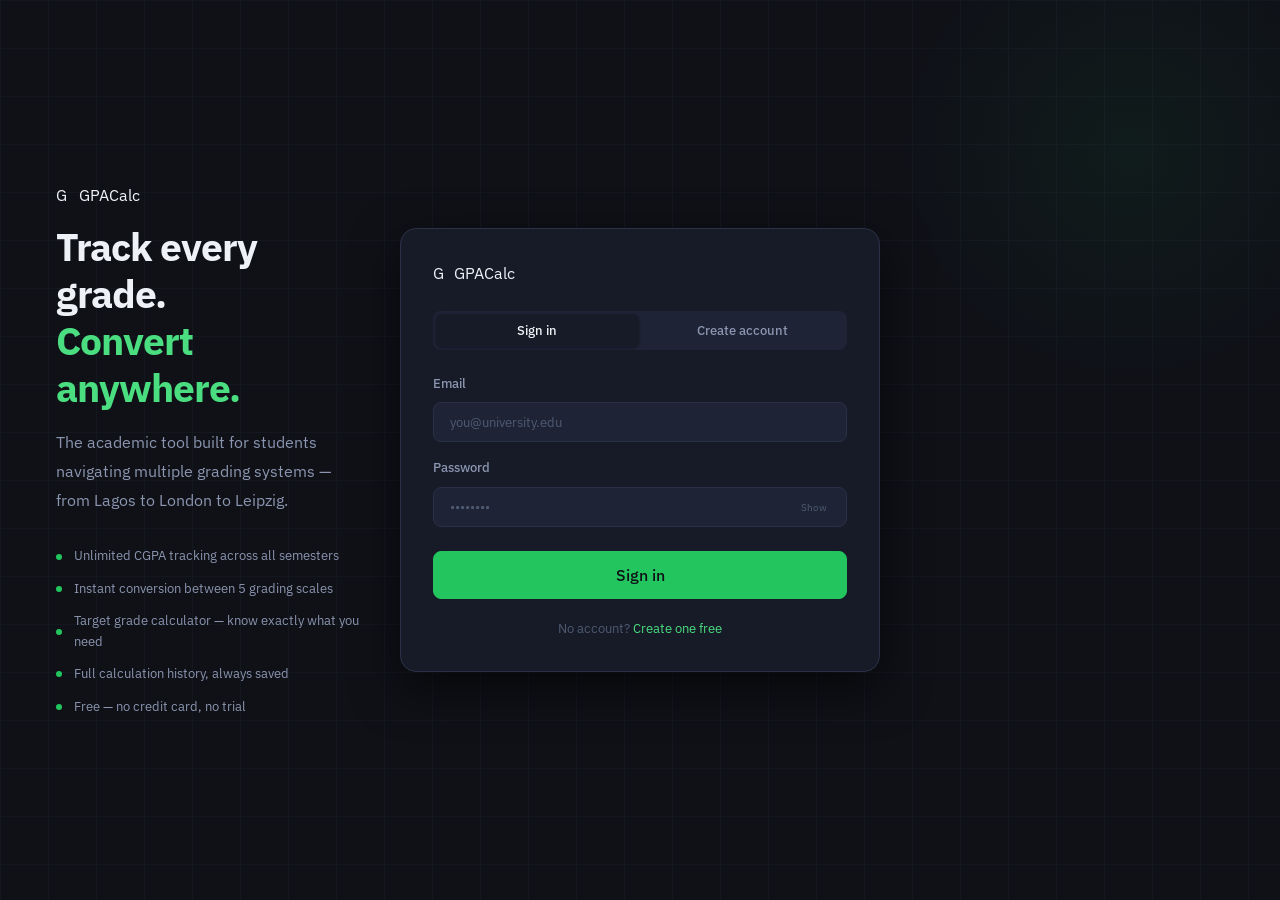
<file: frontend/history.html>
<!DOCTYPE html>
<html lang="en">
<head>
  <meta charset="UTF-8" />
  <meta name="viewport" content="width=device-width, initial-scale=1.0" />
  <title>History — GPACalc</title>
  <link rel="stylesheet" href="css/main.css" />
  <style>

    /* ── Filter bar ── */
    .filter-bar {
      display: flex;
      align-items: center;
      justify-content: space-between;
      gap: var(--space-4);
      margin-bottom: var(--space-5);
      flex-wrap: wrap;
    }

    .filter-chips {
      display: flex;
      gap: var(--space-2);
      flex-wrap: wrap;
    }

    .filter-chip {
      padding: var(--space-1) var(--space-4);
      border-radius: var(--radius-full);
      border: 1px solid var(--border-default);
      background: var(--bg-elevated);
      font-size: var(--text-sm);
      font-weight: 500;
      color: var(--text-secondary);
      cursor: pointer;
      transition: all var(--transition-fast);
      font-family: var(--font-sans);
    }

    .filter-chip:hover { border-color: var(--border-strong); color: var(--text-primary); }

    .filter-chip.active {
      background: var(--accent-dim);
      border-color: var(--accent-border);
      color: var(--accent-text);
    }

    /* ── History table ── */
    .history-card {
      background: var(--bg-surface);
      border: 1px solid var(--border-default);
      border-radius: var(--radius-lg);
      overflow: hidden;
    }

    .history-table { width: 100%; }

    .history-table th {
      padding: var(--space-3) var(--space-5);
      text-align: left;
      font-size: var(--text-xs);
      font-weight: 600;
      letter-spacing: var(--tracking-wider);
      text-transform: uppercase;
      color: var(--text-muted);
      background: var(--bg-overlay);
      border-bottom: 1px solid var(--border-subtle);
      white-space: nowrap;
    }

    .history-table th.sortable {
      cursor: pointer;
      user-select: none;
    }

    .history-table th.sortable:hover { color: var(--text-secondary); }

    .sort-indicator { margin-left: 4px; opacity: 0.5; }
    .sort-indicator.active { opacity: 1; color: var(--accent-text); }

    .history-table td {
      padding: var(--space-3) var(--space-5);
      font-size: var(--text-sm);
      color: var(--text-secondary);
      border-bottom: 1px solid var(--border-subtle);
      vertical-align: middle;
    }

    .history-table tr:last-child td { border-bottom: none; }

    .history-table tbody tr {
      transition: background var(--transition-fast);
    }

    .history-table tbody tr:hover td {
      background: var(--bg-elevated);
      color: var(--text-primary);
    }

    /* Type badges */
    .type-badge {
      display: inline-flex;
      align-items: center;
      padding: 2px 8px;
      border-radius: var(--radius-sm);
      font-size: 10px;
      font-weight: 600;
      letter-spacing: 0.06em;
      text-transform: uppercase;
      white-space: nowrap;
    }

    .type-convert  { background: rgba(99,102,241,.12);  color: #818cf8; }
    .type-gpa      { background: var(--accent-dim);     color: var(--accent-text); }
    .type-cgpa     { background: rgba(34,197,94,.1);    color: #22c55e; }
    .type-target   { background: rgba(245,158,11,.12);  color: #f59e0b; }
    .type-other    { background: var(--bg-overlay);     color: var(--text-muted); }

    .result-value {
      font-family: var(--font-mono);
      font-size: var(--text-base);
      font-weight: 500;
      color: var(--accent-text);
      font-variant-numeric: tabular-nums;
    }

    .expr-cell {
      font-family: var(--font-mono);
      font-size: var(--text-xs);
      color: var(--text-muted);
      max-width: 260px;
      overflow: hidden;
      text-overflow: ellipsis;
      white-space: nowrap;
    }

    /* ── Pagination ── */
    .pagination {
      display: flex;
      align-items: center;
      justify-content: space-between;
      padding: var(--space-4) var(--space-5);
      border-top: 1px solid var(--border-subtle);
      flex-wrap: wrap;
      gap: var(--space-3);
    }

    .pagination-info {
      font-size: var(--text-sm);
      color: var(--text-muted);
    }

    .pagination-controls {
      display: flex;
      align-items: center;
      gap: var(--space-2);
    }

    .page-btn {
      width: 32px;
      height: 32px;
      display: flex;
      align-items: center;
      justify-content: center;
      border-radius: var(--radius-md);
      border: 1px solid var(--border-default);
      background: var(--bg-elevated);
      color: var(--text-secondary);
      cursor: pointer;
      font-size: var(--text-sm);
      font-family: var(--font-sans);
      transition: all var(--transition-fast);
    }

    .page-btn:hover:not(:disabled) {
      border-color: var(--accent-border);
      color: var(--accent-text);
    }

    .page-btn.active {
      background: var(--accent-dim);
      border-color: var(--accent-border);
      color: var(--accent-text);
      font-weight: 600;
    }

    .page-btn:disabled {
      opacity: 0.35;
      cursor: not-allowed;
    }

    /* ── Empty / loading states ── */
    .history-empty {
      padding: var(--space-16) var(--space-8);
      text-align: center;
      color: var(--text-muted);
    }

    .history-empty .empty-icon { font-size: 2.5rem; opacity: 0.2; margin-bottom: var(--space-4); }
    .history-empty h3 { font-size: var(--text-lg); font-weight: 600; color: var(--text-secondary); margin-bottom: var(--space-2); }
    .history-empty p  { font-size: var(--text-sm); }

    /* Summary strip */
    .summary-strip {
      display: flex;
      gap: var(--space-6);
      margin-bottom: var(--space-5);
      flex-wrap: wrap;
    }

    .summary-item {
      display: flex;
      flex-direction: column;
      gap: 3px;
    }

    .summary-label {
      font-size: var(--text-xs);
      font-weight: 600;
      letter-spacing: var(--tracking-wider);
      text-transform: uppercase;
      color: var(--text-muted);
    }

    .summary-value {
      font-family: var(--font-mono);
      font-size: var(--text-lg);
      font-weight: 500;
      color: var(--text-primary);
    }

    @media (max-width: 700px) {
      .filter-bar { flex-direction: column; align-items: flex-start; }
      .expr-cell  { max-width: 140px; }
      .history-table th:nth-child(3),
      .history-table td:nth-child(3) { display: none; }
    }
  </style>
</head>
<body>

<div class="app-shell">

  <!-- ══ SIDEBAR ══ -->
  <aside class="sidebar" id="sidebar">
    <div class="sidebar-logo">
      <a href="index.html" class="logo-mark" style="text-decoration:none">
        <div class="logo-icon">G</div>
        <span class="logo-text">GPA<span>Calc</span></span>
      </a>
    </div>
    <nav class="sidebar-nav">
      <span class="nav-section-label">Main</span>
      <a href="dashboard.html" class="nav-link">
        <svg class="nav-icon" viewBox="0 0 16 16" fill="none" stroke="currentColor" stroke-width="1.5">
          <rect x="1" y="1" width="6" height="6" rx="1"/><rect x="9" y="1" width="6" height="6" rx="1"/>
          <rect x="1" y="9" width="6" height="6" rx="1"/><rect x="9" y="9" width="6" height="6" rx="1"/>
        </svg>
        Dashboard
      </a>
      <a href="semesters.html" class="nav-link">
        <svg class="nav-icon" viewBox="0 0 16 16" fill="none" stroke="currentColor" stroke-width="1.5">
          <rect x="1" y="3" width="14" height="11" rx="1.5"/>
          <path d="M5 3V1.5M11 3V1.5M1 7h14"/>
        </svg>
        Semesters
      </a>
      <a href="converter.html" class="nav-link">
        <svg class="nav-icon" viewBox="0 0 16 16" fill="none" stroke="currentColor" stroke-width="1.5">
          <path d="M2 5h12M10 2l4 3-4 3M14 11H2M6 8l-4 3 4 3"/>
        </svg>
        Converter
      </a>
      <span class="nav-section-label">Account</span>
      <a href="history.html" class="nav-link active">
        <svg class="nav-icon" viewBox="0 0 16 16" fill="none" stroke="currentColor" stroke-width="1.5">
          <circle cx="8" cy="8" r="6.5"/><path d="M8 4.5V8l2.5 2"/>
        </svg>
        History
      </a>
      <a href="settings.html" class="nav-link">
        <svg class="nav-icon" viewBox="0 0 16 16" fill="none" stroke="currentColor" stroke-width="1.5">
          <circle cx="8" cy="8" r="2.5"/>
          <path d="M8 1.5v1.8M8 12.7v1.8M1.5 8h1.8M12.7 8h1.8M3.4 3.4l1.3 1.3M11.3 11.3l1.3 1.3M3.4 12.6l1.3-1.3M11.3 4.7l1.3-1.3"/>
        </svg>
        Settings
      </a>
    </nav>
    <div class="sidebar-footer">
      <div class="user-pill">
        <div class="user-avatar" id="user-avatar">?</div>
        <div class="user-info">
          <div class="user-name" id="user-name">Loading…</div>
          <div class="user-scale" id="user-scale"></div>
        </div>
      </div>
      <a href="#" class="nav-link" data-action="logout" style="color:var(--text-muted)">
        <svg class="nav-icon" viewBox="0 0 16 16" fill="none" stroke="currentColor" stroke-width="1.5">
          <path d="M6 14H2.5A1.5 1.5 0 011 12.5v-9A1.5 1.5 0 012.5 2H6M11 11l4-3-4-3M6 8h9"/>
        </svg>
        Sign out
      </a>
    </div>
  </aside>

  <button class="sidebar-toggle" id="sidebar-toggle">☰</button>

  <!-- ══ MAIN ══ -->
  <main class="main-content">
    <div class="page-header">
      <h1 class="page-title">History</h1>
      <p class="page-subtitle">All your GPA calculations, conversions, and projections.</p>
    </div>

    <div class="page-body">

      <!-- Summary strip -->
      <div class="summary-strip" id="summary-strip">
        <div class="summary-item">
          <span class="summary-label">Total</span>
          <span class="summary-value" id="summary-total">—</span>
        </div>
        <div class="summary-item">
          <span class="summary-label">Conversions</span>
          <span class="summary-value" id="summary-convert">—</span>
        </div>
        <div class="summary-item">
          <span class="summary-label">GPA Calcs</span>
          <span class="summary-value" id="summary-gpa">—</span>
        </div>
        <div class="summary-item">
          <span class="summary-label">Projections</span>
          <span class="summary-value" id="summary-target">—</span>
        </div>
      </div>

      <!-- Filter bar -->
      <div class="filter-bar">
        <div class="filter-chips">
          <button class="filter-chip active" data-filter="all">All</button>
          <button class="filter-chip" data-filter="convert">Conversions</button>
          <button class="filter-chip" data-filter="semester_gpa">Semester GPA</button>
          <button class="filter-chip" data-filter="cgpa">CGPA</button>
          <button class="filter-chip" data-filter="target_grade">Projections</button>
        </div>
        <button class="btn btn-danger btn-sm" id="clear-all-btn">Clear all</button>
      </div>

      <!-- Table -->
      <div class="history-card">
        <div id="table-container">
          <!-- skeleton -->
          <div id="table-loading" style="padding: var(--space-8); display:flex; gap:var(--space-3); flex-direction:column">
            <div class="skeleton" style="height:40px; border-radius:var(--radius-md)"></div>
            <div class="skeleton" style="height:40px; border-radius:var(--radius-md)"></div>
            <div class="skeleton" style="height:40px; border-radius:var(--radius-md)"></div>
            <div class="skeleton" style="height:40px; border-radius:var(--radius-md)"></div>
            <div class="skeleton" style="height:40px; border-radius:var(--radius-md)"></div>
          </div>
        </div>
      </div>

    </div>
  </main>
</div>

<div class="toast-container"></div>

<script src="js/utils.js"></script>
<script src="config.js"></script>
<script src="js/api.js"></script>
<script src="js/auth.js"></script>
<script>
(() => {
  'use strict';

  const PAGE_SIZE = 20;

  // Type metadata
  const TYPE_META = {
    convert:      { label: 'Convert',    cls: 'type-convert',  display: 'Conversion'  },
    semester_gpa: { label: 'Sem GPA',    cls: 'type-gpa',      display: 'Semester GPA' },
    cgpa:         { label: 'CGPA',       cls: 'type-cgpa',     display: 'CGPA'        },
    target_grade: { label: 'Projection', cls: 'type-target',   display: 'Projection'  },
    other:        { label: 'Calc',       cls: 'type-other',    display: 'Calculation' },
  };

  // State
  let allItems    = [];
  let filtered    = [];
  let currentPage = 1;
  let activeFilter = 'all';
  let sortCol     = 'date';
  let sortDir     = 'desc';

  // Init
  async function init() {
    if (!await Auth.requireAuth()) return;
    Auth.init();

    const user = await Auth.loadUser();
    if (!user) return;
    Auth.populateSidebar(user);

    await loadHistory();
    attachFilters();
    attachClearAll();
  }

  // Load history
  async function loadHistory() {
    const { data, error } = await Api.history.list();
    document.getElementById('table-loading').style.display = 'none';

    if (error) {
      renderEmpty('Could not load history. Please try again.');
      return;
    }

    allItems = (data?.calculations ?? data ?? []);
    buildSummary(allItems);
    applyFilterAndRender();
  }

  // Summary strip
  function buildSummary(items) {
    const counts = { convert: 0, semester_gpa: 0, cgpa: 0, target_grade: 0 };
    items.forEach(h => {
      const t = detectType(h.expression);
      if (counts[t] !== undefined) counts[t]++;
    });

    document.getElementById('summary-total').textContent   = items.length;
    document.getElementById('summary-convert').textContent = counts.convert;
    document.getElementById('summary-gpa').textContent     = counts.semester_gpa + counts.cgpa;
    document.getElementById('summary-target').textContent  = counts.target_grade;
  }

  function detectType(expr) {
    if (!expr) return 'cgpa';
    if (expr.startsWith('convert'))      return 'convert';
    if (expr.startsWith('semester_gpa')) return 'semester_gpa';
    if (expr.startsWith('target'))       return 'target_grade';
    if (expr.startsWith('cgpa'))         return 'cgpa';
    return 'other';
  }

  // Filter + sort + paginate
  function applyFilterAndRender() {
    // Filter
    filtered = activeFilter === 'all'
      ? [...allItems]
      : allItems.filter(h => detectType(h.expression) === activeFilter);

    // Sort
    filtered.sort((a, b) => {
      let av, bv;
      if (sortCol === 'date') {
        av = new Date(a.created_at).getTime();
        bv = new Date(b.created_at).getTime();
      } else if (sortCol === 'result') {
        av = parseFloat(a.result) || 0;
        bv = parseFloat(b.result) || 0;
      } else if (sortCol === 'type') {
        av = detectType(a.expression);
        bv = detectType(b.expression);
      }
      if (av < bv) return sortDir === 'asc' ? -1 :  1;
      if (av > bv) return sortDir === 'asc' ?  1 : -1;
      return 0;
    });

    currentPage = 1;
    renderTable();
  }

  // Render table
  function renderTable() {
    const container = document.getElementById('table-container');

    if (!filtered.length) {
      renderEmpty(
        activeFilter === 'all'
          ? 'No calculations yet. Run a conversion or calculate a semester GPA to see history here.'
          : `No ${TYPE_META[activeFilter]?.display ?? ''} calculations found.`
      );
      return;
    }

    const totalPages = Math.ceil(filtered.length / PAGE_SIZE);
    const start      = (currentPage - 1) * PAGE_SIZE;
    const pageItems  = filtered.slice(start, start + PAGE_SIZE);

    const sortArrow = (col) => {
      if (sortCol !== col) return `<span class="sort-indicator">↕</span>`;
      return `<span class="sort-indicator active">${sortDir === 'asc' ? '↑' : '↓'}</span>`;
    };

    const rows = pageItems.map(h => {
      const type   = detectType(h.expression);
      const meta   = TYPE_META[type] || TYPE_META.other;
      const result = h.result !== null && h.result !== undefined
        ? Number(h.result).toFixed(2) : '—';
      const expr   = formatExpr(h.expression);
      const date   = Utils.formatDateTime(h.created_at);
      const cls    = h.classification ? Utils.classifyGPA(h.classification) : null;

      return `
        <tr>
          <td><span class="type-badge ${meta.cls}">${meta.label}</span></td>
          <td class="expr-cell" title="${h.expression || ''}">${expr}</td>
          <td><span class="result-value">${result}</span></td>
          <td>
            ${cls
              ? `<span class="classification-badge ${cls.cls}" style="font-size:10px;padding:2px 8px">${cls.short}</span>`
              : '<span style="color:var(--text-muted)">—</span>'}
          </td>
          <td style="color:var(--text-muted); font-size:var(--text-xs); white-space:nowrap">${date}</td>
        </tr>
      `;
    }).join('');

    container.innerHTML = `
      <table class="history-table">
        <thead>
          <tr>
            <th>Type</th>
            <th class="sortable" data-col="type">
              Expression ${sortArrow('type')}
            </th>
            <th class="sortable" data-col="result">
              Result ${sortArrow('result')}
            </th>
            <th>Class</th>
            <th class="sortable" data-col="date">
              When ${sortArrow('date')}
            </th>
          </tr>
        </thead>
        <tbody>${rows}</tbody>
      </table>
      ${totalPages > 1 ? paginationHTML(totalPages) : ''}
    `;

    // Attach sort handlers
    container.querySelectorAll('th.sortable').forEach(th => {
      th.addEventListener('click', () => {
        const col = th.dataset.col;
        if (sortCol === col) {
          sortDir = sortDir === 'asc' ? 'desc' : 'asc';
        } else {
          sortCol = col;
          sortDir = col === 'date' ? 'desc' : 'asc';
        }
        applyFilterAndRender();
      });
    });

    // Attach pagination handlers
    container.querySelectorAll('.page-btn[data-page]').forEach(btn => {
      btn.addEventListener('click', () => {
        const p = parseInt(btn.dataset.page);
        if (!isNaN(p)) {
          currentPage = p;
          renderTable();
          document.querySelector('.history-card').scrollIntoView({ behavior: 'smooth', block: 'start' });
        }
      });
    });
  }

  function formatExpr(expr) {
    if (!expr) return '—';
    // Strip the type prefix for cleaner display
    return expr
      .replace(/^convert:/, '')
      .replace(/^semester_gpa:/, '')
      .replace(/^cgpa:/, '')
      .replace(/^target_grade:/, '')
      || expr;
  }

  function paginationHTML(totalPages) {
    const start = (currentPage - 1) * PAGE_SIZE + 1;
    const end   = Math.min(currentPage * PAGE_SIZE, filtered.length);

    // Build page number buttons — show window of 5 around current
    const pages = [];
    const delta = 2;
    for (let i = 1; i <= totalPages; i++) {
      if (
        i === 1 || i === totalPages ||
        (i >= currentPage - delta && i <= currentPage + delta)
      ) {
        pages.push(i);
      } else if (pages[pages.length - 1] !== '…') {
        pages.push('…');
      }
    }

    const pageButtons = pages.map(p => {
      if (p === '…') return `<span style="color:var(--text-muted);padding:0 4px">…</span>`;
      return `<button class="page-btn ${p === currentPage ? 'active' : ''}" data-page="${p}">${p}</button>`;
    }).join('');

    return `
      <div class="pagination">
        <span class="pagination-info">Showing ${start}–${end} of ${filtered.length}</span>
        <div class="pagination-controls">
          <button class="page-btn" data-page="${currentPage - 1}" ${currentPage === 1 ? 'disabled' : ''}>‹</button>
          ${pageButtons}
          <button class="page-btn" data-page="${currentPage + 1}" ${currentPage === totalPages ? 'disabled' : ''}>›</button>
        </div>
      </div>
    `;
  }

  function renderEmpty(message) {
    document.getElementById('table-container').innerHTML = `
      <div class="history-empty">
        <div class="empty-icon">◷</div>
        <h3>No history</h3>
        <p>${message}</p>
      </div>
    `;
  }

  // Filter chips
  function attachFilters() {
    document.querySelectorAll('.filter-chip').forEach(chip => {
      chip.addEventListener('click', () => {
        document.querySelectorAll('.filter-chip').forEach(c => c.classList.remove('active'));
        chip.classList.add('active');
        activeFilter = chip.dataset.filter;
        applyFilterAndRender();
      });
    });
  }

  // Clear all
  function attachClearAll() {
    const btn = document.getElementById('clear-all-btn');

    btn.addEventListener('click', async () => {
      if (btn.dataset.confirm === 'true') {
        Utils.setLoading(btn, true);
        const { error } = await Api.history.clear();
        Utils.setLoading(btn, false);

        if (error) { Utils.toast(error, 'error'); return; }

        allItems = [];
        filtered = [];
        buildSummary([]);
        renderEmpty('History cleared.');
        btn.dataset.confirm = '';
        btn.textContent = 'Clear all';
        Utils.toast('All history cleared.', 'success');
      } else {
        btn.dataset.confirm = 'true';
        btn.textContent = 'Confirm clear?';
        setTimeout(() => {
          if (btn.dataset.confirm === 'true') {
            btn.dataset.confirm = '';
            btn.textContent = 'Clear all';
          }
        }, 3000);
      }
    });
  }

  init();

})();
</script>

</body>
</html>
</file>
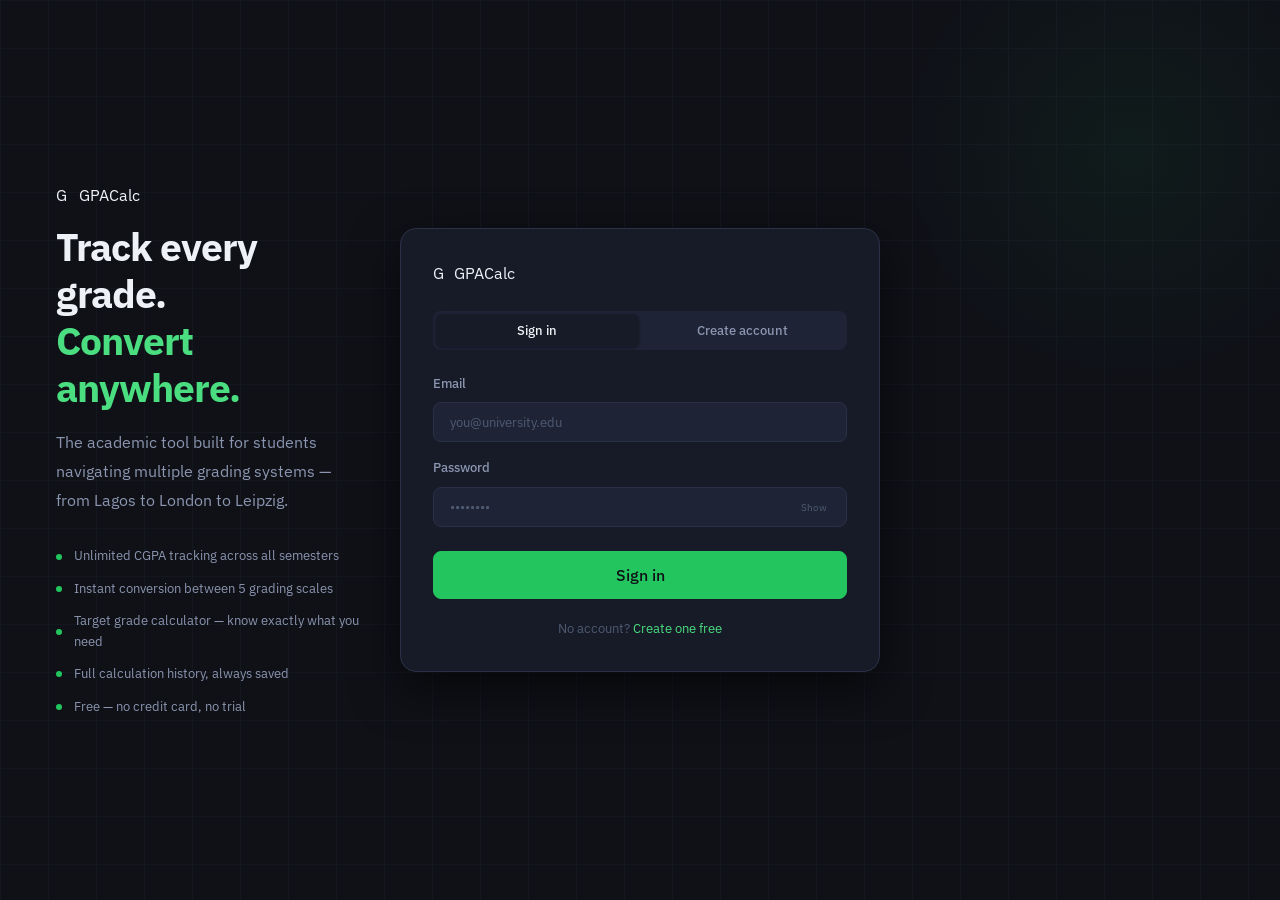
<file: frontend/semesters.html>
<!DOCTYPE html>
<html lang="en">
<head>
  <meta charset="UTF-8" />
  <meta name="viewport" content="width=device-width, initial-scale=1.0" />
  <title>Semesters — GPACalc</title>
  <link rel="stylesheet" href="css/main.css" />
  <style>

    /* ── Page toolbar ── */
    .page-toolbar {
      display: flex;
      align-items: center;
      justify-content: space-between;
      margin-bottom: var(--space-6);
      flex-wrap: wrap;
      gap: var(--space-3);
    }

    .toolbar-left {
      display: flex;
      align-items: center;
      gap: var(--space-3);
    }

    .toolbar-right {
      display: flex;
      align-items: center;
      gap: var(--space-3);
    }

    /* ── CGPA summary strip ── */
    .cgpa-strip {
      background: var(--bg-surface);
      border: 1px solid var(--border-default);
      border-radius: var(--radius-lg);
      padding: var(--space-4) var(--space-6);
      display: flex;
      align-items: center;
      gap: var(--space-8);
      margin-bottom: var(--space-6);
      flex-wrap: wrap;
    }

    .cgpa-strip::before {
      content: '';
      position: absolute;
      left: 0; top: 0; bottom: 0;
      width: 3px;
      background: var(--accent);
      border-radius: var(--radius-full);
    }

    .cgpa-strip { position: relative; overflow: hidden; }

    .strip-item { display: flex; flex-direction: column; gap: 3px; }

    .strip-item-label {
      font-size: var(--text-xs);
      font-weight: 600;
      letter-spacing: var(--tracking-wider);
      text-transform: uppercase;
      color: var(--text-muted);
    }

    .strip-item-value {
      font-family: var(--font-mono);
      font-size: var(--text-xl);
      font-weight: 500;
      color: var(--accent-text);
      line-height: 1;
      font-variant-numeric: tabular-nums;
    }

    .strip-item-value.plain { color: var(--text-primary); font-size: var(--text-lg); }

    .strip-divider {
      width: 1px;
      height: 36px;
      background: var(--border-subtle);
    }

    /* ── Accordion ── */
    .semesters-list {
      display: flex;
      flex-direction: column;
      gap: var(--space-3);
    }

    .semester-accordion {
      background: var(--bg-surface);
      border: 1px solid var(--border-default);
      border-radius: var(--radius-lg);
      overflow: hidden;
      transition: border-color var(--transition-fast);
    }

    .semester-accordion.open {
      border-color: var(--accent-border);
    }

    .accordion-trigger {
      width: 100%;
      display: flex;
      align-items: center;
      gap: var(--space-4);
      padding: var(--space-4) var(--space-5);
      background: none;
      border: none;
      text-align: left;
      cursor: pointer;
      transition: background var(--transition-fast);
      color: var(--text-primary);
    }

    .accordion-trigger:hover { background: var(--bg-elevated); }
    .semester-accordion.open .accordion-trigger { background: var(--bg-elevated); }

    .trigger-left { flex: 1; display: flex; align-items: center; gap: var(--space-4); min-width: 0; }

    .trigger-name {
      font-size: var(--text-base);
      font-weight: 500;
      color: var(--text-primary);
    }

    .trigger-meta {
      font-size: var(--text-xs);
      color: var(--text-muted);
      margin-top: 2px;
    }

    .trigger-right {
      display: flex;
      align-items: center;
      gap: var(--space-3);
      flex-shrink: 0;
    }

    .trigger-gpa {
      font-family: var(--font-mono);
      font-size: var(--text-base);
      font-weight: 500;
      color: var(--text-primary);
    }

    .chevron {
      color: var(--text-muted);
      transition: transform var(--transition-base);
      font-size: 10px;
    }

    .semester-accordion.open .chevron { transform: rotate(180deg); }

    /* Accordion body */
    .accordion-body {
      display: none;
      border-top: 1px solid var(--border-subtle);
    }

    .semester-accordion.open .accordion-body { display: block; }

    /* Course table inside accordion */
    .course-table-wrapper { overflow-x: auto; }

    .course-table { width: 100%; }

    .course-table th {
      padding: var(--space-2) var(--space-5);
      text-align: left;
      font-size: var(--text-xs);
      font-weight: 600;
      letter-spacing: var(--tracking-wider);
      text-transform: uppercase;
      color: var(--text-muted);
      background: var(--bg-overlay);
      border-bottom: 1px solid var(--border-subtle);
      white-space: nowrap;
    }

    .course-table td {
      padding: var(--space-3) var(--space-5);
      font-size: var(--text-sm);
      color: var(--text-secondary);
      border-bottom: 1px solid var(--border-subtle);
      vertical-align: middle;
    }

    .course-table tr:last-child td { border-bottom: none; }
    .course-table tbody tr { transition: background var(--transition-fast); }
    .course-table tbody tr:hover td { background: var(--bg-elevated); color: var(--text-primary); }

    .grade-cell {
      font-family: var(--font-mono);
      font-weight: 500;
      color: var(--text-primary);
      font-size: var(--text-sm);
    }

    .gp-cell {
      font-family: var(--font-mono);
      font-size: var(--text-sm);
      color: var(--accent-text);
    }

    .course-actions {
      display: flex;
      gap: var(--space-2);
      justify-content: flex-end;
    }

    /* Inline add course row */
    .add-course-area {
      padding: var(--space-3) var(--space-5);
      border-top: 1px solid var(--border-subtle);
      background: var(--bg-overlay);
    }

    .add-course-form {
      display: none;
      grid-template-columns: 1fr 80px 140px auto;
      gap: var(--space-2);
      align-items: center;
      margin-top: var(--space-3);
    }

    .add-course-form.visible { display: grid; }

    .add-course-actions {
      display: flex;
      gap: var(--space-2);
      margin-top: var(--space-3);
    }

    /* Edit row — replaces a course row inline */
    .course-row-editing td {
      background: var(--accent-dim) !important;
    }

    .inline-edit-grid {
      display: grid;
      grid-template-columns: 1fr 72px 130px auto;
      gap: var(--space-2);
      align-items: center;
    }

    /* Accordion footer — GPA summary */
    .accordion-footer {
      display: flex;
      align-items: center;
      justify-content: space-between;
      padding: var(--space-3) var(--space-5);
      border-top: 1px solid var(--border-subtle);
      background: var(--bg-overlay);
      flex-wrap: wrap;
      gap: var(--space-3);
    }

    .footer-gpa-summary {
      display: flex;
      align-items: center;
      gap: var(--space-6);
    }

    .footer-stat { display: flex; flex-direction: column; gap: 2px; }

    .footer-stat-label {
      font-size: var(--text-xs);
      color: var(--text-muted);
      text-transform: uppercase;
      letter-spacing: var(--tracking-wide);
    }

    .footer-stat-value {
      font-family: var(--font-mono);
      font-size: var(--text-base);
      font-weight: 500;
      color: var(--text-primary);
    }

    .footer-stat-value.accent { color: var(--accent-text); }

    /* Delete semester confirmation */
    .delete-confirm-row {
      display: none;
      align-items: center;
      gap: var(--space-3);
      padding: var(--space-3) var(--space-5);
      background: var(--error-dim);
      border-top: 1px solid var(--error-border);
      font-size: var(--text-sm);
      color: var(--error);
    }

    .delete-confirm-row.visible { display: flex; }

    /* ── New semester modal ── */
    .new-semester-fields {
      display: flex;
      flex-direction: column;
      gap: var(--space-4);
    }

    /* ── Target grade section ── */
    .target-section {
      background: var(--bg-surface);
      border: 1px solid var(--border-default);
      border-radius: var(--radius-lg);
      padding: var(--space-6);
      margin-top: var(--space-8);
    }

    .target-section-header {
      margin-bottom: var(--space-5);
    }

    .target-section-header h3 {
      font-size: var(--text-lg);
      font-weight: 600;
      margin-bottom: var(--space-1);
    }

    .target-section-header p {
      font-size: var(--text-sm);
      color: var(--text-secondary);
    }

    .target-grid {
      display: grid;
      grid-template-columns: 1fr 1fr auto;
      gap: var(--space-4);
      align-items: end;
      margin-bottom: var(--space-5);
    }

    .target-result {
      margin-top: var(--space-4);
      padding: var(--space-5);
      background: var(--bg-elevated);
      border: 1px solid var(--border-default);
      border-radius: var(--radius-md);
      display: none;
    }

    .target-result.visible { display: block; }

    .target-result-value {
      font-family: var(--font-mono);
      font-size: var(--text-2xl);
      font-weight: 500;
      color: var(--accent-text);
      margin-bottom: var(--space-2);
    }

    .target-result-label {
      font-size: var(--text-sm);
      color: var(--text-secondary);
    }

    .target-result.impossible {
      border-color: var(--error-border);
      background: var(--error-dim);
    }

    .target-result.impossible .target-result-value { color: var(--error); }

    /* ── Empty state ── */
    .semesters-empty {
      text-align: center;
      padding: var(--space-20) var(--space-8);
    }

    .semesters-empty .empty-icon-lg {
      font-size: 3rem;
      opacity: 0.2;
      margin-bottom: var(--space-5);
    }

    .semesters-empty h3 {
      font-size: var(--text-xl);
      font-weight: 600;
      color: var(--text-secondary);
      margin-bottom: var(--space-3);
    }

    .semesters-empty p {
      color: var(--text-muted);
      max-width: 360px;
      margin: 0 auto var(--space-6);
    }

    /* ── Responsive ── */
    @media (max-width: 700px) {
      .add-course-form { grid-template-columns: 1fr 1fr; }
      .inline-edit-grid { grid-template-columns: 1fr 1fr; }
      .target-grid { grid-template-columns: 1fr; }
      .cgpa-strip { gap: var(--space-5); }
    }
  </style>
</head>
<body>

<div class="app-shell">

  <!-- ══ SIDEBAR ══ -->
  <aside class="sidebar" id="sidebar">
    <div class="sidebar-logo">
      <a href="index.html" class="logo-mark" style="text-decoration:none">
        <div class="logo-icon">G</div>
        <span class="logo-text">GPA<span>Calc</span></span>
      </a>
    </div>
    <nav class="sidebar-nav">
      <span class="nav-section-label">Main</span>
      <a href="dashboard.html" class="nav-link">
        <svg class="nav-icon" viewBox="0 0 16 16" fill="none" stroke="currentColor" stroke-width="1.5">
          <rect x="1" y="1" width="6" height="6" rx="1"/><rect x="9" y="1" width="6" height="6" rx="1"/>
          <rect x="1" y="9" width="6" height="6" rx="1"/><rect x="9" y="9" width="6" height="6" rx="1"/>
        </svg>
        Dashboard
      </a>
      <a href="semesters.html" class="nav-link active">
        <svg class="nav-icon" viewBox="0 0 16 16" fill="none" stroke="currentColor" stroke-width="1.5">
          <rect x="1" y="3" width="14" height="11" rx="1.5"/>
          <path d="M5 3V1.5M11 3V1.5M1 7h14"/>
        </svg>
        Semesters
      </a>
      <a href="converter.html" class="nav-link">
        <svg class="nav-icon" viewBox="0 0 16 16" fill="none" stroke="currentColor" stroke-width="1.5">
          <path d="M2 5h12M10 2l4 3-4 3M14 11H2M6 8l-4 3 4 3"/>
        </svg>
        Converter
      </a>
      <span class="nav-section-label">Account</span>
      <a href="history.html" class="nav-link">
        <svg class="nav-icon" viewBox="0 0 16 16" fill="none" stroke="currentColor" stroke-width="1.5">
          <circle cx="8" cy="8" r="6.5"/><path d="M8 4.5V8l2.5 2"/>
        </svg>
        History
      </a>
      <a href="settings.html" class="nav-link">
        <svg class="nav-icon" viewBox="0 0 16 16" fill="none" stroke="currentColor" stroke-width="1.5">
          <circle cx="8" cy="8" r="2.5"/>
          <path d="M8 1.5v1.8M8 12.7v1.8M1.5 8h1.8M12.7 8h1.8M3.4 3.4l1.3 1.3M11.3 11.3l1.3 1.3M3.4 12.6l1.3-1.3M11.3 4.7l1.3-1.3"/>
        </svg>
        Settings
      </a>
    </nav>
    <div class="sidebar-footer">
      <div class="user-pill">
        <div class="user-avatar" id="user-avatar">?</div>
        <div class="user-info">
          <div class="user-name" id="user-name">Loading…</div>
          <div class="user-scale" id="user-scale"></div>
        </div>
      </div>
      <a href="#" class="nav-link" data-action="logout" style="color:var(--text-muted)">
        <svg class="nav-icon" viewBox="0 0 16 16" fill="none" stroke="currentColor" stroke-width="1.5">
          <path d="M6 14H2.5A1.5 1.5 0 011 12.5v-9A1.5 1.5 0 012.5 2H6M11 11l4-3-4-3M6 8h9"/>
        </svg>
        Sign out
      </a>
    </div>
  </aside>

  <button class="sidebar-toggle" id="sidebar-toggle">☰</button>

  <!-- ══ MAIN ══ -->
  <main class="main-content">
    <div class="page-header">
      <h1 class="page-title">Semesters</h1>
      <p class="page-subtitle">Manage your courses and track GPA across all semesters.</p>
    </div>

    <div class="page-body">

      <!-- Toolbar -->
      <div class="page-toolbar">
        <div class="toolbar-left">
          <span class="label" id="semester-count-label">Loading…</span>
        </div>
        <div class="toolbar-right">
          <button class="btn btn-primary" id="new-semester-btn">+ New semester</button>
        </div>
      </div>

      <!-- CGPA strip -->
      <div class="cgpa-strip" id="cgpa-strip" style="display:none">
        <div class="strip-item">
          <span class="strip-item-label">CGPA</span>
          <span class="strip-item-value" id="strip-cgpa">—</span>
        </div>
        <div class="strip-divider"></div>
        <div class="strip-item">
          <span class="strip-item-label">Credits</span>
          <span class="strip-item-value plain" id="strip-credits">—</span>
        </div>
        <div class="strip-divider"></div>
        <div class="strip-item">
          <span class="strip-item-label">Semesters</span>
          <span class="strip-item-value plain" id="strip-sems">—</span>
        </div>
        <div class="strip-divider"></div>
        <div class="strip-item">
          <span class="strip-item-label">Classification</span>
          <span id="strip-class">—</span>
        </div>
      </div>

      <!-- Semesters list -->
      <div id="semesters-container">
        <!-- Skeleton -->
        <div id="semesters-loading">
          <div class="skeleton" style="height:64px; border-radius:var(--radius-lg); margin-bottom:var(--space-3)"></div>
          <div class="skeleton" style="height:64px; border-radius:var(--radius-lg); margin-bottom:var(--space-3)"></div>
          <div class="skeleton" style="height:64px; border-radius:var(--radius-lg)"></div>
        </div>

        <!-- Empty state -->
        <div id="semesters-empty" style="display:none" class="semesters-empty">
          <div class="empty-icon-lg">◫</div>
          <h3>No semesters yet</h3>
          <p>Create your first semester to start logging courses and tracking your CGPA.</p>
          <button class="btn btn-primary btn-lg" id="empty-new-btn">+ Create first semester</button>
        </div>

        <!-- Accordion list -->
        <div class="semesters-list" id="semesters-list"></div>
      </div>

      <!-- Target grade calculator -->
      <div class="target-section" id="target">
        <div class="target-section-header">
          <h3>Target grade calculator</h3>
          <p>Enter your goal CGPA and remaining course load — we'll calculate the grade point you need per course.</p>
        </div>
        <div class="target-grid">
          <div class="form-group">
            <label class="form-label" for="target-cgpa">Target CGPA</label>
            <input type="number" id="target-cgpa" class="input" placeholder="e.g. 4.50" min="0" step="0.01" />
          </div>
          <div class="form-group">
            <label class="form-label" for="target-credits">Remaining credits</label>
            <input type="number" id="target-credits" class="input" placeholder="e.g. 18" min="1" step="1" />
          </div>
          <button class="btn btn-primary" id="target-btn" style="height:40px">Calculate</button>
        </div>
        <div class="target-result" id="target-result">
          <div class="target-result-value" id="target-result-value">—</div>
          <div class="target-result-label" id="target-result-label"></div>
        </div>
      </div>

    </div>
  </main>
</div>

<!-- ══ NEW SEMESTER MODAL ══ -->
<div class="overlay" id="new-semester-overlay">
  <div class="modal">
    <div class="modal-header">
      <h2 class="modal-title">New semester</h2>
      <button class="modal-close" id="modal-close">✕</button>
    </div>
    <div class="new-semester-fields">
      <div class="form-group">
        <label class="form-label" for="sem-name-input">
          Semester name <span class="required">*</span>
        </label>
        <input
          type="text"
          id="sem-name-input"
          class="input"
          placeholder="e.g. 300L First Semester"
          maxlength="80"
        />
        <div class="inline-error" id="sem-name-error"></div>
        <div class="form-hint">Something descriptive — year, level, or term.</div>
      </div>
    </div>
    <div class="modal-footer">
      <button class="btn btn-secondary" id="modal-cancel">Cancel</button>
      <button class="btn btn-primary" id="modal-create-btn">Create semester</button>
    </div>
  </div>
</div>

<!-- ══ TOAST CONTAINER ══ -->
<div class="toast-container"></div>

<script src="js/utils.js"></script>
<script src="config.js"></script>
<script src="js/api.js"></script>
<script src="js/auth.js"></script>
<script>
(() => {
  'use strict';

  // ── Grade options per scale ──
  const GRADE_OPTIONS = {
    '4.0':    [['A',4.0],['A-',3.7],['B+',3.3],['B',3.0],['B-',2.7],['C+',2.3],['C',2.0],['C-',1.7],['D',1.0],['F',0.0]],
    '5.0':    [['A',5.0],['B',4.0],['C',3.0],['D',2.0],['E',1.0],['F',0.0]],
    '6.0_DE': [['1.0',1.0],['1.3',1.3],['1.7',1.7],['2.0',2.0],['2.3',2.3],['2.7',2.7],['3.0',3.0],['3.3',3.3],['3.7',3.7],['4.0',4.0],['5.0',5.0]],
    '110':    [['110',110],['105',105],['100',100],['95',95],['90',90],['85',85],['80',80],['75',75],['70',70],['66',66]],
    '30':     [['30',30],['28',28],['27',27],['25',25],['24',24],['22',22],['21',21],['19',19],['18',18]],
  };

  const SCALES = {
    '4.0':    { max: 4.0 },
    '5.0':    { max: 5.0 },
    '6.0_DE': { max: 6.0 },
    '110':    { max: 110 },
    '30':     { max: 30  },
  };

  // ── State ──
  let user      = null;
  let semesters = []; // [{ id, name, courses: [], gpa, credit_hours }]

  // ── Init ──
  async function init() {
    if (!await Auth.requireAuth()) return;
    Auth.init();

    user = await Auth.loadUser();
    if (!user) return;
    Auth.populateSidebar(user);

    await loadSemesters();
    await loadCGPA();
    attachNewSemesterModal();
    attachTargetCalculator();

    // If URL has #target, scroll to it
    if (window.location.hash === '#target') {
      setTimeout(() => document.getElementById('target').scrollIntoView({ behavior: 'smooth' }), 400);
    }
  }

  // ── Load semesters ──
  async function loadSemesters() {
    const { data, error } = await Api.semesters.list();

    document.getElementById('semesters-loading').style.display = 'none';

    if (error) { Utils.toast(error, 'error'); return; }

    semesters = (data?.semesters ?? data ?? []).map(s => ({ ...s, courses: [] }));

    updateSemesterCountLabel();

    if (!semesters.length) {
      document.getElementById('semesters-empty').style.display = 'block';
      document.getElementById('empty-new-btn').addEventListener('click', openNewSemesterModal);
      return;
    }

    document.getElementById('semesters-empty').style.display = 'none';
    renderAllSemesters();

    // Expand the first (most recent) semester by default
    const first = document.querySelector('.semester-accordion');
    if (first) openAccordion(first);
  }

  // ── Load CGPA ──
  async function loadCGPA() {
    const { data, error } = await Api.calculations.cgpa();
    if (error || !data) return;

    const cgpa   = data.cgpa ?? data.gpa ?? 0;
    const strip  = document.getElementById('cgpa-strip');
    strip.style.display = 'flex';

    Utils.countUp(document.getElementById('strip-cgpa'), cgpa, { duration: 800, decimals: 2 });
    document.getElementById('strip-credits').textContent = data.total_credit_hours ?? '—';
    document.getElementById('strip-sems').textContent    = semesters.length;

    const cls = data.classification ? Utils.classifyGPA(data.classification) : null;
    document.getElementById('strip-class').innerHTML = cls
      ? `<span class="classification-badge ${cls.cls}">${cls.short}</span>`
      : '—';
  }

  // ── Render all semesters ──
  function renderAllSemesters() {
    const list = document.getElementById('semesters-list');
    list.innerHTML = '';
    semesters.forEach(sem => list.appendChild(buildAccordion(sem)));
  }

  function updateSemesterCountLabel() {
    const n = semesters.length;
    document.getElementById('semester-count-label').textContent =
      n ? `${n} semester${n !== 1 ? 's' : ''}` : 'No semesters';
  }

  // ── Build accordion element ──
  function buildAccordion(sem) {
    const el = document.createElement('div');
    el.className = 'semester-accordion';
    el.dataset.semId = sem.id;
    el.innerHTML = accordionHTML(sem);
    attachAccordionHandlers(el, sem);
    return el;
  }

  function accordionHTML(sem) {
    const gpa       = sem.gpa ? Number(sem.gpa).toFixed(2) : '—';
    const courses   = sem.courses?.length ?? 0;
    const credits   = sem.credit_hours ?? 0;
    const cls       = sem.classification ? Utils.classifyGPA(sem.classification) : null;

    return `
      <button class="accordion-trigger" type="button">
        <div class="trigger-left">
          <div>
            <div class="trigger-name">${sem.name}</div>
            <div class="trigger-meta">${courses} course${courses !== 1 ? 's' : ''} · ${credits} credit hours</div>
          </div>
        </div>
        <div class="trigger-right">
          ${cls ? `<span class="classification-badge ${cls.cls}" style="font-size:10px;padding:2px 8px">${cls.short}</span>` : ''}
          <span class="trigger-gpa">${gpa}</span>
          <span class="chevron">▾</span>
        </div>
      </button>

      <div class="accordion-body">
        <div class="course-table-wrapper">
          <table class="course-table">
            <thead>
              <tr>
                <th>Course</th>
                <th style="width:80px">Credits</th>
                <th style="width:100px">Grade</th>
                <th style="width:80px">Points</th>
                <th style="width:100px"></th>
              </tr>
            </thead>
            <tbody id="course-tbody-${sem.id}">
              <tr class="loading-row">
                <td colspan="5" style="text-align:center; color:var(--text-muted); padding:var(--space-5)">
                  <span class="spinner spinner-sm"></span>
                </td>
              </tr>
            </tbody>
          </table>
        </div>

        <!-- Add course area -->
        <div class="add-course-area">
          <button class="btn btn-ghost btn-sm toggle-add-course" data-sem="${sem.id}">
            + Add course
          </button>
          <div class="add-course-form" id="add-form-${sem.id}">
            <input  class="input"  type="text"   placeholder="Course name (optional)" id="add-name-${sem.id}" />
            <input  class="input"  type="number" placeholder="Credits" id="add-credits-${sem.id}" min="1" max="12" step="1" style="text-align:center" />
            <select class="select" id="add-grade-${sem.id}">
              <option value="">Select grade</option>
              ${gradeOptions(user.gpa_scale)}
            </select>
            <div style="display:flex;gap:var(--space-2)">
              <button class="btn btn-primary btn-sm confirm-add" data-sem="${sem.id}">Add</button>
              <button class="btn btn-ghost btn-sm cancel-add" data-sem="${sem.id}">✕</button>
            </div>
          </div>
        </div>

        <!-- Footer GPA summary -->
        <div class="accordion-footer" id="acc-footer-${sem.id}">
          <div class="footer-gpa-summary">
            <div class="footer-stat">
              <span class="footer-stat-label">Semester GPA</span>
              <span class="footer-stat-value accent" id="footer-gpa-${sem.id}">${gpa}</span>
            </div>
            <div class="footer-stat">
              <span class="footer-stat-label">Credit hours</span>
              <span class="footer-stat-value" id="footer-credits-${sem.id}">${credits}</span>
            </div>
          </div>
          <div style="display:flex;gap:var(--space-2)">
            <button class="btn btn-danger btn-sm delete-semester-btn" data-sem="${sem.id}">Delete semester</button>
          </div>
        </div>

        <!-- Delete confirm strip -->
        <div class="delete-confirm-row" id="delete-confirm-${sem.id}">
          <span>Delete <strong>${sem.name}</strong> and all its courses? This cannot be undone.</span>
          <button class="btn btn-danger btn-sm confirm-delete" data-sem="${sem.id}">Yes, delete</button>
          <button class="btn btn-ghost btn-sm cancel-delete" data-sem="${sem.id}">Cancel</button>
        </div>
      </div>
    `;
  }

  function gradeOptions(scale) {
    const opts = GRADE_OPTIONS[scale] || GRADE_OPTIONS['4.0'];
    return opts.map(([g]) => `<option value="${g}">${g}</option>`).join('');
  }

  // ── Accordion open/close ──
  function openAccordion(el) {
    el.classList.add('open');
    const semId = el.dataset.semId;
    const sem   = semesters.find(s => s.id === semId);
    if (sem && !sem._loaded) loadCourses(semId);
  }

  function attachAccordionHandlers(el, sem) {
    // Toggle on trigger click
    el.querySelector('.accordion-trigger').addEventListener('click', () => {
      const isOpen = el.classList.contains('open');
      if (!isOpen) openAccordion(el);
      else el.classList.remove('open');
    });

    // Add course toggle
    el.querySelector('.toggle-add-course').addEventListener('click', () => {
      const form = document.getElementById(`add-form-${sem.id}`);
      form.classList.toggle('visible');
      if (form.classList.contains('visible')) {
        document.getElementById(`add-credits-${sem.id}`).value = '3';
        document.getElementById(`add-name-${sem.id}`).focus();
      }
    });

    // Cancel add
    el.querySelector('.cancel-add').addEventListener('click', () => {
      document.getElementById(`add-form-${sem.id}`).classList.remove('visible');
    });

    // Confirm add
    el.querySelector('.confirm-add').addEventListener('click', () => addCourse(sem.id));

    // Enter to add
    el.querySelector(`#add-grade-${sem.id}`).addEventListener('keydown', e => {
      if (e.key === 'Enter') addCourse(sem.id);
    });

    // Delete semester
    el.querySelector('.delete-semester-btn').addEventListener('click', () => {
      document.getElementById(`delete-confirm-${sem.id}`).classList.add('visible');
    });

    el.querySelector('.cancel-delete').addEventListener('click', () => {
      document.getElementById(`delete-confirm-${sem.id}`).classList.remove('visible');
    });

    el.querySelector('.confirm-delete').addEventListener('click', () => deleteSemester(sem.id));
  }

  // ── Load courses ──
  async function loadCourses(semId) {
    const { data, error } = await Api.courses.list(semId);

    const sem = semesters.find(s => s.id === semId);
    if (!sem) return;

    sem._loaded = true;

    if (error) {
      renderCoursesError(semId, error);
      return;
    }

    sem.courses = data?.courses ?? data ?? [];
    renderCourses(semId);
    if (sem.courses.length > 0) refreshSemesterGPA(semId);
  }

  function renderCourses(semId) {
    const sem   = semesters.find(s => s.id === semId);
    const tbody = document.getElementById(`course-tbody-${semId}`);
    if (!sem || !tbody) return;

    if (!sem.courses.length) {
      tbody.innerHTML = `
        <tr>
          <td colspan="5" style="text-align:center; color:var(--text-muted); padding:var(--space-5); font-size:var(--text-sm)">
            No courses yet. Add your first course below.
          </td>
        </tr>
      `;
      return;
    }

    tbody.innerHTML = sem.courses.map(course => courseRowHTML(course, semId)).join('');
    attachCourseRowHandlers(tbody, semId);
  }

  function courseRowHTML(course, semId) {
    const gp = course.grade_point !== null ? Number(course.grade_point).toFixed(2) : '—';
    return `
      <tr data-course-id="${course.id}">
        <td>${course.name || '<span style="color:var(--text-muted)">—</span>'}</td>
        <td>${course.credit_hours}</td>
        <td class="grade-cell">${course.grade}</td>
        <td class="gp-cell">${gp}</td>
        <td>
          <div class="course-actions">
            <button class="btn btn-ghost btn-sm edit-course-btn" data-course="${course.id}" data-sem="${semId}">Edit</button>
            <button class="btn btn-danger btn-sm delete-course-btn" data-course="${course.id}" data-sem="${semId}">✕</button>
          </div>
        </td>
      </tr>
    `;
  }

  function attachCourseRowHandlers(tbody, semId) {
    tbody.querySelectorAll('.edit-course-btn').forEach(btn => {
      btn.addEventListener('click', () => startEditCourse(btn.dataset.course, semId));
    });
    tbody.querySelectorAll('.delete-course-btn').forEach(btn => {
      btn.addEventListener('click', () => deleteCourse(btn.dataset.course, semId));
    });
  }

  function renderCoursesError(semId, error) {
    const tbody = document.getElementById(`course-tbody-${semId}`);
    if (tbody) tbody.innerHTML = `
      <tr><td colspan="5" style="color:var(--error); padding:var(--space-4); font-size:var(--text-sm)">${error}</td></tr>
    `;
  }

  // ── Add course ──
  async function addCourse(semId) {
    const nameEl    = document.getElementById(`add-name-${semId}`);
    const creditsEl = document.getElementById(`add-credits-${semId}`);
    const gradeEl   = document.getElementById(`add-grade-${semId}`);

    const name        = nameEl.value.trim();
    const credit_hours = parseFloat(creditsEl.value);
    const grade       = gradeEl.value;

    if (!grade) { Utils.toast('Select a grade.', 'warning'); gradeEl.focus(); return; }
    if (!credit_hours || credit_hours < 1) { Utils.toast('Enter valid credit hours.', 'warning'); creditsEl.focus(); return; }

    const btn = document.querySelector(`.confirm-add[data-sem="${semId}"]`);
    Utils.setLoading(btn, true);

    const { data, error } = await Api.courses.create(semId, { name, credit_hours, grade });

    Utils.setLoading(btn, false);

    if (error) { Utils.toast(error, 'error'); return; }

    // Add to local state
    const sem = semesters.find(s => s.id === semId);
    if (sem) sem.courses.push(data);

    // Clear form
    nameEl.value    = '';
    creditsEl.value = '';
    gradeEl.value   = '';
    document.getElementById(`add-form-${semId}`).classList.remove('visible');

    renderCourses(semId);
    refreshSemesterGPA(semId);
    refreshCGPAStrip();
    Utils.toast('Course added.', 'success');
  }

  // ── Inline edit course ──
  function startEditCourse(courseId, semId) {
    const sem    = semesters.find(s => s.id === semId);
    const course = sem?.courses.find(c => c.id === courseId);
    if (!course) return;

    const tbody = document.getElementById(`course-tbody-${semId}`);
    const row   = tbody.querySelector(`tr[data-course-id="${courseId}"]`);
    if (!row) return;

    row.classList.add('course-row-editing');
    row.innerHTML = `
      <td colspan="5">
        <div class="inline-edit-grid">
          <input class="input" type="text" value="${course.name || ''}" placeholder="Course name" id="edit-name-${courseId}" />
          <input class="input" type="number" value="${course.credit_hours}" min="1" max="12" step="1" id="edit-credits-${courseId}" style="text-align:center" />
          <select class="select" id="edit-grade-${courseId}">
            ${gradeOptions(user.gpa_scale).replace(`value="${course.grade}"`, `value="${course.grade}" selected`)}
          </select>
          <div style="display:flex;gap:var(--space-2)">
            <button class="btn btn-primary btn-sm" id="save-edit-${courseId}">Save</button>
            <button class="btn btn-ghost btn-sm" id="cancel-edit-${courseId}">Cancel</button>
          </div>
        </div>
      </td>
    `;

    document.getElementById(`save-edit-${courseId}`).addEventListener('click', () => saveEditCourse(courseId, semId));
    document.getElementById(`cancel-edit-${courseId}`).addEventListener('click', () => {
      renderCourses(semId);
    });
    document.getElementById(`edit-name-${courseId}`).focus();
  }

  async function saveEditCourse(courseId, semId) {
    const name         = document.getElementById(`edit-name-${courseId}`).value.trim();
    const credit_hours = parseFloat(document.getElementById(`edit-credits-${courseId}`).value);
    const grade        = document.getElementById(`edit-grade-${courseId}`).value;

    if (!grade) { Utils.toast('Select a grade.', 'warning'); return; }
    if (!credit_hours || credit_hours < 1) { Utils.toast('Enter valid credit hours.', 'warning'); return; }

    const btn = document.getElementById(`save-edit-${courseId}`);
    Utils.setLoading(btn, true);

    const { data, error } = await Api.courses.update(courseId, { name, credit_hours, grade });

    if (error) { Utils.setLoading(btn, false); Utils.toast(error, 'error'); return; }

    // Update local state
    const sem = semesters.find(s => s.id === semId);
    if (sem) {
      const idx = sem.courses.findIndex(c => c.id === courseId);
      if (idx !== -1) sem.courses[idx] = data;
    }

    renderCourses(semId);
    refreshSemesterGPA(semId);
    refreshCGPAStrip();
    Utils.toast('Course updated.', 'success');
  }

  // ── Delete course ──
  async function deleteCourse(courseId, semId) {
    const { error } = await Api.courses.remove(courseId);
    if (error) { Utils.toast(error, 'error'); return; }

    const sem = semesters.find(s => s.id === semId);
    if (sem) sem.courses = sem.courses.filter(c => c.id !== courseId);

    renderCourses(semId);
    refreshSemesterGPA(semId);
    refreshCGPAStrip();
    Utils.toast('Course removed.', 'success');
  }

  // ── Refresh semester GPA footer ──
  async function refreshSemesterGPA(semId) {
    const { data, error } = await Api.calculations.semesterGPA(semId);
    if (error || !data) return;

    const gpa     = data.gpa ?? data.result ?? 0;
    const credits = data.total_credit_hours ?? data.credits ?? 0;

    document.getElementById(`footer-gpa-${semId}`).textContent     = Number(gpa).toFixed(2);
    document.getElementById(`footer-credits-${semId}`).textContent  = credits;

    // Update trigger summary
    const sem = semesters.find(s => s.id === semId);
    if (sem) {
      sem.gpa          = gpa;
      sem.credit_hours = credits;
      sem.classification = data.classification;
    }

    const acc = document.querySelector(`.semester-accordion[data-sem-id="${semId}"]`);
    if (acc) {
      acc.querySelector('.trigger-gpa').textContent = Number(gpa).toFixed(2);
      acc.querySelector('.trigger-meta').textContent =
        `${sem.courses.length} course${sem.courses.length !== 1 ? 's' : ''} · ${credits} credit hours`;
    }
  }

  // ── Refresh CGPA strip ──
  async function refreshCGPAStrip() {
    const { data, error } = await Api.calculations.cgpa();
    if (error || !data) return;

    const cgpa = data.cgpa ?? data.gpa ?? 0;
    Utils.countUp(document.getElementById('strip-cgpa'), cgpa, { duration: 500, decimals: 2 });
    document.getElementById('strip-credits').textContent = data.total_credit_hours ?? '—';

    const cls = data.classification ? Utils.classifyGPA(data.classification) : null;
    document.getElementById('strip-class').innerHTML = cls
      ? `<span class="classification-badge ${cls.cls}">${cls.short}</span>` : '—';
  }

  // ── Delete semester ──
  async function deleteSemester(semId) {
    const btn = document.querySelector(`.confirm-delete[data-sem="${semId}"]`);
    Utils.setLoading(btn, true);

    const { error } = await Api.semesters.remove(semId);

    if (error) { Utils.setLoading(btn, false); Utils.toast(error, 'error'); return; }

    semesters = semesters.filter(s => s.id !== semId);
    document.querySelector(`.semester-accordion[data-sem-id="${semId}"]`)?.remove();
    updateSemesterCountLabel();
    refreshCGPAStrip();
    Utils.toast('Semester deleted.', 'success');

    if (!semesters.length) {
      document.getElementById('semesters-empty').style.display  = 'block';
      document.getElementById('cgpa-strip').style.display = 'none';
    }
  }

  // ── New semester modal ──
  function openNewSemesterModal() {
    const overlay   = document.getElementById('new-semester-overlay');
    const nameInput = document.getElementById('sem-name-input');
    Utils.openModal(overlay);
    setTimeout(() => nameInput.focus(), 100);
  }

  function attachNewSemesterModal() {
    const overlay  = document.getElementById('new-semester-overlay');
    const nameInput = document.getElementById('sem-name-input');
    const createBtn = document.getElementById('modal-create-btn');

    function open() {
      Utils.openModal(overlay);
      setTimeout(() => nameInput.focus(), 100);
    }

    function close() {
      Utils.closeModal(overlay);
      nameInput.value = '';
      Utils.clearError('sem-name-input');
    }

    document.getElementById('new-semester-btn').addEventListener('click', open);
    document.getElementById('modal-close').addEventListener('click', close);
    document.getElementById('modal-cancel').addEventListener('click', close);

    nameInput.addEventListener('keydown', e => {
      if (e.key === 'Enter') createSemester();
    });

    createBtn.addEventListener('click', createSemester);

    async function createSemester() {
      const name = nameInput.value.trim();
      Utils.clearError('sem-name-input');

      if (!name) {
        Utils.showError('sem-name-input', 'Enter a semester name.');
        nameInput.focus();
        return;
      }

      Utils.setLoading(createBtn, true);
      const { data, error } = await Api.semesters.create(name);
      Utils.setLoading(createBtn, false);

      if (error) {
        Utils.showError('sem-name-input', error);
        return;
      }

      const newSem = { ...data, courses: [], _loaded: true };
      semesters.unshift(newSem);
      updateSemesterCountLabel();

      document.getElementById('semesters-empty').style.display = 'none';
      document.getElementById('cgpa-strip').style.display = 'flex';

      const list = document.getElementById('semesters-list');
      const el   = buildAccordion(newSem);

      // data-sem-id for DOM queries
      el.dataset.semId = newSem.id;

      list.prepend(el);
      openAccordion(el);

      close();
      Utils.toast(`"${name}" created.`, 'success');
    }
  }

  // ── Target grade calculator ──
  function attachTargetCalculator() {
    document.getElementById('target-btn').addEventListener('click', calculateTarget);
  }

  async function calculateTarget() {
    const targetVal  = parseFloat(document.getElementById('target-cgpa').value);
    const credits    = parseFloat(document.getElementById('target-credits').value);
    const resultEl   = document.getElementById('target-result');
    const valueEl    = document.getElementById('target-result-value');
    const labelEl    = document.getElementById('target-result-label');

    if (isNaN(targetVal) || targetVal <= 0) {
      Utils.toast('Enter a valid target CGPA.', 'warning'); return;
    }
    if (isNaN(credits) || credits < 1) {
      Utils.toast('Enter remaining credit hours.', 'warning'); return;
    }

    const max = SCALES[user.gpa_scale]?.max ?? 4.0;
    if (targetVal > max) {
      Utils.toast(`Maximum CGPA on your scale is ${max}.`, 'warning'); return;
    }

    const btn = document.getElementById('target-btn');
    Utils.setLoading(btn, true);

    const { data, error } = await Api.calculations.targetGrade({
      target_cgpa: targetVal,
      remaining_courses: [{ credit_hours: credits }],
    });

    Utils.setLoading(btn, false);

    if (error) { Utils.toast(error, 'error'); return; }

    const needed     = data.required_grade_point ?? data.result ?? 0;
    const impossible = needed > max;

    resultEl.classList.remove('impossible');
    resultEl.classList.add('visible');

    if (impossible) {
      resultEl.classList.add('impossible');
      valueEl.textContent = 'Not achievable';
      labelEl.textContent = `A CGPA of ${targetVal} is not achievable with ${credits} remaining credits given your current standing.`;
    } else {
      Utils.countUp(valueEl, needed, { duration: 700, decimals: 2 });
      labelEl.textContent =
        `You need an average grade point of ${Number(needed).toFixed(2)} per credit hour across your remaining ${credits} credits to reach a CGPA of ${targetVal}.`;
    }
  }

  init();

})();
</script>

</body>
</html>
</file>
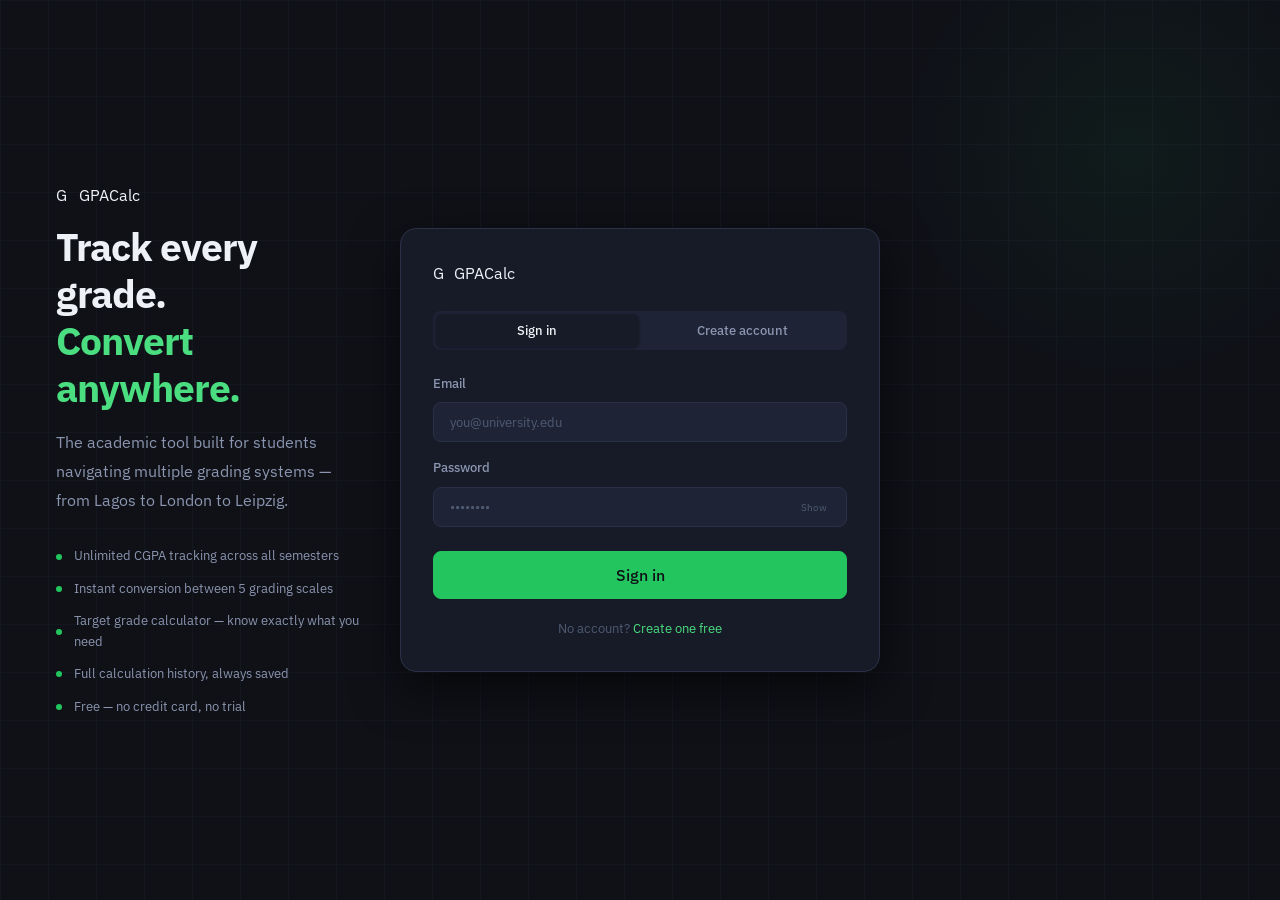
<file: frontend/settings.html>
<!DOCTYPE html>
<html lang="en">
<head>
  <meta charset="UTF-8" />
  <meta name="viewport" content="width=device-width, initial-scale=1.0" />
  <title>Settings — GPACalc</title>
  <link rel="stylesheet" href="css/main.css" />
  <style>

    /* ── Settings layout ── */
    .settings-layout {
      display: grid;
      grid-template-columns: 200px 1fr;
      gap: var(--space-8);
      align-items: start;
    }

    /* Settings sub-nav */
    .settings-nav {
      position: sticky;
      top: var(--space-8);
      display: flex;
      flex-direction: column;
      gap: var(--space-1);
    }

    .settings-nav-link {
      display: flex;
      align-items: center;
      gap: var(--space-2);
      padding: var(--space-2) var(--space-3);
      border-radius: var(--radius-md);
      font-size: var(--text-sm);
      color: var(--text-secondary);
      cursor: pointer;
      transition: all var(--transition-fast);
      text-decoration: none;
      border: none;
      background: none;
      font-family: var(--font-sans);
      width: 100%;
      text-align: left;
    }

    .settings-nav-link:hover { background: var(--bg-elevated); color: var(--text-primary); }
    .settings-nav-link.active { background: var(--accent-dim); color: var(--accent-text); }

    /* Settings sections */
    .settings-sections {
      display: flex;
      flex-direction: column;
      gap: var(--space-6);
    }

    .settings-section {
      background: var(--bg-surface);
      border: 1px solid var(--border-default);
      border-radius: var(--radius-lg);
      overflow: hidden;
    }

    .settings-section.danger-section {
      border-color: var(--error-border);
    }

    .section-head {
      padding: var(--space-5) var(--space-6);
      border-bottom: 1px solid var(--border-subtle);
    }

    .section-head h2 {
      font-size: var(--text-base);
      font-weight: 600;
      margin-bottom: var(--space-1);
    }

    .section-head p {
      font-size: var(--text-sm);
      color: var(--text-secondary);
    }

    .danger-section .section-head {
      background: var(--error-dim);
      border-color: var(--error-border);
    }

    .danger-section .section-head h2 { color: var(--error); }

    .section-body {
      padding: var(--space-6);
      display: flex;
      flex-direction: column;
      gap: var(--space-5);
    }

    /* Scale picker — same as register */
    .scale-picker {
      display: grid;
      grid-template-columns: repeat(5, 1fr);
      gap: var(--space-2);
    }

    .scale-pick-btn {
      padding: var(--space-3) var(--space-2);
      background: var(--bg-elevated);
      border: 1px solid var(--border-default);
      border-radius: var(--radius-md);
      cursor: pointer;
      text-align: center;
      transition: all var(--transition-fast);
      font-family: var(--font-sans);
    }

    .scale-pick-btn:hover { border-color: var(--border-strong); }

    .scale-pick-btn.selected {
      background: var(--accent-dim);
      border-color: var(--accent-border);
    }

    .scale-pick-btn .spb-val {
      font-family: var(--font-mono);
      font-size: var(--text-base);
      font-weight: 500;
      color: var(--text-primary);
      display: block;
      margin-bottom: 3px;
    }

    .scale-pick-btn.selected .spb-val { color: var(--accent-text); }

    .scale-pick-btn .spb-label {
      font-size: 10px;
      color: var(--text-muted);
      line-height: 1.3;
    }

    /* Scale change warning */
    .scale-change-warning {
      display: none;
      padding: var(--space-3) var(--space-4);
      background: var(--warning-dim);
      border: 1px solid rgba(245,158,11,0.3);
      border-radius: var(--radius-md);
      font-size: var(--text-sm);
      color: var(--warning);
      line-height: var(--leading-snug);
    }

    .scale-change-warning.visible { display: block; }

    /* Password strength meter */
    .pw-strength { display: none; }
    .pw-strength.visible { display: block; margin-top: var(--space-2); }

    .strength-bars {
      display: flex;
      gap: 4px;
      margin-bottom: var(--space-1);
    }

    .strength-bar {
      flex: 1;
      height: 3px;
      background: var(--bg-overlay);
      border-radius: var(--radius-full);
      transition: background var(--transition-base);
    }

    .strength-bar.filled-weak   { background: var(--error); }
    .strength-bar.filled-fair   { background: var(--warning); }
    .strength-bar.filled-good   { background: var(--info); }
    .strength-bar.filled-strong { background: var(--success); }

    .strength-label { font-size: var(--text-xs); color: var(--text-muted); }

    /* Password show/hide */
    .pw-field-wrapper { position: relative; }
    .pw-field-wrapper .input { padding-right: var(--space-10); }

    .pw-toggle {
      position: absolute;
      right: var(--space-3);
      top: 50%;
      transform: translateY(-50%);
      background: none;
      border: none;
      color: var(--text-muted);
      cursor: pointer;
      font-size: var(--text-xs);
      font-family: var(--font-sans);
      padding: var(--space-1) var(--space-2);
      border-radius: var(--radius-sm);
      transition: color var(--transition-fast);
    }

    .pw-toggle:hover { color: var(--text-secondary); }

    /* Section save row */
    .section-save-row {
      display: flex;
      align-items: center;
      gap: var(--space-4);
      padding-top: var(--space-2);
    }

    .save-confirmation {
      font-size: var(--text-sm);
      color: var(--success);
      display: none;
      align-items: center;
      gap: var(--space-2);
    }

    .save-confirmation.visible { display: flex; }

    /* Danger zone items */
    .danger-item {
      display: flex;
      align-items: flex-start;
      justify-content: space-between;
      gap: var(--space-6);
      padding: var(--space-4) 0;
      border-bottom: 1px solid var(--border-subtle);
    }

    .danger-item:last-child { border-bottom: none; padding-bottom: 0; }
    .danger-item:first-child { padding-top: 0; }

    .danger-item-text h4 {
      font-size: var(--text-sm);
      font-weight: 600;
      color: var(--text-primary);
      margin-bottom: var(--space-1);
    }

    .danger-item-text p {
      font-size: var(--text-sm);
      color: var(--text-muted);
      max-width: 360px;
    }

    /* Delete account confirmation */
    .delete-confirm-area {
      display: none;
      flex-direction: column;
      gap: var(--space-3);
      padding: var(--space-4);
      background: var(--error-dim);
      border: 1px solid var(--error-border);
      border-radius: var(--radius-md);
      margin-top: var(--space-4);
    }

    .delete-confirm-area.visible { display: flex; }

    .delete-confirm-area p {
      font-size: var(--text-sm);
      color: var(--error);
    }

    .delete-confirm-area strong { color: var(--error); }

    /* Profile avatar */
    .profile-avatar-row {
      display: flex;
      align-items: center;
      gap: var(--space-5);
      padding-bottom: var(--space-5);
      border-bottom: 1px solid var(--border-subtle);
    }

    .settings-avatar {
      width: 56px;
      height: 56px;
      border-radius: var(--radius-full);
      background: var(--accent-dim);
      border: 1px solid var(--accent-border);
      display: flex;
      align-items: center;
      justify-content: center;
      font-size: var(--text-xl);
      font-weight: 700;
      color: var(--accent-text);
      flex-shrink: 0;
    }

    .settings-avatar-info h3 {
      font-size: var(--text-base);
      font-weight: 600;
      margin-bottom: 3px;
    }

    .settings-avatar-info p {
      font-size: var(--text-sm);
      color: var(--text-muted);
    }

    /* Readonly info row */
    .info-row {
      display: flex;
      align-items: center;
      justify-content: space-between;
      padding: var(--space-3) 0;
      border-bottom: 1px solid var(--border-subtle);
    }

    .info-row:last-child { border-bottom: none; }

    .info-row-label {
      font-size: var(--text-sm);
      color: var(--text-muted);
    }

    .info-row-value {
      font-size: var(--text-sm);
      color: var(--text-secondary);
      font-family: var(--font-mono);
    }

    /* Responsive */
    @media (max-width: 860px) {
      .settings-layout { grid-template-columns: 1fr; }
      .settings-nav { position: static; flex-direction: row; flex-wrap: wrap; }
      .scale-picker { grid-template-columns: repeat(3, 1fr); }
    }

    @media (max-width: 540px) {
      .scale-picker { grid-template-columns: repeat(3, 1fr); }
      .danger-item { flex-direction: column; }
    }
  </style>
</head>
<body>

<div class="app-shell">

  <!-- ══ SIDEBAR ══ -->
  <aside class="sidebar" id="sidebar">
    <div class="sidebar-logo">
      <a href="index.html" class="logo-mark" style="text-decoration:none">
        <div class="logo-icon">G</div>
        <span class="logo-text">GPA<span>Calc</span></span>
      </a>
    </div>
    <nav class="sidebar-nav">
      <span class="nav-section-label">Main</span>
      <a href="dashboard.html" class="nav-link">
        <svg class="nav-icon" viewBox="0 0 16 16" fill="none" stroke="currentColor" stroke-width="1.5">
          <rect x="1" y="1" width="6" height="6" rx="1"/><rect x="9" y="1" width="6" height="6" rx="1"/>
          <rect x="1" y="9" width="6" height="6" rx="1"/><rect x="9" y="9" width="6" height="6" rx="1"/>
        </svg>
        Dashboard
      </a>
      <a href="semesters.html" class="nav-link">
        <svg class="nav-icon" viewBox="0 0 16 16" fill="none" stroke="currentColor" stroke-width="1.5">
          <rect x="1" y="3" width="14" height="11" rx="1.5"/>
          <path d="M5 3V1.5M11 3V1.5M1 7h14"/>
        </svg>
        Semesters
      </a>
      <a href="converter.html" class="nav-link">
        <svg class="nav-icon" viewBox="0 0 16 16" fill="none" stroke="currentColor" stroke-width="1.5">
          <path d="M2 5h12M10 2l4 3-4 3M14 11H2M6 8l-4 3 4 3"/>
        </svg>
        Converter
      </a>
      <span class="nav-section-label">Account</span>
      <a href="history.html" class="nav-link">
        <svg class="nav-icon" viewBox="0 0 16 16" fill="none" stroke="currentColor" stroke-width="1.5">
          <circle cx="8" cy="8" r="6.5"/><path d="M8 4.5V8l2.5 2"/>
        </svg>
        History
      </a>
      <a href="settings.html" class="nav-link active">
        <svg class="nav-icon" viewBox="0 0 16 16" fill="none" stroke="currentColor" stroke-width="1.5">
          <circle cx="8" cy="8" r="2.5"/>
          <path d="M8 1.5v1.8M8 12.7v1.8M1.5 8h1.8M12.7 8h1.8M3.4 3.4l1.3 1.3M11.3 11.3l1.3 1.3M3.4 12.6l1.3-1.3M11.3 4.7l1.3-1.3"/>
        </svg>
        Settings
      </a>
    </nav>
    <div class="sidebar-footer">
      <div class="user-pill">
        <div class="user-avatar" id="user-avatar">?</div>
        <div class="user-info">
          <div class="user-name" id="user-name">Loading…</div>
          <div class="user-scale" id="user-scale"></div>
        </div>
      </div>
      <a href="#" class="nav-link" data-action="logout" style="color:var(--text-muted)">
        <svg class="nav-icon" viewBox="0 0 16 16" fill="none" stroke="currentColor" stroke-width="1.5">
          <path d="M6 14H2.5A1.5 1.5 0 011 12.5v-9A1.5 1.5 0 012.5 2H6M11 11l4-3-4-3M6 8h9"/>
        </svg>
        Sign out
      </a>
    </div>
  </aside>

  <button class="sidebar-toggle" id="sidebar-toggle">☰</button>

  <!-- ══ MAIN ══ -->
  <main class="main-content">
    <div class="page-header">
      <h1 class="page-title">Settings</h1>
      <p class="page-subtitle">Manage your profile, password, and account preferences.</p>
    </div>

    <div class="page-body">
      <div class="settings-layout">

        <!-- Settings sub-nav -->
        <nav class="settings-nav">
          <a href="#profile"  class="settings-nav-link active" data-target="profile">Profile</a>
          <a href="#password" class="settings-nav-link"        data-target="password">Password</a>
          <a href="#danger"   class="settings-nav-link"        data-target="danger">Danger zone</a>
        </nav>

        <!-- Settings sections -->
        <div class="settings-sections">

          <!-- ══ PROFILE ══ -->
          <div class="settings-section" id="section-profile">
            <div class="section-head">
              <h2>Profile</h2>
              <p>Update your display name and grading scale preference.</p>
            </div>
            <div class="section-body">

              <!-- Avatar + read-only info -->
              <div class="profile-avatar-row">
                <div class="settings-avatar" id="settings-avatar">?</div>
                <div class="settings-avatar-info">
                  <h3 id="settings-display-name">—</h3>
                  <p id="settings-email">—</p>
                </div>
              </div>

              <!-- Read-only info rows -->
              <div>
                <div class="info-row">
                  <span class="info-row-label">Email</span>
                  <span class="info-row-value" id="info-email">—</span>
                </div>
                <div class="info-row">
                  <span class="info-row-label">Member since</span>
                  <span class="info-row-value" id="info-since">—</span>
                </div>
              </div>

              <!-- Full name -->
              <div class="form-group">
                <label class="form-label" for="fullname-input">Your name</label>
                <input
                  type="text"
                  id="fullname-input"
                  class="input"
                  placeholder="e.g. Abuad Emmanuel"
                  maxlength="150"
                  autocomplete="name"
                />
                <div class="form-hint">Used in your greeting. Optional.</div>
              </div>

              <!-- University name -->
              <div class="form-group">
                <label class="form-label" for="university-input">University name</label>
                <input
                  type="text"
                  id="university-input"
                  class="input"
                  placeholder="e.g. University of Lagos"
                  maxlength="100"
                />
                <div class="form-hint">Shown on your profile. Optional.</div>
              </div>

              <!-- Scale picker -->
              <div class="form-group">
                <label class="form-label">Grading scale</label>
                <div class="scale-picker" id="profile-scale-picker">
                  <button class="scale-pick-btn" data-scale="5.0">
                    <span class="spb-val">5.0</span>
                    <span class="spb-label">Nigeria · W. Africa</span>
                  </button>
                  <button class="scale-pick-btn" data-scale="4.0">
                    <span class="spb-val">4.0</span>
                    <span class="spb-label">US · Canada</span>
                  </button>
                  <button class="scale-pick-btn" data-scale="6.0_DE">
                    <span class="spb-val">6.0</span>
                    <span class="spb-label">Germany</span>
                  </button>
                  <button class="scale-pick-btn" data-scale="110">
                    <span class="spb-val">110</span>
                    <span class="spb-label">Italy (final)</span>
                  </button>
                  <button class="scale-pick-btn" data-scale="30">
                    <span class="spb-val">30</span>
                    <span class="spb-label">Italy (course)</span>
                  </button>
                </div>
                <div class="scale-change-warning" id="scale-change-warning">
                  ⚠ Changing your scale won't recalculate existing course grades.
                  Only courses added <em>after</em> this change will use the new scale.
                </div>
              </div>

              <!-- Error banner -->
              <div class="inline-error" id="profile-error" style="display:none"></div>

              <!-- Save row -->
              <div class="section-save-row">
                <button class="btn btn-primary" id="save-profile-btn">Save profile</button>
                <div class="save-confirmation" id="profile-saved">
                  <span>✓</span> Saved
                </div>
              </div>

            </div>
          </div>

          <!-- ══ PASSWORD ══ -->
          <div class="settings-section" id="section-password">
            <div class="section-head">
              <h2>Password</h2>
              <p>Choose a strong password you don't use elsewhere.</p>
            </div>
            <div class="section-body">

              <div class="form-group">
                <label class="form-label" for="current-password">Current password</label>
                <div class="pw-field-wrapper">
                  <input type="password" id="current-password" class="input" placeholder="••••••••" autocomplete="current-password" />
                  <button class="pw-toggle" type="button" data-target="current-password">Show</button>
                </div>
                <div class="inline-error" id="current-password-error"></div>
              </div>

              <div class="form-group">
                <label class="form-label" for="new-password">New password</label>
                <div class="pw-field-wrapper">
                  <input type="password" id="new-password" class="input" placeholder="At least 8 characters" autocomplete="new-password" />
                  <button class="pw-toggle" type="button" data-target="new-password">Show</button>
                </div>
                <div class="pw-strength" id="pw-strength">
                  <div class="strength-bars">
                    <div class="strength-bar" id="sb1"></div>
                    <div class="strength-bar" id="sb2"></div>
                    <div class="strength-bar" id="sb3"></div>
                    <div class="strength-bar" id="sb4"></div>
                  </div>
                  <div class="strength-label" id="strength-label">Too short</div>
                </div>
                <div class="inline-error" id="new-password-error"></div>
              </div>

              <div class="form-group">
                <label class="form-label" for="confirm-password">Confirm new password</label>
                <div class="pw-field-wrapper">
                  <input type="password" id="confirm-password" class="input" placeholder="Repeat new password" autocomplete="new-password" />
                  <button class="pw-toggle" type="button" data-target="confirm-password">Show</button>
                </div>
                <div class="inline-error" id="confirm-password-error"></div>
              </div>

              <!-- Error banner -->
              <div class="inline-error" id="password-error" style="display:none"></div>

              <!-- Save row -->
              <div class="section-save-row">
                <button class="btn btn-primary" id="save-password-btn">Update password</button>
                <div class="save-confirmation" id="password-saved">
                  <span>✓</span> Password updated
                </div>
              </div>

            </div>
          </div>

          <!-- ══ DANGER ZONE ══ -->
          <div class="settings-section danger-section" id="section-danger">
            <div class="section-head">
              <h2>Danger zone</h2>
              <p>These actions are permanent and cannot be undone.</p>
            </div>
            <div class="section-body" style="gap:0; padding: var(--space-5) var(--space-6)">

              <!-- Clear history -->
              <div class="danger-item">
                <div class="danger-item-text">
                  <h4>Clear calculation history</h4>
                  <p>Permanently delete all your saved GPA and conversion calculations.</p>
                </div>
                <button class="btn btn-danger btn-sm" id="clear-history-btn" style="flex-shrink:0">
                  Clear history
                </button>
              </div>

              <!-- Delete account -->
              <div class="danger-item">
                <div class="danger-item-text">
                  <h4>Delete account</h4>
                  <p>Permanently delete your account, all semesters, courses, and calculation history. There is no recovery.</p>

                  <!-- Confirm area -->
                  <div class="delete-confirm-area" id="delete-confirm-area">
                    <p>Type your email address to confirm deletion:</p>
                    <input
                      type="email"
                      id="delete-email-confirm"
                      class="input"
                      placeholder="your@email.com"
                    />
                    <div style="display:flex; gap:var(--space-3)">
                      <button class="btn btn-danger" id="confirm-delete-btn">Yes, delete my account</button>
                      <button class="btn btn-ghost btn-sm" id="cancel-delete-btn">Cancel</button>
                    </div>
                  </div>
                </div>
                <button class="btn btn-danger btn-sm" id="delete-account-btn" style="flex-shrink:0">
                  Delete account
                </button>
              </div>

            </div>
          </div>

        </div><!-- /settings-sections -->
      </div><!-- /settings-layout -->
    </div><!-- /page-body -->
  </main>
</div>

<div class="toast-container"></div>

<script src="js/utils.js"></script>
<script src="config.js"></script>
<script src="js/api.js"></script>
<script src="js/auth.js"></script>
<script>
(() => {
  'use strict';

  // ── State ──
  let user            = null;
  let selectedScale   = null;
  let originalScale   = null;

  // ── Init ──
  async function init() {
    if (!await Auth.requireAuth()) return;
    Auth.init();

    user = await Auth.loadUser();
    if (!user) return;

    Auth.populateSidebar(user);
    populateProfile(user);
    attachSubNav();
    attachProfileHandlers();
    attachPasswordHandlers();
    attachDangerHandlers();

    // Scroll to section if hash present
    const hash = window.location.hash.replace('#', '');
    if (hash) scrollToSection(hash);
  }

  // ── Populate profile form ──
  function populateProfile(user) {
    const initial = user.email.charAt(0).toUpperCase();

    document.getElementById('settings-avatar').textContent      = initial;
    document.getElementById('settings-display-name').textContent = user.full_name || user.university_name || user.email.split('@')[0];
    document.getElementById('settings-email').textContent       = user.email;
    document.getElementById('info-email').textContent           = user.email;
    document.getElementById('info-since').textContent           = Utils.formatDate(user.created_at);
    document.getElementById('fullname-input').value             = user.full_name || '';
    document.getElementById('university-input').value           = user.university_name || '';

    originalScale  = user.gpa_scale;
    selectedScale  = user.gpa_scale;
    setScalePicker(user.gpa_scale);
  }

  function setScalePicker(scale) {
    document.querySelectorAll('#profile-scale-picker .scale-pick-btn').forEach(btn => {
      btn.classList.toggle('selected', btn.dataset.scale === scale);
    });
  }

  // ── Sub-nav smooth scroll ──
  function attachSubNav() {
    document.querySelectorAll('.settings-nav-link').forEach(link => {
      link.addEventListener('click', (e) => {
        e.preventDefault();
        const target = link.dataset.target;
        scrollToSection(target);
        document.querySelectorAll('.settings-nav-link').forEach(l => l.classList.remove('active'));
        link.classList.add('active');
      });
    });

    // Highlight nav on scroll
    const sections = ['profile', 'password', 'danger'];
    const observer = new IntersectionObserver((entries) => {
      entries.forEach(entry => {
        if (entry.isIntersecting) {
          const id = entry.target.id.replace('section-', '');
          document.querySelectorAll('.settings-nav-link').forEach(l => {
            l.classList.toggle('active', l.dataset.target === id);
          });
        }
      });
    }, { threshold: 0.4 });

    sections.forEach(id => {
      const el = document.getElementById(`section-${id}`);
      if (el) observer.observe(el);
    });
  }

  function scrollToSection(name) {
    const el = document.getElementById(`section-${name}`);
    if (el) el.scrollIntoView({ behavior: 'smooth', block: 'start' });
  }

  // ── Profile handlers ──
  function attachProfileHandlers() {
    // Scale picker
    document.getElementById('profile-scale-picker').addEventListener('click', (e) => {
      const btn = e.target.closest('.scale-pick-btn');
      if (!btn) return;
      selectedScale = btn.dataset.scale;
      setScalePicker(selectedScale);
      document.getElementById('scale-change-warning').classList.toggle(
        'visible',
        selectedScale !== originalScale
      );
    });

    // Save profile
    document.getElementById('save-profile-btn').addEventListener('click', saveProfile);
    document.getElementById('university-input').addEventListener('keydown', e => {
      if (e.key === 'Enter') saveProfile();
    });
  }

  async function saveProfile() {
    const fullName    = document.getElementById('fullname-input').value.trim();
    const university  = document.getElementById('university-input').value.trim();
    const errorEl     = document.getElementById('profile-error');
    const savedEl     = document.getElementById('profile-saved');
    const btn         = document.getElementById('save-profile-btn');

    errorEl.style.display = 'none';
    savedEl.classList.remove('visible');

    Utils.setLoading(btn, true);

    const { data, error } = await Api.auth.updateProfile({
      full_name:       fullName || null,
      gpa_scale:       selectedScale,
      university_name: university || null,
    });

    Utils.setLoading(btn, false);

    if (error) {
      errorEl.textContent    = error;
      errorEl.style.display  = 'block';
      return;
    }

    // Update local state
    user           = data;
    originalScale  = selectedScale;
    Auth.populateSidebar(user);
    document.getElementById('settings-display-name').textContent = user.full_name || user.university_name || user.email.split('@')[0];
    document.getElementById('scale-change-warning').classList.remove('visible');

    savedEl.classList.add('visible');
    setTimeout(() => savedEl.classList.remove('visible'), 3000);
    Utils.toast('Profile saved.', 'success');
  }

  // ── Password handlers ──
  function attachPasswordHandlers() {
    // Show/hide toggles
    document.querySelectorAll('.pw-toggle').forEach(btn => {
      btn.addEventListener('click', () => {
        const input = document.getElementById(btn.dataset.target);
        if (!input) return;
        input.type = input.type === 'password' ? 'text' : 'password';
        btn.textContent = input.type === 'password' ? 'Show' : 'Hide';
      });
    });

    // Strength meter
    document.getElementById('new-password').addEventListener('input', () => {
      const val = document.getElementById('new-password').value;
      const strengthEl = document.getElementById('pw-strength');
      if (!val) { strengthEl.classList.remove('visible'); return; }
      strengthEl.classList.add('visible');
      renderStrength(getStrengthScore(val));
    });

    // Confirm match indicator
    document.getElementById('confirm-password').addEventListener('input', () => {
      const np  = document.getElementById('new-password').value;
      const cp  = document.getElementById('confirm-password').value;
      const err = document.getElementById('confirm-password-error');
      if (cp && np !== cp) {
        err.textContent = 'Passwords do not match.';
        err.classList.add('visible');
      } else {
        err.classList.remove('visible');
      }
    });

    // Save
    document.getElementById('save-password-btn').addEventListener('click', savePassword);
    document.getElementById('confirm-password').addEventListener('keydown', e => {
      if (e.key === 'Enter') savePassword();
    });
  }

  function getStrengthScore(pw) {
    let score = 0;
    if (pw.length >= 8)  score++;
    if (pw.length >= 12) score++;
    if (/[A-Z]/.test(pw) && /[a-z]/.test(pw)) score++;
    if (/[0-9]/.test(pw) || /[^a-zA-Z0-9]/.test(pw)) score++;
    return Math.min(score, 4);
  }

  const STRENGTH_LABELS  = ['Too short', 'Weak', 'Fair', 'Good', 'Strong'];
  const STRENGTH_CLASSES = ['', 'filled-weak', 'filled-fair', 'filled-good', 'filled-strong'];
  const STRENGTH_COLORS  = ['', 'var(--error)', 'var(--warning)', 'var(--info)', 'var(--success)'];

  function renderStrength(score) {
    ['sb1','sb2','sb3','sb4'].forEach((id, i) => {
      const bar = document.getElementById(id);
      bar.className = 'strength-bar';
      if (i < score) bar.classList.add(STRENGTH_CLASSES[score]);
    });
    const lbl = document.getElementById('strength-label');
    lbl.textContent = STRENGTH_LABELS[score];
    lbl.style.color = STRENGTH_COLORS[score];
  }

  async function savePassword() {
    const current  = document.getElementById('current-password').value;
    const newPw    = document.getElementById('new-password').value;
    const confirm  = document.getElementById('confirm-password').value;
    const errorEl  = document.getElementById('password-error');
    const savedEl  = document.getElementById('password-saved');
    const btn      = document.getElementById('save-password-btn');

    errorEl.style.display = 'none';
    savedEl.classList.remove('visible');
    Utils.clearError('current-password');
    Utils.clearError('new-password');
    Utils.clearError('confirm-password');

    // Client-side validation
    let valid = true;
    if (!current) { Utils.showError('current-password', 'Enter your current password.'); valid = false; }
    if (newPw.length < 8) { Utils.showError('new-password', 'New password must be at least 8 characters.'); valid = false; }
    if (newPw !== confirm) { Utils.showError('confirm-password', 'Passwords do not match.'); valid = false; }
    if (!valid) return;

    Utils.setLoading(btn, true);

    const { error } = await Api.auth.changePassword({
      current_password: current,
      new_password:     newPw,
      confirm_password: confirm,
    });

    Utils.setLoading(btn, false);

    if (error) {
      if (error.toLowerCase().includes('current') || error.toLowerCase().includes('incorrect')) {
        Utils.showError('current-password', 'Current password is incorrect.');
      } else {
        errorEl.textContent   = error;
        errorEl.style.display = 'block';
      }
      return;
    }

    // Clear fields on success
    document.getElementById('current-password').value = '';
    document.getElementById('new-password').value     = '';
    document.getElementById('confirm-password').value = '';
    document.getElementById('pw-strength').classList.remove('visible');

    savedEl.classList.add('visible');
    setTimeout(() => savedEl.classList.remove('visible'), 3000);
    Utils.toast('Password updated.', 'success');
  }

  // ── Danger zone handlers ──
  function attachDangerHandlers() {
    // Clear history
    const clearBtn = document.getElementById('clear-history-btn');
    clearBtn.addEventListener('click', async () => {
      if (clearBtn.dataset.confirm === 'true') {
        Utils.setLoading(clearBtn, true);
        const { error } = await Api.history.clear();
        Utils.setLoading(clearBtn, false);
        if (error) { Utils.toast(error, 'error'); return; }
        clearBtn.dataset.confirm = '';
        clearBtn.textContent = 'Clear history';
        Utils.toast('History cleared.', 'success');
      } else {
        clearBtn.dataset.confirm = 'true';
        clearBtn.textContent = 'Confirm?';
        setTimeout(() => {
          if (clearBtn.dataset.confirm === 'true') {
            clearBtn.dataset.confirm = '';
            clearBtn.textContent = 'Clear history';
          }
        }, 3000);
      }
    });

    // Delete account — show confirm area
    document.getElementById('delete-account-btn').addEventListener('click', () => {
      document.getElementById('delete-confirm-area').classList.add('visible');
      document.getElementById('delete-account-btn').style.display = 'none';
      document.getElementById('delete-email-confirm').focus();
    });

    // Cancel delete
    document.getElementById('cancel-delete-btn').addEventListener('click', () => {
      document.getElementById('delete-confirm-area').classList.remove('visible');
      document.getElementById('delete-account-btn').style.display = '';
      document.getElementById('delete-email-confirm').value = '';
    });

    // Confirm delete
    document.getElementById('confirm-delete-btn').addEventListener('click', confirmDeleteAccount);
    document.getElementById('delete-email-confirm').addEventListener('keydown', e => {
      if (e.key === 'Enter') confirmDeleteAccount();
    });
  }

  async function confirmDeleteAccount() {
    const input = document.getElementById('delete-email-confirm').value.trim();
    const btn   = document.getElementById('confirm-delete-btn');

    if (!input) { Utils.toast('Type your email to confirm.', 'warning'); return; }

    if (input.toLowerCase() !== user.email.toLowerCase()) {
      Utils.toast('Email does not match. No changes made.', 'error');
      document.getElementById('delete-email-confirm').classList.add('error');
      setTimeout(() => document.getElementById('delete-email-confirm').classList.remove('error'), 2000);
      return;
    }

    Utils.setLoading(btn, true);

    const { error } = await Api.auth.deleteAccount();

    if (error) {
      Utils.setLoading(btn, false);
      Utils.toast(error, 'error');
      return;
    }

    // Clear token and redirect
    Auth.logout();
  }

  init();

})();
</script>

</body>
</html>
</file>
<file: frontend/css/main.css>
/* ============================================================
   GPA CALCULATOR — DESIGN SYSTEM
   Dark mode · IBM Plex Sans · Forest Green accent
   ============================================================ */

@import url('https://fonts.googleapis.com/css2?family=IBM+Plex+Sans:ital,wght@0,300;0,400;0,500;0,600;0,700;1,400&family=IBM+Plex+Mono:wght@400;500&display=swap');


/* ============================================================
   1. CUSTOM PROPERTIES (Design Tokens)
   ============================================================ */

:root {
  /* --- Backgrounds --- */
  --bg-base:        #0f1117;   /* page background */
  --bg-surface:     #161b27;   /* cards, panels */
  --bg-elevated:    #1e2436;   /* dropdowns, modals, hover states */
  --bg-overlay:     #252c3e;   /* tooltips, badge backgrounds */
  --bg-sidebar:     #13181f;   /* left sidebar */

  /* --- Borders --- */
  --border-subtle:  #1f2535;   /* hairline dividers */
  --border-default: #2a3147;   /* card borders, inputs */
  --border-strong:  #374160;   /* focused inputs, active states */

  /* --- Text --- */
  --text-primary:   #eef2f7;   /* headings, important values */
  --text-secondary: #8b95b0;   /* labels, captions, secondary info */
  --text-muted:     #4f5a72;   /* placeholders, disabled */
  --text-inverse:   #0f1117;   /* text on accent backgrounds */

  /* --- Accent: Forest Green --- */
  --accent:         #22c55e;   /* primary accent */
  --accent-hover:   #16a34a;   /* hover / pressed */
  --accent-dim:     #16a34a26; /* 15% opacity — backgrounds */
  --accent-border:  #16a34a4d; /* 30% opacity — borders */
  --accent-text:    #4ade80;   /* green text on dark bg */

  /* --- Semantic colours --- */
  --success:        #22c55e;
  --success-dim:    #22c55e1a;
  --warning:        #f59e0b;
  --warning-dim:    #f59e0b1a;
  --error:          #ef4444;
  --error-dim:      #ef44441a;
  --error-border:   #ef44444d;
  --info:           #3b82f6;
  --info-dim:       #3b82f61a;

  /* --- GPA Classification colours --- */
  --class-first:    #22c55e;   /* First Class */
  --class-upper:    #84cc16;   /* 2:1 */
  --class-lower:    #eab308;   /* 2:2 */
  --class-third:    #f97316;   /* Third */
  --class-fail:     #ef4444;   /* Fail */

  /* --- Typography --- */
  --font-sans:      'IBM Plex Sans', system-ui, sans-serif;
  --font-mono:      'IBM Plex Mono', 'Courier New', monospace;

  /* Type scale (Major Third — 1.25x) */
  --text-xs:    0.64rem;   /*  ~10px */
  --text-sm:    0.8rem;    /*  ~13px */
  --text-base:  1rem;      /*  16px  */
  --text-md:    1.25rem;   /*  20px  */
  --text-lg:    1.563rem;  /*  25px  */
  --text-xl:    1.953rem;  /*  31px  */
  --text-2xl:   2.441rem;  /*  39px  */
  --text-3xl:   3.052rem;  /*  49px  */
  --text-hero:  4rem;      /*  64px  */

  --leading-tight:  1.2;
  --leading-snug:   1.35;
  --leading-normal: 1.6;
  --leading-loose:  1.8;

  --tracking-tight: -0.025em;
  --tracking-normal: 0;
  --tracking-wide:  0.05em;
  --tracking-wider: 0.1em;

  /* --- Spacing --- */
  --space-1:  0.25rem;   /*  4px */
  --space-2:  0.5rem;    /*  8px */
  --space-3:  0.75rem;   /* 12px */
  --space-4:  1rem;      /* 16px */
  --space-5:  1.25rem;   /* 20px */
  --space-6:  1.5rem;    /* 24px */
  --space-8:  2rem;      /* 32px */
  --space-10: 2.5rem;    /* 40px */
  --space-12: 3rem;      /* 48px */
  --space-16: 4rem;      /* 64px */
  --space-20: 5rem;      /* 80px */
  --space-24: 6rem;      /* 96px */

  /* --- Layout --- */
  --sidebar-width:    240px;
  --content-max:      1100px;
  --content-narrow:   680px;
  --header-height:    60px;

  /* --- Radius --- */
  --radius-sm:   4px;
  --radius-md:   8px;
  --radius-lg:   12px;
  --radius-xl:   16px;
  --radius-full: 9999px;

  /* --- Shadows --- */
  --shadow-sm:  0 1px 3px rgba(0,0,0,0.4);
  --shadow-md:  0 4px 12px rgba(0,0,0,0.4);
  --shadow-lg:  0 8px 24px rgba(0,0,0,0.5);
  --shadow-xl:  0 16px 48px rgba(0,0,0,0.6);
  --shadow-accent: 0 0 24px rgba(34, 197, 94, 0.15);

  /* --- Transitions --- */
  --transition-fast:   120ms ease;
  --transition-base:   200ms ease;
  --transition-slow:   350ms ease;
  --transition-spring: 400ms cubic-bezier(0.34, 1.56, 0.64, 1);

  /* --- Z-index scale --- */
  --z-below:   -1;
  --z-base:     0;
  --z-raised:   10;
  --z-dropdown: 100;
  --z-sticky:   200;
  --z-overlay:  300;
  --z-modal:    400;
  --z-toast:    500;
}


/* ============================================================
   2. RESET & BASE
   ============================================================ */

*, *::before, *::after {
  box-sizing: border-box;
  margin: 0;
  padding: 0;
}

html {
  font-size: 16px;
  -webkit-text-size-adjust: 100%;
  scroll-behavior: smooth;
}

body {
  font-family: var(--font-sans);
  font-size: var(--text-base);
  font-weight: 400;
  line-height: var(--leading-normal);
  color: var(--text-primary);
  background-color: var(--bg-base);
  -webkit-font-smoothing: antialiased;
  -moz-osx-font-smoothing: grayscale;
  min-height: 100vh;
}

/* Scrollbar */
::-webkit-scrollbar { width: 6px; height: 6px; }
::-webkit-scrollbar-track { background: var(--bg-base); }
::-webkit-scrollbar-thumb { background: var(--border-default); border-radius: var(--radius-full); }
::-webkit-scrollbar-thumb:hover { background: var(--border-strong); }

/* Selection */
::selection {
  background: var(--accent-dim);
  color: var(--accent-text);
}

img, svg { display: block; max-width: 100%; }
a { color: inherit; text-decoration: none; }
button { cursor: pointer; font-family: inherit; }
input, textarea, select { font-family: inherit; }
ul, ol { list-style: none; }
table { border-collapse: collapse; }

/* Focus visible — keyboard nav only */
:focus { outline: none; }
:focus-visible {
  outline: 2px solid var(--accent);
  outline-offset: 3px;
  border-radius: var(--radius-sm);
}


/* ============================================================
   3. TYPOGRAPHY
   ============================================================ */

h1, h2, h3, h4, h5, h6 {
  font-weight: 600;
  line-height: var(--leading-tight);
  letter-spacing: var(--tracking-tight);
  color: var(--text-primary);
}

h1 { font-size: var(--text-3xl); }
h2 { font-size: var(--text-2xl); }
h3 { font-size: var(--text-xl); }
h4 { font-size: var(--text-lg); }
h5 { font-size: var(--text-md); font-weight: 500; }
h6 { font-size: var(--text-base); font-weight: 500; }

p {
  line-height: var(--leading-normal);
  color: var(--text-secondary);
}

strong { font-weight: 600; color: var(--text-primary); }
em { font-style: italic; }

small, .text-sm { font-size: var(--text-sm); }
.text-xs { font-size: var(--text-xs); }

.text-mono {
  font-family: var(--font-mono);
  font-size: 0.9em;
}

.text-primary   { color: var(--text-primary); }
.text-secondary { color: var(--text-secondary); }
.text-muted     { color: var(--text-muted); }
.text-accent    { color: var(--accent-text); }
.text-error     { color: var(--error); }
.text-warning   { color: var(--warning); }
.text-success   { color: var(--success); }

.text-center { text-align: center; }
.text-right  { text-align: right; }

/* Label style — all caps, tracked, small */
.label {
  font-size: var(--text-xs);
  font-weight: 600;
  letter-spacing: var(--tracking-wider);
  text-transform: uppercase;
  color: var(--text-secondary);
}

/* Display number — the GPA hero number */
.display-number {
  font-family: var(--font-mono);
  font-size: var(--text-hero);
  font-weight: 500;
  letter-spacing: var(--tracking-tight);
  color: var(--accent-text);
  line-height: 1;
  tabular-nums: digits;
  font-variant-numeric: tabular-nums;
}

.display-number.large {
  font-size: clamp(3rem, 10vw, 6rem);
}


/* ============================================================
   4. LAYOUT — APP SHELL WITH SIDEBAR
   ============================================================ */

.app-shell {
  display: flex;
  min-height: 100vh;
}

/* Sidebar */
.sidebar {
  width: var(--sidebar-width);
  min-height: 100vh;
  background: var(--bg-sidebar);
  border-right: 1px solid var(--border-subtle);
  display: flex;
  flex-direction: column;
  position: fixed;
  top: 0;
  left: 0;
  z-index: var(--z-sticky);
  transition: transform var(--transition-base);
}

.sidebar-logo {
  padding: var(--space-6) var(--space-6) var(--space-4);
  border-bottom: 1px solid var(--border-subtle);
}

.sidebar-logo .logo-mark {
  display: flex;
  align-items: center;
  gap: var(--space-3);
}

.sidebar-logo .logo-icon {
  width: 32px;
  height: 32px;
  background: var(--accent-dim);
  border: 1px solid var(--accent-border);
  border-radius: var(--radius-md);
  display: flex;
  align-items: center;
  justify-content: center;
  color: var(--accent-text);
  font-size: var(--text-sm);
  font-weight: 700;
  font-family: var(--font-mono);
  flex-shrink: 0;
}

.sidebar-logo .logo-text {
  font-size: var(--text-sm);
  font-weight: 600;
  color: var(--text-primary);
  letter-spacing: var(--tracking-tight);
}

.sidebar-logo .logo-text span {
  color: var(--accent-text);
}

.sidebar-nav {
  flex: 1;
  padding: var(--space-4) var(--space-3);
  display: flex;
  flex-direction: column;
  gap: var(--space-1);
}

.nav-section-label {
  font-size: var(--text-xs);
  font-weight: 600;
  letter-spacing: var(--tracking-wider);
  text-transform: uppercase;
  color: var(--text-muted);
  padding: var(--space-3) var(--space-3) var(--space-2);
  margin-top: var(--space-2);
}

.nav-link {
  display: flex;
  align-items: center;
  gap: var(--space-3);
  padding: var(--space-2) var(--space-3);
  border-radius: var(--radius-md);
  color: var(--text-secondary);
  font-size: var(--text-sm);
  font-weight: 400;
  transition: all var(--transition-fast);
  position: relative;
}

.nav-link:hover {
  background: var(--bg-elevated);
  color: var(--text-primary);
}

.nav-link.active {
  background: var(--accent-dim);
  color: var(--accent-text);
  font-weight: 500;
}

.nav-link.active::before {
  content: '';
  position: absolute;
  left: 0;
  top: 20%;
  height: 60%;
  width: 3px;
  background: var(--accent);
  border-radius: 0 var(--radius-full) var(--radius-full) 0;
}

.nav-link .nav-icon {
  width: 16px;
  height: 16px;
  opacity: 0.7;
  flex-shrink: 0;
}

.nav-link.active .nav-icon { opacity: 1; }

.sidebar-footer {
  padding: var(--space-4) var(--space-3);
  border-top: 1px solid var(--border-subtle);
  display: flex;
  flex-direction: column;
  gap: var(--space-2);
}

.user-pill {
  display: flex;
  align-items: center;
  gap: var(--space-3);
  padding: var(--space-2) var(--space-3);
  border-radius: var(--radius-md);
  cursor: pointer;
  transition: background var(--transition-fast);
}

.user-pill:hover { background: var(--bg-elevated); }

.user-avatar {
  width: 28px;
  height: 28px;
  border-radius: var(--radius-full);
  background: var(--accent-dim);
  border: 1px solid var(--accent-border);
  display: flex;
  align-items: center;
  justify-content: center;
  font-size: var(--text-xs);
  font-weight: 700;
  color: var(--accent-text);
  flex-shrink: 0;
}

.user-info { flex: 1; min-width: 0; }
.user-info .user-name {
  font-size: var(--text-sm);
  font-weight: 500;
  color: var(--text-primary);
  white-space: nowrap;
  overflow: hidden;
  text-overflow: ellipsis;
}
.user-info .user-scale {
  font-size: var(--text-xs);
  color: var(--text-muted);
  font-family: var(--font-mono);
}

/* Main content area */
.main-content {
  margin-left: var(--sidebar-width);
  flex: 1;
  min-height: 100vh;
  display: flex;
  flex-direction: column;
}

.page-header {
  padding: var(--space-8) var(--space-8) var(--space-6);
  border-bottom: 1px solid var(--border-subtle);
}

.page-header .page-title {
  font-size: var(--text-xl);
  font-weight: 600;
  letter-spacing: var(--tracking-tight);
}

.page-header .page-subtitle {
  font-size: var(--text-sm);
  color: var(--text-secondary);
  margin-top: var(--space-1);
}

.page-body {
  padding: var(--space-8);
  flex: 1;
}

/* Full-page layout (landing, auth) — no sidebar */
.page-full {
  min-height: 100vh;
  display: flex;
  flex-direction: column;
}

.container {
  width: 100%;
  max-width: var(--content-max);
  margin: 0 auto;
  padding: 0 var(--space-6);
}

.container-narrow {
  width: 100%;
  max-width: var(--content-narrow);
  margin: 0 auto;
  padding: 0 var(--space-6);
}


/* ============================================================
   5. CARDS
   ============================================================ */

.card {
  background: var(--bg-surface);
  border: 1px solid var(--border-default);
  border-radius: var(--radius-lg);
  padding: var(--space-6);
}

.card-sm { padding: var(--space-4); }
.card-lg { padding: var(--space-8); }

.card-header {
  display: flex;
  align-items: center;
  justify-content: space-between;
  margin-bottom: var(--space-5);
  padding-bottom: var(--space-4);
  border-bottom: 1px solid var(--border-subtle);
}

.card-title {
  font-size: var(--text-base);
  font-weight: 600;
  color: var(--text-primary);
}

.card-subtitle {
  font-size: var(--text-sm);
  color: var(--text-secondary);
  margin-top: var(--space-1);
}

/* Accent card — green left border */
.card-accent {
  border-left: 3px solid var(--accent);
}

/* Stat card */
.stat-card {
  background: var(--bg-surface);
  border: 1px solid var(--border-default);
  border-radius: var(--radius-lg);
  padding: var(--space-5) var(--space-6);
}

.stat-card .stat-label {
  font-size: var(--text-xs);
  font-weight: 600;
  letter-spacing: var(--tracking-wider);
  text-transform: uppercase;
  color: var(--text-muted);
  margin-bottom: var(--space-2);
}

.stat-card .stat-value {
  font-family: var(--font-mono);
  font-size: var(--text-2xl);
  font-weight: 500;
  color: var(--text-primary);
  line-height: 1;
  letter-spacing: var(--tracking-tight);
}

.stat-card .stat-value.accent { color: var(--accent-text); }

.stat-card .stat-sub {
  font-size: var(--text-sm);
  color: var(--text-secondary);
  margin-top: var(--space-2);
}


/* ============================================================
   6. BUTTONS
   ============================================================ */

.btn {
  display: inline-flex;
  align-items: center;
  justify-content: center;
  gap: var(--space-2);
  padding: var(--space-2) var(--space-5);
  border-radius: var(--radius-md);
  font-family: var(--font-sans);
  font-size: var(--text-sm);
  font-weight: 500;
  line-height: 1;
  height: 38px;
  border: 1px solid transparent;
  transition: all var(--transition-fast);
  white-space: nowrap;
  user-select: none;
  cursor: pointer;
}

.btn:disabled {
  opacity: 0.4;
  cursor: not-allowed;
}

/* Primary — filled green */
.btn-primary {
  background: var(--accent);
  color: var(--text-inverse);
  border-color: var(--accent);
}
.btn-primary:hover:not(:disabled) {
  background: var(--accent-hover);
  border-color: var(--accent-hover);
  box-shadow: 0 0 16px rgba(34, 197, 94, 0.25);
}

/* Secondary — outlined */
.btn-secondary {
  background: transparent;
  color: var(--text-primary);
  border-color: var(--border-default);
}
.btn-secondary:hover:not(:disabled) {
  background: var(--bg-elevated);
  border-color: var(--border-strong);
}

/* Ghost — no border */
.btn-ghost {
  background: transparent;
  color: var(--text-secondary);
  border-color: transparent;
}
.btn-ghost:hover:not(:disabled) {
  background: var(--bg-elevated);
  color: var(--text-primary);
}

/* Danger */
.btn-danger {
  background: transparent;
  color: var(--error);
  border-color: var(--error-border);
}
.btn-danger:hover:not(:disabled) {
  background: var(--error-dim);
}

/* Sizes */
.btn-sm {
  height: 30px;
  padding: var(--space-1) var(--space-3);
  font-size: var(--text-xs);
}

.btn-lg {
  height: 48px;
  padding: var(--space-3) var(--space-8);
  font-size: var(--text-base);
}

.btn-xl {
  height: 56px;
  padding: var(--space-4) var(--space-10);
  font-size: var(--text-md);
  font-weight: 600;
}

/* Full width */
.btn-full { width: 100%; }

/* Loading state */
.btn.loading {
  pointer-events: none;
  position: relative;
  color: transparent;
}

.btn.loading::after {
  content: '';
  position: absolute;
  width: 14px;
  height: 14px;
  border: 2px solid currentColor;
  border-top-color: transparent;
  border-radius: var(--radius-full);
  animation: spin 0.6s linear infinite;
  color: var(--text-inverse);
}


/* ============================================================
   7. FORMS
   ============================================================ */

.form-group {
  display: flex;
  flex-direction: column;
  gap: var(--space-2);
}

.form-label {
  font-size: var(--text-sm);
  font-weight: 500;
  color: var(--text-secondary);
}

.form-label .required {
  color: var(--error);
  margin-left: var(--space-1);
}

.form-hint {
  font-size: var(--text-xs);
  color: var(--text-muted);
  margin-top: var(--space-1);
}

/* Input base */
.input {
  width: 100%;
  height: 40px;
  padding: 0 var(--space-4);
  background: var(--bg-elevated);
  border: 1px solid var(--border-default);
  border-radius: var(--radius-md);
  color: var(--text-primary);
  font-size: var(--text-sm);
  font-family: var(--font-sans);
  transition: border-color var(--transition-fast), box-shadow var(--transition-fast);
  appearance: none;
  -webkit-appearance: none;
}

.input::placeholder { color: var(--text-muted); }

.input:hover:not(:disabled) { border-color: var(--border-strong); }

.input:focus {
  border-color: var(--accent);
  box-shadow: 0 0 0 3px var(--accent-dim);
  outline: none;
}

.input:disabled {
  opacity: 0.5;
  cursor: not-allowed;
}

.input.error {
  border-color: var(--error);
  box-shadow: 0 0 0 3px var(--error-dim);
}

.input-lg {
  height: 48px;
  font-size: var(--text-base);
  padding: 0 var(--space-5);
}

/* GPA input — monospace, large */
.input-gpa {
  font-family: var(--font-mono);
  font-size: var(--text-xl);
  font-weight: 500;
  height: 64px;
  text-align: center;
  letter-spacing: var(--tracking-tight);
  color: var(--accent-text);
}

/* Select */
.select {
  width: 100%;
  height: 40px;
  padding: 0 var(--space-8) 0 var(--space-4);
  background: var(--bg-elevated);
  background-image: url("data:image/svg+xml,%3Csvg xmlns='http://www.w3.org/2000/svg' width='12' height='12' viewBox='0 0 24 24' fill='none' stroke='%238b95b0' stroke-width='2'%3E%3Cpath d='M6 9l6 6 6-6'/%3E%3C/svg%3E");
  background-repeat: no-repeat;
  background-position: right var(--space-3) center;
  border: 1px solid var(--border-default);
  border-radius: var(--radius-md);
  color: var(--text-primary);
  font-size: var(--text-sm);
  font-family: var(--font-sans);
  cursor: pointer;
  transition: border-color var(--transition-fast);
  appearance: none;
  -webkit-appearance: none;
}

.select:hover { border-color: var(--border-strong); }
.select:focus {
  border-color: var(--accent);
  box-shadow: 0 0 0 3px var(--accent-dim);
  outline: none;
}

/* Field error message */
.field-error {
  font-size: var(--text-xs);
  color: var(--error);
  display: flex;
  align-items: center;
  gap: var(--space-1);
  margin-top: var(--space-1);
}

.field-error::before {
  content: '⚠';
  font-size: 10px;
}

/* Input with prefix/suffix */
.input-group {
  display: flex;
  align-items: stretch;
}

.input-group .input {
  border-radius: 0;
  flex: 1;
}

.input-group .input:first-child { border-radius: var(--radius-md) 0 0 var(--radius-md); }
.input-group .input:last-child  { border-radius: 0 var(--radius-md) var(--radius-md) 0; }

.input-addon {
  display: flex;
  align-items: center;
  padding: 0 var(--space-3);
  background: var(--bg-overlay);
  border: 1px solid var(--border-default);
  font-size: var(--text-sm);
  color: var(--text-muted);
  font-family: var(--font-mono);
  white-space: nowrap;
}

.input-addon:first-child {
  border-right: none;
  border-radius: var(--radius-md) 0 0 var(--radius-md);
}

.input-addon:last-child {
  border-left: none;
  border-radius: 0 var(--radius-md) var(--radius-md) 0;
}


/* ============================================================
   8. TABLES
   ============================================================ */

.table-wrapper {
  overflow-x: auto;
  border: 1px solid var(--border-default);
  border-radius: var(--radius-lg);
}

.table {
  width: 100%;
  font-size: var(--text-sm);
}

.table th {
  padding: var(--space-3) var(--space-4);
  text-align: left;
  font-size: var(--text-xs);
  font-weight: 600;
  letter-spacing: var(--tracking-wider);
  text-transform: uppercase;
  color: var(--text-muted);
  background: var(--bg-overlay);
  border-bottom: 1px solid var(--border-default);
  white-space: nowrap;
}

.table td {
  padding: var(--space-3) var(--space-4);
  color: var(--text-secondary);
  border-bottom: 1px solid var(--border-subtle);
  vertical-align: middle;
}

.table tr:last-child td { border-bottom: none; }

.table tbody tr {
  transition: background var(--transition-fast);
}

.table tbody tr:hover td {
  background: var(--bg-elevated);
  color: var(--text-primary);
}

.table .td-mono {
  font-family: var(--font-mono);
  font-size: var(--text-xs);
  color: var(--text-secondary);
}

.table .td-grade {
  font-family: var(--font-mono);
  font-weight: 500;
  color: var(--text-primary);
}


/* ============================================================
   9. BADGES & TAGS
   ============================================================ */

.badge {
  display: inline-flex;
  align-items: center;
  gap: var(--space-1);
  padding: var(--space-1) var(--space-2);
  border-radius: var(--radius-sm);
  font-size: var(--text-xs);
  font-weight: 600;
  letter-spacing: var(--tracking-wide);
  text-transform: uppercase;
  white-space: nowrap;
}

.badge-green  { background: var(--success-dim);  color: var(--success); }
.badge-yellow { background: var(--warning-dim);  color: var(--warning); }
.badge-red    { background: var(--error-dim);    color: var(--error); }
.badge-blue   { background: var(--info-dim);     color: var(--info); }
.badge-muted  { background: var(--bg-overlay);   color: var(--text-muted); }

/* Scale badge */
.scale-tag {
  display: inline-flex;
  align-items: center;
  padding: 2px var(--space-2);
  background: var(--bg-overlay);
  border: 1px solid var(--border-default);
  border-radius: var(--radius-sm);
  font-family: var(--font-mono);
  font-size: var(--text-xs);
  font-weight: 500;
  color: var(--text-secondary);
}

/* Classification badge */
.classification-badge {
  padding: var(--space-1) var(--space-3);
  border-radius: var(--radius-full);
  font-size: var(--text-xs);
  font-weight: 600;
  letter-spacing: var(--tracking-wide);
}

.classification-badge.first  { background: rgba(34,197,94,0.1);  color: var(--class-first); }
.classification-badge.upper  { background: rgba(132,204,22,0.1); color: var(--class-upper); }
.classification-badge.lower  { background: rgba(234,179,8,0.1);  color: var(--class-lower); }
.classification-badge.third  { background: rgba(249,115,22,0.1); color: var(--class-third); }
.classification-badge.fail   { background: rgba(239,68,68,0.1);  color: var(--class-fail); }


/* ============================================================
   10. PROGRESS & METERS
   ============================================================ */

.progress-bar {
  width: 100%;
  height: 6px;
  background: var(--bg-overlay);
  border-radius: var(--radius-full);
  overflow: hidden;
}

.progress-bar-fill {
  height: 100%;
  background: var(--accent);
  border-radius: var(--radius-full);
  transition: width 800ms cubic-bezier(0.4, 0, 0.2, 1);
}

/* Calc usage meter (guest) */
.calc-meter {
  display: flex;
  align-items: center;
  gap: var(--space-3);
}

.calc-meter-dots {
  display: flex;
  gap: var(--space-1);
}

.calc-dot {
  width: 8px;
  height: 8px;
  border-radius: var(--radius-full);
  background: var(--bg-overlay);
  border: 1px solid var(--border-default);
  transition: all var(--transition-base);
}

.calc-dot.used {
  background: var(--accent);
  border-color: var(--accent);
}

.calc-dot.last-used {
  box-shadow: 0 0 6px var(--accent);
}

.calc-meter-text {
  font-size: var(--text-xs);
  color: var(--text-muted);
  font-family: var(--font-mono);
}


/* ============================================================
   11. ALERTS & NOTIFICATIONS
   ============================================================ */

.alert {
  display: flex;
  gap: var(--space-3);
  padding: var(--space-4);
  border-radius: var(--radius-md);
  border: 1px solid;
  font-size: var(--text-sm);
}

.alert-icon { flex-shrink: 0; font-size: var(--text-base); margin-top: 1px; }
.alert-body {}
.alert-title { font-weight: 600; margin-bottom: var(--space-1); }
.alert-message { color: var(--text-secondary); line-height: var(--leading-snug); }

.alert-success { background: var(--success-dim); border-color: rgba(34,197,94,0.3);  color: var(--success); }
.alert-warning { background: var(--warning-dim); border-color: rgba(245,158,11,0.3); color: var(--warning); }
.alert-error   { background: var(--error-dim);   border-color: rgba(239,68,68,0.3);  color: var(--error); }
.alert-info    { background: var(--info-dim);    border-color: rgba(59,130,246,0.3); color: var(--info); }

.alert-success .alert-message,
.alert-warning .alert-message,
.alert-error .alert-message,
.alert-info .alert-message {
  color: inherit;
  opacity: 0.85;
}

/* Inline field error (not an alert — just a small message) */
.inline-error {
  font-size: var(--text-xs);
  color: var(--error);
  padding: var(--space-2) var(--space-3);
  background: var(--error-dim);
  border: 1px solid var(--error-border);
  border-radius: var(--radius-md);
  display: none;
}

.inline-error.visible { display: block; }


/* ============================================================
   12. MODALS & OVERLAYS
   ============================================================ */

.overlay {
  position: fixed;
  inset: 0;
  background: rgba(0, 0, 0, 0.7);
  backdrop-filter: blur(4px);
  z-index: var(--z-overlay);
  display: flex;
  align-items: center;
  justify-content: center;
  padding: var(--space-4);
  opacity: 0;
  pointer-events: none;
  transition: opacity var(--transition-base);
}

.overlay.open {
  opacity: 1;
  pointer-events: all;
}

.modal {
  background: var(--bg-surface);
  border: 1px solid var(--border-default);
  border-radius: var(--radius-xl);
  padding: var(--space-8);
  width: 100%;
  max-width: 480px;
  max-height: 90vh;
  overflow-y: auto;
  transform: translateY(16px) scale(0.98);
  transition: transform var(--transition-spring);
  box-shadow: var(--shadow-xl);
}

.overlay.open .modal {
  transform: translateY(0) scale(1);
}

.modal-header {
  display: flex;
  align-items: flex-start;
  justify-content: space-between;
  margin-bottom: var(--space-6);
}

.modal-title {
  font-size: var(--text-lg);
  font-weight: 600;
}

.modal-close {
  width: 28px;
  height: 28px;
  border: none;
  background: var(--bg-elevated);
  border-radius: var(--radius-md);
  color: var(--text-muted);
  display: flex;
  align-items: center;
  justify-content: center;
  font-size: var(--text-base);
  transition: all var(--transition-fast);
  flex-shrink: 0;
}

.modal-close:hover { background: var(--bg-overlay); color: var(--text-primary); }

.modal-footer {
  display: flex;
  justify-content: flex-end;
  gap: var(--space-3);
  margin-top: var(--space-6);
  padding-top: var(--space-5);
  border-top: 1px solid var(--border-subtle);
}


/* ============================================================
   13. TOASTS
   ============================================================ */

.toast-container {
  position: fixed;
  bottom: var(--space-6);
  right: var(--space-6);
  z-index: var(--z-toast);
  display: flex;
  flex-direction: column;
  gap: var(--space-2);
  pointer-events: none;
}

.toast {
  display: flex;
  align-items: center;
  gap: var(--space-3);
  padding: var(--space-3) var(--space-4);
  background: var(--bg-elevated);
  border: 1px solid var(--border-default);
  border-radius: var(--radius-md);
  font-size: var(--text-sm);
  box-shadow: var(--shadow-lg);
  pointer-events: all;
  min-width: 260px;
  max-width: 380px;
  transform: translateX(100%);
  opacity: 0;
  transition: all var(--transition-spring);
}

.toast.show {
  transform: translateX(0);
  opacity: 1;
}

.toast.hide {
  transform: translateX(110%);
  opacity: 0;
}

.toast-icon { font-size: var(--text-base); flex-shrink: 0; }
.toast-message { flex: 1; color: var(--text-primary); }

.toast.success { border-color: rgba(34,197,94,0.4); }
.toast.error   { border-color: rgba(239,68,68,0.4); }
.toast.warning { border-color: rgba(245,158,11,0.4); }


/* ============================================================
   14. EMPTY STATES
   ============================================================ */

.empty-state {
  display: flex;
  flex-direction: column;
  align-items: center;
  justify-content: center;
  text-align: center;
  padding: var(--space-16) var(--space-8);
  gap: var(--space-4);
}

.empty-state .empty-icon {
  font-size: 2.5rem;
  opacity: 0.3;
}

.empty-state .empty-title {
  font-size: var(--text-md);
  font-weight: 600;
  color: var(--text-secondary);
}

.empty-state .empty-message {
  font-size: var(--text-sm);
  color: var(--text-muted);
  max-width: 320px;
  line-height: var(--leading-loose);
}


/* ============================================================
   15. LOADING STATES
   ============================================================ */

@keyframes spin {
  to { transform: rotate(360deg); }
}

@keyframes pulse {
  0%, 100% { opacity: 1; }
  50% { opacity: 0.4; }
}

@keyframes shimmer {
  0%   { background-position: -200% 0; }
  100% { background-position: 200% 0; }
}

.skeleton {
  background: linear-gradient(
    90deg,
    var(--bg-elevated) 25%,
    var(--bg-overlay) 50%,
    var(--bg-elevated) 75%
  );
  background-size: 200% 100%;
  animation: shimmer 1.5s infinite;
  border-radius: var(--radius-md);
}

.spinner {
  width: 20px;
  height: 20px;
  border: 2px solid var(--border-default);
  border-top-color: var(--accent);
  border-radius: var(--radius-full);
  animation: spin 0.6s linear infinite;
  display: inline-block;
}

.spinner-sm { width: 14px; height: 14px; border-width: 1.5px; }
.spinner-lg { width: 32px; height: 32px; border-width: 3px; }


/* ============================================================
   16. RESULT DISPLAY — The GPA reveal
   ============================================================ */

.result-panel {
  background: var(--bg-surface);
  border: 1px solid var(--border-default);
  border-radius: var(--radius-xl);
  padding: var(--space-8);
  text-align: center;
  position: relative;
  overflow: hidden;
}

.result-panel::before {
  content: '';
  position: absolute;
  top: 0;
  left: 0;
  right: 0;
  height: 2px;
  background: linear-gradient(90deg, transparent, var(--accent), transparent);
}

.result-panel .result-label {
  font-size: var(--text-xs);
  font-weight: 600;
  letter-spacing: var(--tracking-wider);
  text-transform: uppercase;
  color: var(--text-muted);
  margin-bottom: var(--space-3);
}

.result-panel .result-number {
  font-family: var(--font-mono);
  font-size: clamp(2.5rem, 8vw, 4.5rem);
  font-weight: 500;
  color: var(--accent-text);
  line-height: 1;
  letter-spacing: -0.02em;
  font-variant-numeric: tabular-nums;
}

.result-panel .result-scale {
  font-size: var(--text-sm);
  color: var(--text-muted);
  font-family: var(--font-mono);
  margin-top: var(--space-2);
}

.result-panel .result-classification {
  margin-top: var(--space-4);
  display: inline-block;
}

.result-panel.reveal .result-number {
  animation: countup-glow 0.8s ease-out forwards;
}

@keyframes countup-glow {
  0%   { text-shadow: none; }
  50%  { text-shadow: 0 0 30px rgba(34, 197, 94, 0.5); }
  100% { text-shadow: 0 0 12px rgba(34, 197, 94, 0.2); }
}

/* Conversion result row */
.conversion-row {
  display: flex;
  align-items: center;
  gap: var(--space-4);
  padding: var(--space-4) 0;
  border-bottom: 1px solid var(--border-subtle);
}

.conversion-row:last-child { border-bottom: none; }

.conversion-scale {
  flex: 0 0 140px;
  font-size: var(--text-xs);
  font-weight: 600;
  color: var(--text-secondary);
  letter-spacing: var(--tracking-wide);
}

.conversion-value {
  font-family: var(--font-mono);
  font-size: var(--text-lg);
  font-weight: 500;
  color: var(--text-primary);
  font-variant-numeric: tabular-nums;
  min-width: 80px;
}

.conversion-value.highlighted {
  color: var(--accent-text);
}

.conversion-bar {
  flex: 1;
}

.conversion-region {
  font-size: var(--text-xs);
  color: var(--text-muted);
  margin-left: auto;
  flex-shrink: 0;
}


/* ============================================================
   17. ACCORDION (Semester list)
   ============================================================ */

.accordion-item {
  background: var(--bg-surface);
  border: 1px solid var(--border-default);
  border-radius: var(--radius-lg);
  overflow: hidden;
  margin-bottom: var(--space-3);
}

.accordion-trigger {
  width: 100%;
  display: flex;
  align-items: center;
  justify-content: space-between;
  padding: var(--space-4) var(--space-5);
  background: none;
  border: none;
  color: var(--text-primary);
  text-align: left;
  cursor: pointer;
  transition: background var(--transition-fast);
}

.accordion-trigger:hover { background: var(--bg-elevated); }

.accordion-trigger-left {
  display: flex;
  align-items: center;
  gap: var(--space-4);
  min-width: 0;
}

.accordion-chevron {
  width: 16px;
  height: 16px;
  color: var(--text-muted);
  transition: transform var(--transition-base);
  flex-shrink: 0;
}

.accordion-item.open .accordion-chevron {
  transform: rotate(180deg);
}

.accordion-title {
  font-size: var(--text-base);
  font-weight: 500;
}

.accordion-meta {
  font-size: var(--text-sm);
  color: var(--text-muted);
  font-family: var(--font-mono);
}

.accordion-trigger-right {
  display: flex;
  align-items: center;
  gap: var(--space-3);
  flex-shrink: 0;
}

.accordion-body {
  display: none;
  border-top: 1px solid var(--border-subtle);
}

.accordion-item.open .accordion-body {
  display: block;
}


/* ============================================================
   18. NAVIGATION (Public / Landing)
   ============================================================ */

.nav-public {
  position: sticky;
  top: 0;
  z-index: var(--z-sticky);
  background: rgba(15, 17, 23, 0.85);
  backdrop-filter: blur(12px);
  -webkit-backdrop-filter: blur(12px);
  border-bottom: 1px solid var(--border-subtle);
}

.nav-public-inner {
  display: flex;
  align-items: center;
  justify-content: space-between;
  height: var(--header-height);
  padding: 0 var(--space-6);
  max-width: var(--content-max);
  margin: 0 auto;
}

.nav-public-links {
  display: flex;
  align-items: center;
  gap: var(--space-1);
}

.nav-public-link {
  padding: var(--space-2) var(--space-3);
  border-radius: var(--radius-md);
  font-size: var(--text-sm);
  color: var(--text-secondary);
  transition: all var(--transition-fast);
}

.nav-public-link:hover { color: var(--text-primary); background: var(--bg-elevated); }
.nav-public-link.active { color: var(--accent-text); }

.nav-public-actions {
  display: flex;
  align-items: center;
  gap: var(--space-3);
}


/* ============================================================
   19. DIVIDERS & SPACERS
   ============================================================ */

.divider {
  height: 1px;
  background: var(--border-subtle);
  border: none;
  margin: var(--space-6) 0;
}

.divider-text {
  display: flex;
  align-items: center;
  gap: var(--space-4);
  margin: var(--space-6) 0;
}

.divider-text::before,
.divider-text::after {
  content: '';
  flex: 1;
  height: 1px;
  background: var(--border-subtle);
}

.divider-text span {
  font-size: var(--text-xs);
  color: var(--text-muted);
  white-space: nowrap;
  text-transform: uppercase;
  letter-spacing: var(--tracking-wider);
}


/* ============================================================
   20. UTILITY CLASSES
   ============================================================ */

/* Flex */
.flex          { display: flex; }
.flex-col      { display: flex; flex-direction: column; }
.flex-center   { display: flex; align-items: center; justify-content: center; }
.items-center  { align-items: center; }
.items-start   { align-items: flex-start; }
.justify-between { justify-content: space-between; }
.justify-end   { justify-content: flex-end; }
.gap-1  { gap: var(--space-1); }
.gap-2  { gap: var(--space-2); }
.gap-3  { gap: var(--space-3); }
.gap-4  { gap: var(--space-4); }
.gap-6  { gap: var(--space-6); }
.gap-8  { gap: var(--space-8); }
.flex-1 { flex: 1; }
.flex-wrap { flex-wrap: wrap; }

/* Grid */
.grid-2 { display: grid; grid-template-columns: repeat(2, 1fr); gap: var(--space-4); }
.grid-3 { display: grid; grid-template-columns: repeat(3, 1fr); gap: var(--space-4); }
.grid-4 { display: grid; grid-template-columns: repeat(4, 1fr); gap: var(--space-4); }

/* Spacing */
.mt-2  { margin-top: var(--space-2); }
.mt-4  { margin-top: var(--space-4); }
.mt-6  { margin-top: var(--space-6); }
.mt-8  { margin-top: var(--space-8); }
.mb-4  { margin-bottom: var(--space-4); }
.mb-6  { margin-bottom: var(--space-6); }
.mb-8  { margin-bottom: var(--space-8); }

/* Display */
.hidden   { display: none !important; }
.sr-only  {
  position: absolute; width: 1px; height: 1px;
  padding: 0; margin: -1px; overflow: hidden;
  clip: rect(0,0,0,0); white-space: nowrap; border-width: 0;
}

/* Width */
.w-full { width: 100%; }


/* ============================================================
   21. RESPONSIVE — Sidebar collapses on mobile
   ============================================================ */

.sidebar-toggle {
  display: none;
  position: fixed;
  bottom: var(--space-6);
  left: var(--space-4);
  z-index: calc(var(--z-sticky) + 1);
  width: 44px;
  height: 44px;
  border-radius: var(--radius-full);
  background: var(--accent);
  border: none;
  color: var(--text-inverse);
  font-size: var(--text-md);
  box-shadow: var(--shadow-lg);
  align-items: center;
  justify-content: center;
}

@media (max-width: 900px) {
  .sidebar {
    transform: translateX(-100%);
  }

  .sidebar.open {
    transform: translateX(0);
    box-shadow: var(--shadow-xl);
  }

  .main-content {
    margin-left: 0;
  }

  .sidebar-toggle {
    display: flex;
  }

  .page-body {
    padding: var(--space-4);
  }

  .page-header {
    padding: var(--space-5) var(--space-4);
  }

  .grid-3, .grid-4 {
    grid-template-columns: repeat(2, 1fr);
  }

  .grid-2 {
    grid-template-columns: 1fr;
  }
}

@media (max-width: 600px) {
  .grid-2,
  .grid-3,
  .grid-4 {
    grid-template-columns: 1fr;
  }

  .display-number { font-size: 3rem; }
  .result-panel .result-number { font-size: 2.5rem; }

  .modal { padding: var(--space-5); }

  .btn-xl {
    height: 48px;
    padding: var(--space-3) var(--space-6);
    font-size: var(--text-base);
  }

  .conversion-scale { flex: 0 0 100px; }
}


/* ============================================================
   22. PAGE ENTRY ANIMATIONS
   ============================================================ */

@keyframes fadeUp {
  from { opacity: 0; transform: translateY(12px); }
  to   { opacity: 1; transform: translateY(0); }
}

@keyframes fadeIn {
  from { opacity: 0; }
  to   { opacity: 1; }
}

@keyframes slideInLeft {
  from { opacity: 0; transform: translateX(-16px); }
  to   { opacity: 1; transform: translateX(0); }
}

.animate-fade-up    { animation: fadeUp 0.4s ease forwards; }
.animate-fade-in    { animation: fadeIn 0.3s ease forwards; }
.animate-slide-left { animation: slideInLeft 0.35s ease forwards; }

/* Staggered children */
.stagger-children > * { opacity: 0; animation: fadeUp 0.4s ease forwards; }
.stagger-children > *:nth-child(1) { animation-delay: 0ms; }
.stagger-children > *:nth-child(2) { animation-delay: 60ms; }
.stagger-children > *:nth-child(3) { animation-delay: 120ms; }
.stagger-children > *:nth-child(4) { animation-delay: 180ms; }
.stagger-children > *:nth-child(5) { animation-delay: 240ms; }
.stagger-children > *:nth-child(6) { animation-delay: 300ms; }
</file>
